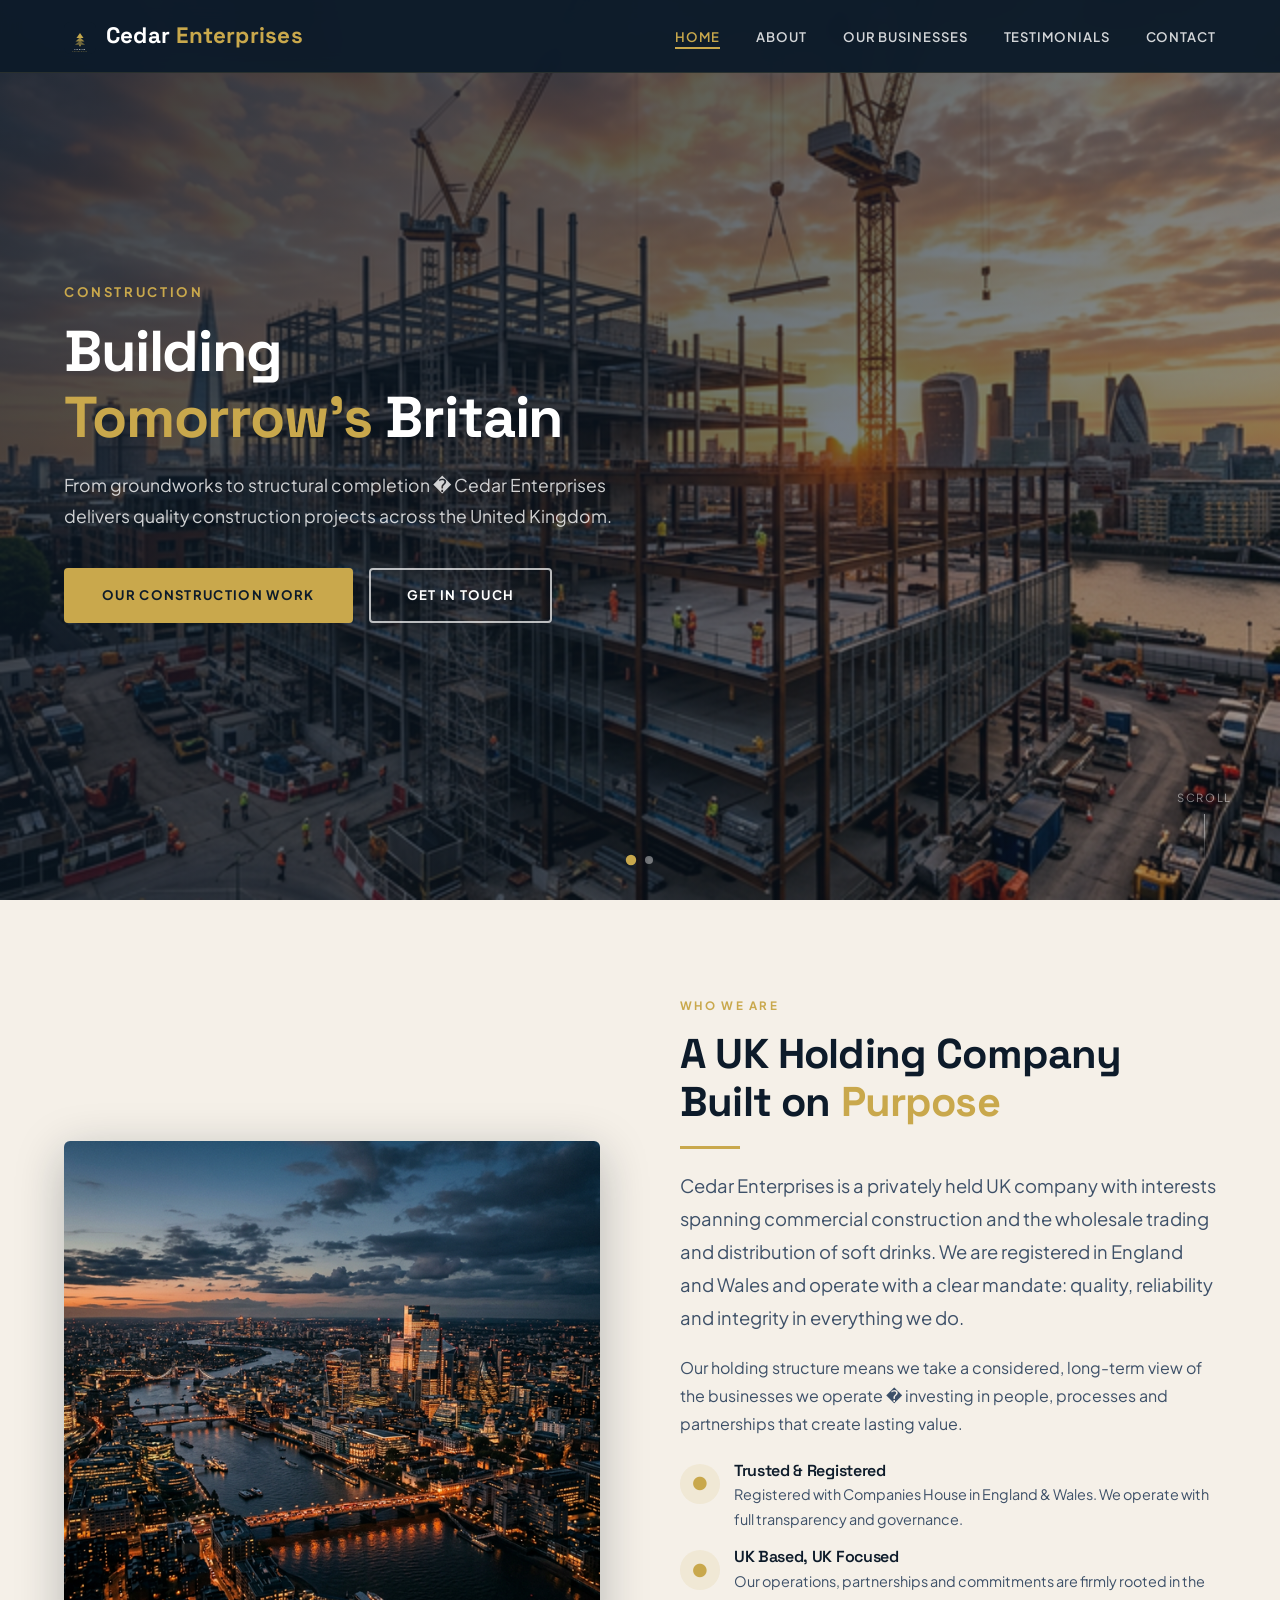
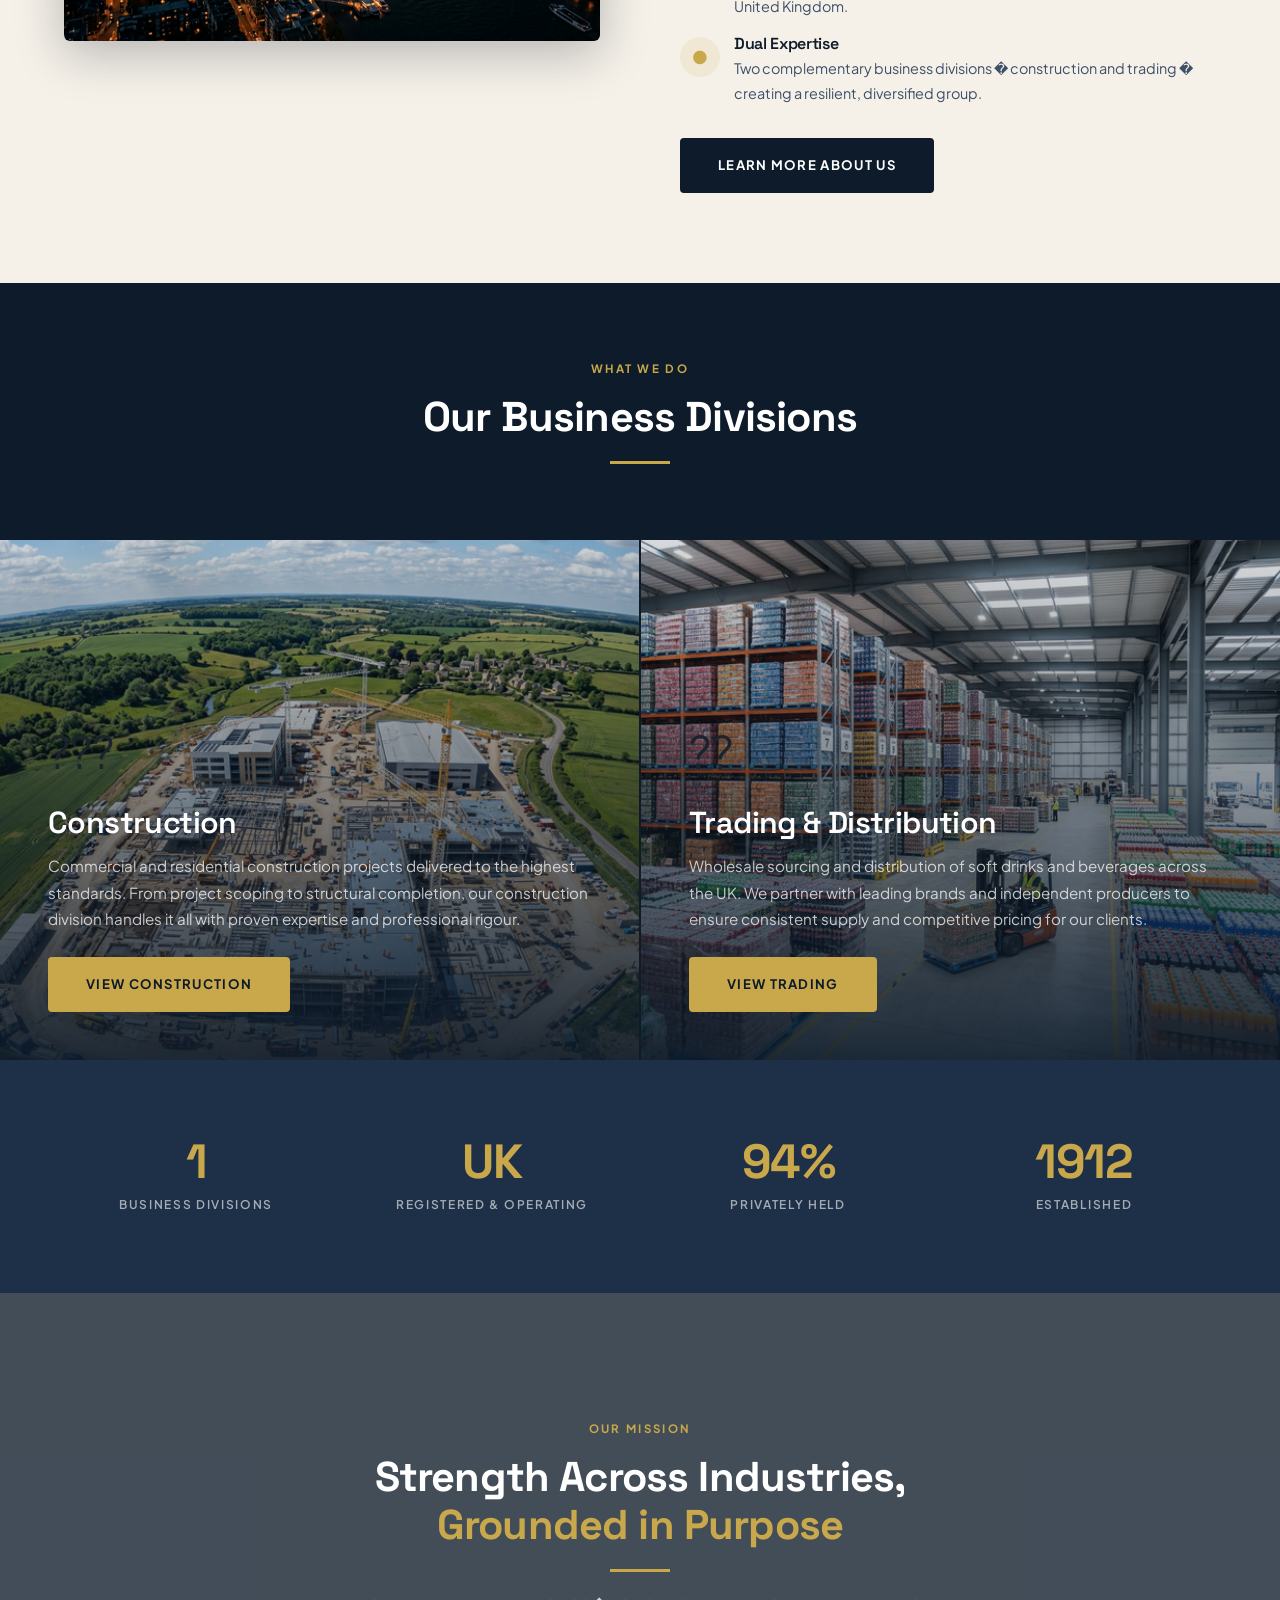
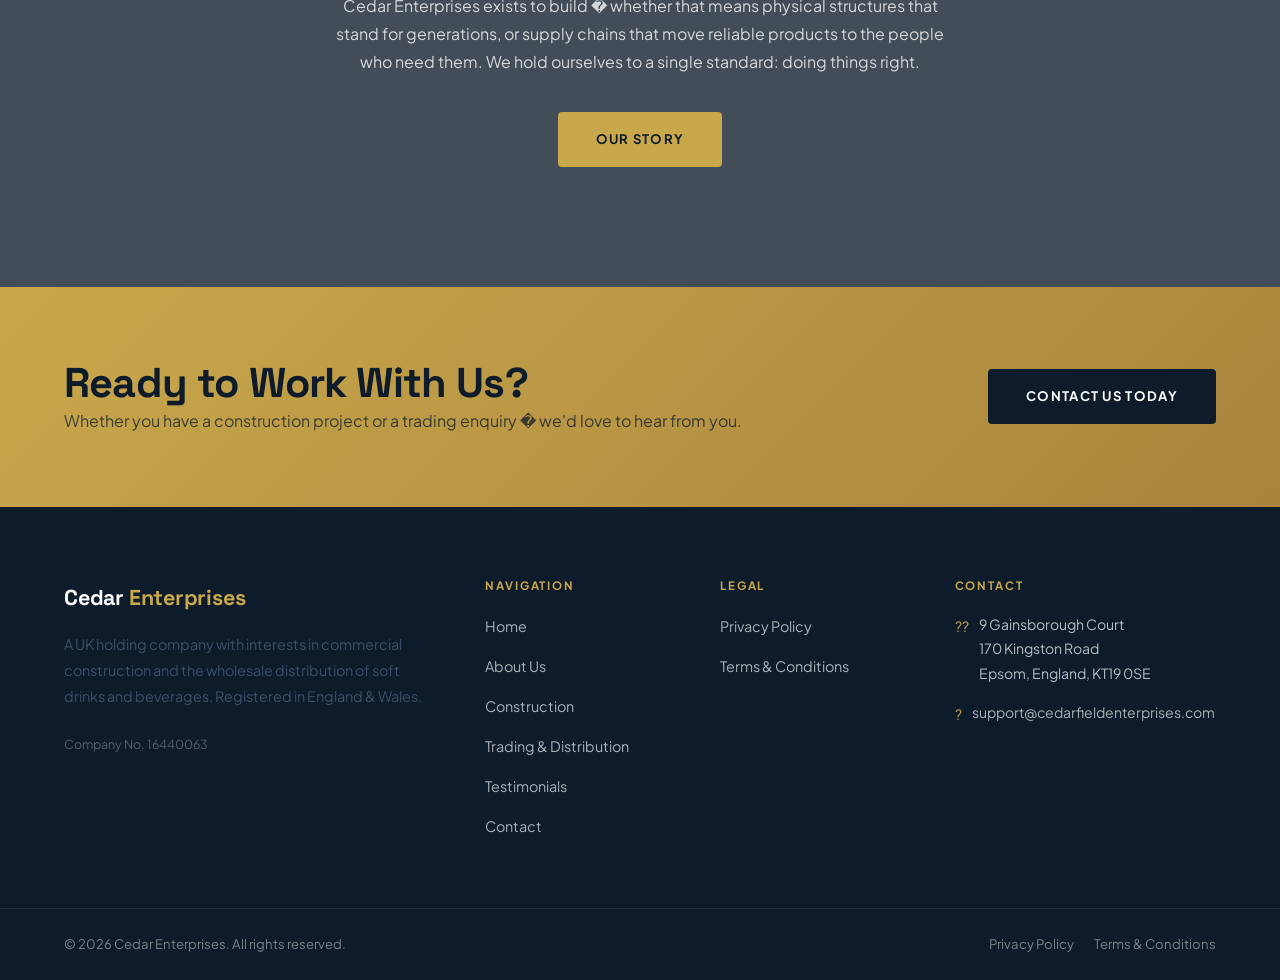
<file: index.html>
<!DOCTYPE html>
<html lang="en">
<head>
  <meta charset="UTF-8">
  <meta name="viewport" content="width=device-width, initial-scale=1.0">
  <title>Cedar Enterprises � Holding Company | Construction & Trading</title>
  <meta name="description" content="Cedar Enterprises is a UK-based holding company operating across construction and soft drinks trading. Registered in England &amp; Wales.">
  <link rel="icon" href="images/logo.svg" type="image/svg+xml"><link rel="icon" href="images/favicon.ico" type="image/x-icon">
  <link rel="preconnect" href="https://fonts.googleapis.com">
  <link rel="preconnect" href="https://fonts.gstatic.com" crossorigin>
  <link href="https://fonts.googleapis.com/css2?family=Space+Grotesk:wght@400;500;600;700&family=Plus+Jakarta+Sans:ital,wght@0,300;0,400;0,500;0,600;0,700;1,400&display=swap" rel="stylesheet">
  <link rel="stylesheet" href="css/cedar.css">
</head>
<body>

  <!-- PRELOADER -->
  <div class="preloader" id="preloader">
    <div class="preloader-brand">Cedar <span>Enterprises</span></div>
    <div class="preloader-bar"><div class="preloader-bar-inner"></div></div>
  </div>

  <!-- MOBILE NAV OVERLAY -->
  <div class="mobile-nav-overlay" id="mobileNav">
    <button class="mobile-nav-close" id="mobileNavClose">&times;</button>
    <a href="index.html">Home</a>
    <a href="about.html">About</a>
    <a href="construction.html">Construction</a>
    <a href="trading.html">Trading</a>
    <a href="testimonials.html">Testimonials</a>
    <a href="contact.html">Contact</a>
  </div>

  <!-- HEADER -->
  <header class="site-header" id="siteHeader">
    <div class="container">
      <nav class="nav-inner">
        <a href="index.html" class="brand"><img src="images/logo.svg" alt="Cedar Enterprises" style="width:32px;height:32px;border-radius:6px;vertical-align:middle;margin-right:10px;display:inline-block;">Cedar <span>Enterprises</span></a>
        <ul class="nav-links">
          <li><a href="index.html" class="active">Home</a></li>
          <li><a href="about.html">About</a></li>
          <li class="nav-item">
            <a href="#">Our Businesses</a>
            <div class="nav-dropdown">
              <a href="construction.html">Construction</a>
              <a href="trading.html">Trading & Distribution</a>
            </div>
          </li>
          <li><a href="testimonials.html">Testimonials</a></li>
          <li><a href="contact.html">Contact</a></li>
        </ul>
        <button class="nav-toggle" id="navToggle" aria-label="Open menu">
          <span></span><span></span><span></span>
        </button>
      </nav>
    </div>
  </header>

  <!-- HERO SLIDER -->
  <section class="hero" id="hero" aria-label="Hero banner">
    <!-- Slide 1: Construction -->
    <div class="hero-slide active" id="slide0">
      <div class="hero-bg" style="background-image: url('images/hero_construction.png');"></div>
      <div class="hero-overlay"></div>
      <div class="hero-content container">
        <div class="hero-text">
          <span class="section-eyebrow">Construction</span>
          <h1>Building<br><em>Tomorrow's</em> Britain</h1>
          <p>From groundworks to structural completion � Cedar Enterprises delivers quality construction projects across the United Kingdom.</p>
          <div class="hero-btns">
            <a href="construction.html" class="btn btn-gold">Our Construction Work</a>
            <a href="contact.html" class="btn btn-outline-white">Get in Touch</a>
          </div>
        </div>
      </div>
    </div>
    <!-- Slide 2: Trading -->
    <div class="hero-slide" id="slide1">
      <div class="hero-bg" style="background-image: url('images/hero_trading.png');"></div>
      <div class="hero-overlay"></div>
      <div class="hero-content container">
        <div class="hero-text">
          <span class="section-eyebrow">Trading &amp; Distribution</span>
          <h1>Delivering<br><em>Quality</em> at Scale</h1>
          <p>Wholesale sourcing and nationwide distribution of premium soft drinks � Cedar Enterprises connects leading brands with retailers and hospitality partners across the UK.</p>
          <div class="hero-btns">
            <a href="trading.html" class="btn btn-gold">Our Trading Division</a>
            <a href="contact.html" class="btn btn-outline-white">Get in Touch</a>
          </div>
        </div>
      </div>
    </div>
    <!-- Dots -->
    <div class="hero-dots" role="tablist" aria-label="Hero slides">
      <button class="hero-dot active" data-slide="0" aria-label="Slide 1" role="tab"></button>
      <button class="hero-dot" data-slide="1" aria-label="Slide 2" role="tab"></button>
    </div>
    <!-- Scroll cue -->
    <div class="scroll-cue" aria-hidden="true">
      <span>Scroll</span>
      <div class="scroll-line"></div>
    </div>
  </section>

  <!-- ABOUT INTRO -->
  <section class="section about-intro" id="about-intro">
    <div class="container">
      <div class="about-intro-grid">
        <div class="about-intro-img fade-in">
          <img src="images/about_parallax.png" alt="Cedar Enterprises � professional and trusted">
        </div>
        <div class="fade-up">
          <span class="section-eyebrow">Who We Are</span>
          <h2>A UK Holding Company Built on <em>Purpose</em></h2>
          <div class="divider-gold"></div>
          <p class="lead">Cedar Enterprises is a privately held UK company with interests spanning commercial construction and the wholesale trading and distribution of soft drinks. We are registered in England and Wales and operate with a clear mandate: quality, reliability and integrity in everything we do.</p>
          <p>Our holding structure means we take a considered, long-term view of the businesses we operate � investing in people, processes and partnerships that create lasting value.</p>
          <div class="value-list">
            <div class="value-item">
              <div class="value-icon">&#9679;</div>
              <div>
                <h5>Trusted &amp; Registered</h5>
                <p>Registered with Companies House in England &amp; Wales. We operate with full transparency and governance.</p>
              </div>
            </div>
            <div class="value-item">
              <div class="value-icon">&#9679;</div>
              <div>
                <h5>UK Based, UK Focused</h5>
                <p>Our operations, partnerships and commitments are firmly rooted in the United Kingdom.</p>
              </div>
            </div>
            <div class="value-item">
              <div class="value-icon">&#9679;</div>
              <div>
                <h5>Dual Expertise</h5>
                <p>Two complementary business divisions � construction and trading � creating a resilient, diversified group.</p>
              </div>
            </div>
          </div>
          <a href="about.html" class="btn btn-navy mt-32">Learn More About Us</a>
        </div>
      </div>
    </div>
  </section>

  <!-- OUR DIVISIONS -->
  <section class="divisions" id="divisions" aria-label="Our business divisions">
    <div style="text-align:center; padding: 70px 0 56px; background: var(--navy);">
      <span class="section-eyebrow">What We Do</span>
      <h2 style="color: var(--white);">Our Business Divisions</h2>
      <div class="divider-gold centered"></div>
    </div>
    <div class="divisions-grid">
      <div class="division-card">
        <div class="division-card-bg" style="background-image: url('images/construction_aerial.png');"></div>
        <div class="division-overlay"></div>
        <div class="division-content fade-up">
          <span class="division-icon">???</span>
          <h3>Construction</h3>
          <p>Commercial and residential construction projects delivered to the highest standards. From project scoping to structural completion, our construction division handles it all with proven expertise and professional rigour.</p>
          <a href="construction.html" class="btn btn-gold">View Construction</a>
        </div>
      </div>
      <div class="division-card">
        <div class="division-card-bg" style="background-image: url('images/trading_warehouse.png');"></div>
        <div class="division-overlay"></div>
        <div class="division-content fade-up">
          <span class="division-icon">??</span>
          <h3>Trading &amp; Distribution</h3>
          <p>Wholesale sourcing and distribution of soft drinks and beverages across the UK. We partner with leading brands and independent producers to ensure consistent supply and competitive pricing for our clients.</p>
          <a href="trading.html" class="btn btn-gold">View Trading</a>
        </div>
      </div>
    </div>
  </section>

  <!-- STATS STRIP -->
  <section class="stats-strip" aria-label="Company statistics">
    <div class="container">
      <div class="stats-grid">
        <div class="stat-item fade-up">
          <div class="stat-number">2</div>
          <div class="stat-label">Business Divisions</div>
        </div>
        <div class="stat-item fade-up">
          <div class="stat-number">UK</div>
          <div class="stat-label">Registered &amp; Operating</div>
        </div>
        <div class="stat-item fade-up">
          <div class="stat-number">100%</div>
          <div class="stat-label">Privately Held</div>
        </div>
        <div class="stat-item fade-up">
          <div class="stat-number">2025</div>
          <div class="stat-label">Established</div>
        </div>
      </div>
    </div>
  </section>

  <!-- PARALLAX / MISSION -->
  <section class="parallax-section" style="background-image: url('images/about_parallax.png');" aria-label="Our mission">
    <div class="parallax-content container text-center">
      <span class="section-eyebrow">Our Mission</span>
      <h2 style="color:var(--white); max-width:700px; margin: 0 auto 20px;">Strength Across Industries, <em>Grounded in Purpose</em></h2>
      <div class="divider-gold centered"></div>
      <p style="color:rgba(255,255,255,0.78); max-width:640px; margin: 0 auto 36px;">Cedar Enterprises exists to build � whether that means physical structures that stand for generations, or supply chains that move reliable products to the people who need them. We hold ourselves to a single standard: doing things right.</p>
      <a href="about.html" class="btn btn-gold">Our Story</a>
    </div>
  </section>

  <!-- CTA STRIP -->
  <section class="cta-strip" aria-label="Contact call to action">
    <div class="container">
      <div class="cta-inner">
        <div>
          <h2>Ready to Work With Us?</h2>
          <p>Whether you have a construction project or a trading enquiry � we'd love to hear from you.</p>
        </div>
        <a href="contact.html" class="btn btn-navy">Contact Us Today</a>
      </div>
    </div>
  </section>

  <!-- FOOTER -->
  <footer class="site-footer">
    <div class="footer-top">
      <div class="container">
        <div class="footer-grid">
          <div>
            <div class="footer-brand">Cedar <span>Enterprises</span></div>
            <p class="footer-desc">A UK holding company with interests in commercial construction and the wholesale distribution of soft drinks and beverages. Registered in England &amp; Wales.</p>
            <p class="company-number">Company No. 16440063</p>
          </div>
          <div class="footer-col">
            <h5>Navigation</h5>
            <ul>
              <li><a href="index.html">Home</a></li>
              <li><a href="about.html">About Us</a></li>
              <li><a href="construction.html">Construction</a></li>
              <li><a href="trading.html">Trading &amp; Distribution</a></li>
              <li><a href="testimonials.html">Testimonials</a></li>
              <li><a href="contact.html">Contact</a></li>
            </ul>
          </div>
          <div class="footer-col">
            <h5>Legal</h5>
            <ul>
              <li><a href="privacy.html">Privacy Policy</a></li>
              <li><a href="terms.html">Terms &amp; Conditions</a></li>
            </ul>
          </div>
          <div class="footer-col">
            <h5>Contact</h5>
            <div class="footer-contact-item">
              <span class="icon">??</span>
              <span>9 Gainsborough Court<br>170 Kingston Road<br>Epsom, England, KT19 0SE</span>
            </div>
            <div class="footer-contact-item">
              <span class="icon">?</span>
              <a href="mailto:support@cedarfieldenterprises.com" style="color:rgba(255,255,255,0.65);">support@cedarfieldenterprises.com</a>
            </div>
          </div>
        </div>
      </div>
    </div>
    <div class="container">
      <div class="footer-bottom">
        <p>&copy; <span id="year"></span> Cedar Enterprises. All rights reserved.</p>
        <div class="footer-legal-links">
          <a href="privacy.html">Privacy Policy</a>
          <a href="terms.html">Terms &amp; Conditions</a>
        </div>
      </div>
    </div>
  </footer>

  <script src="js/cedar.js"></script>
</body>
</html>
</file>
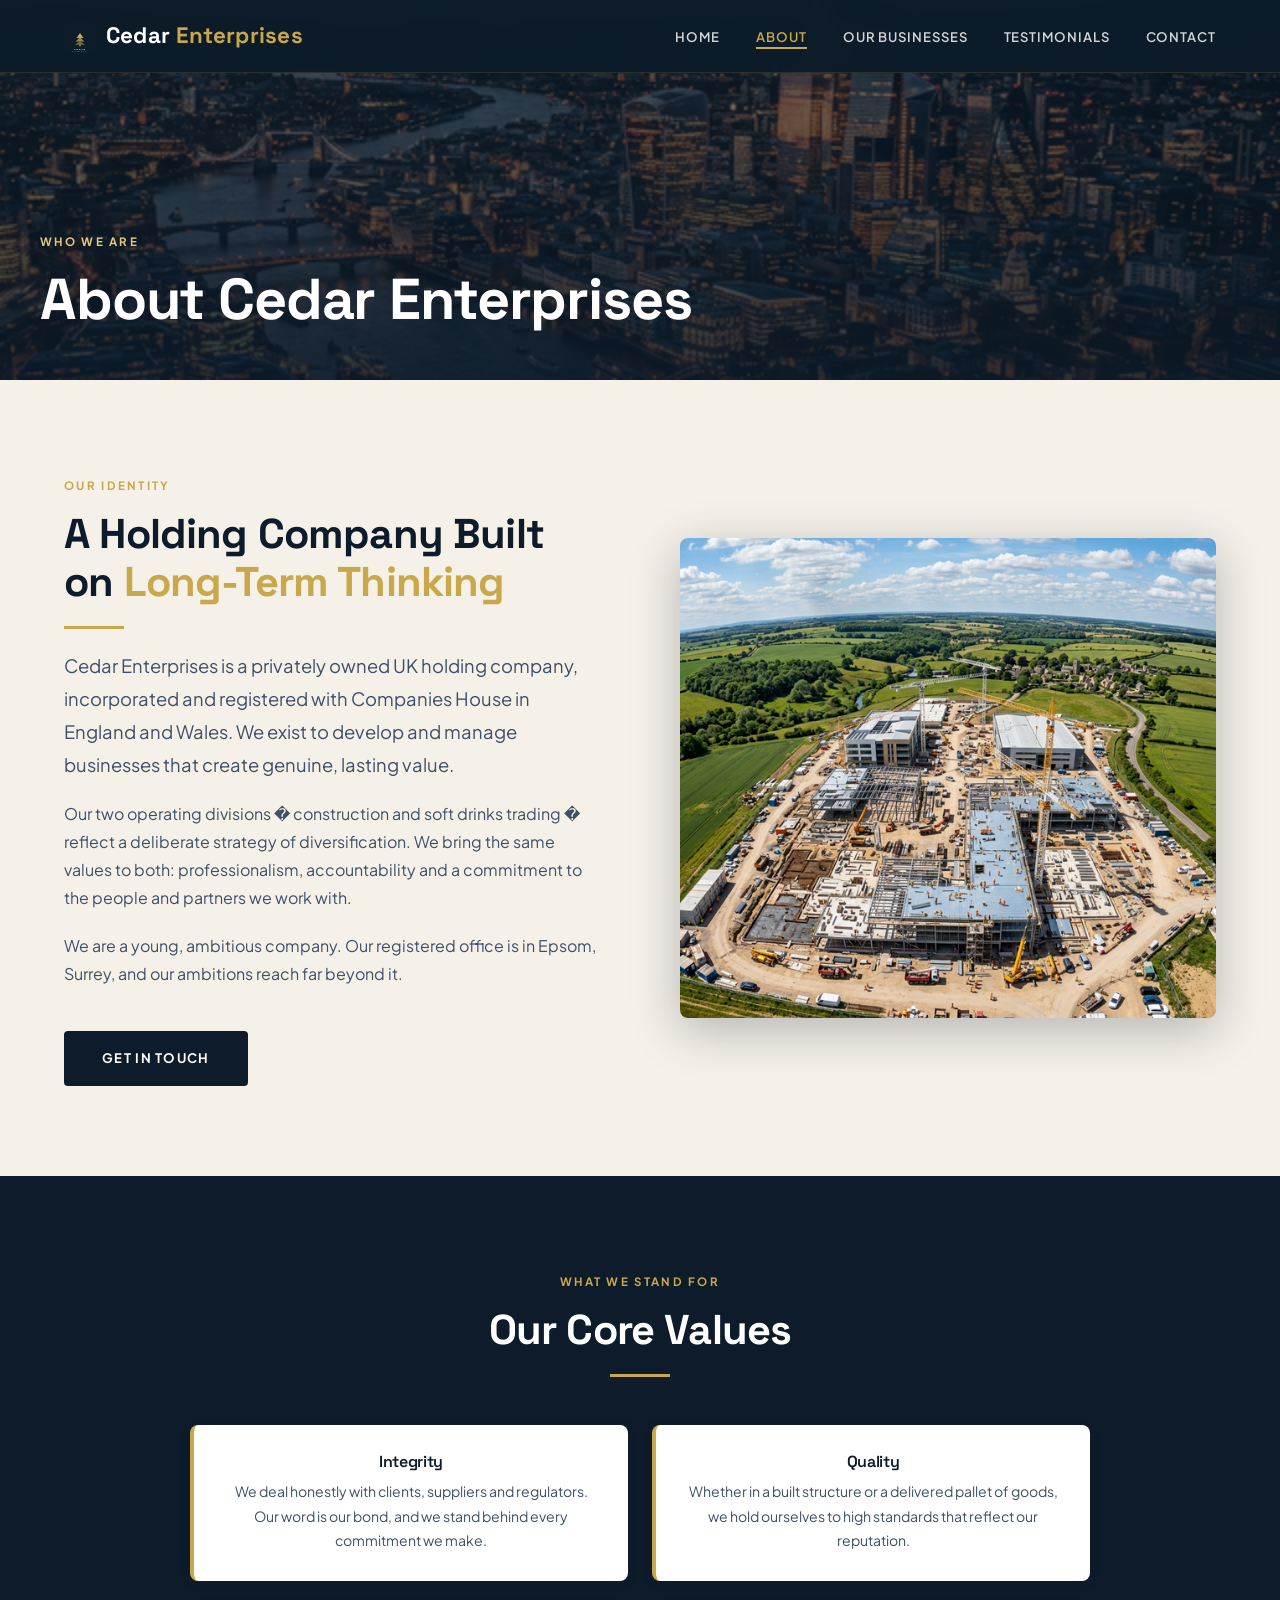
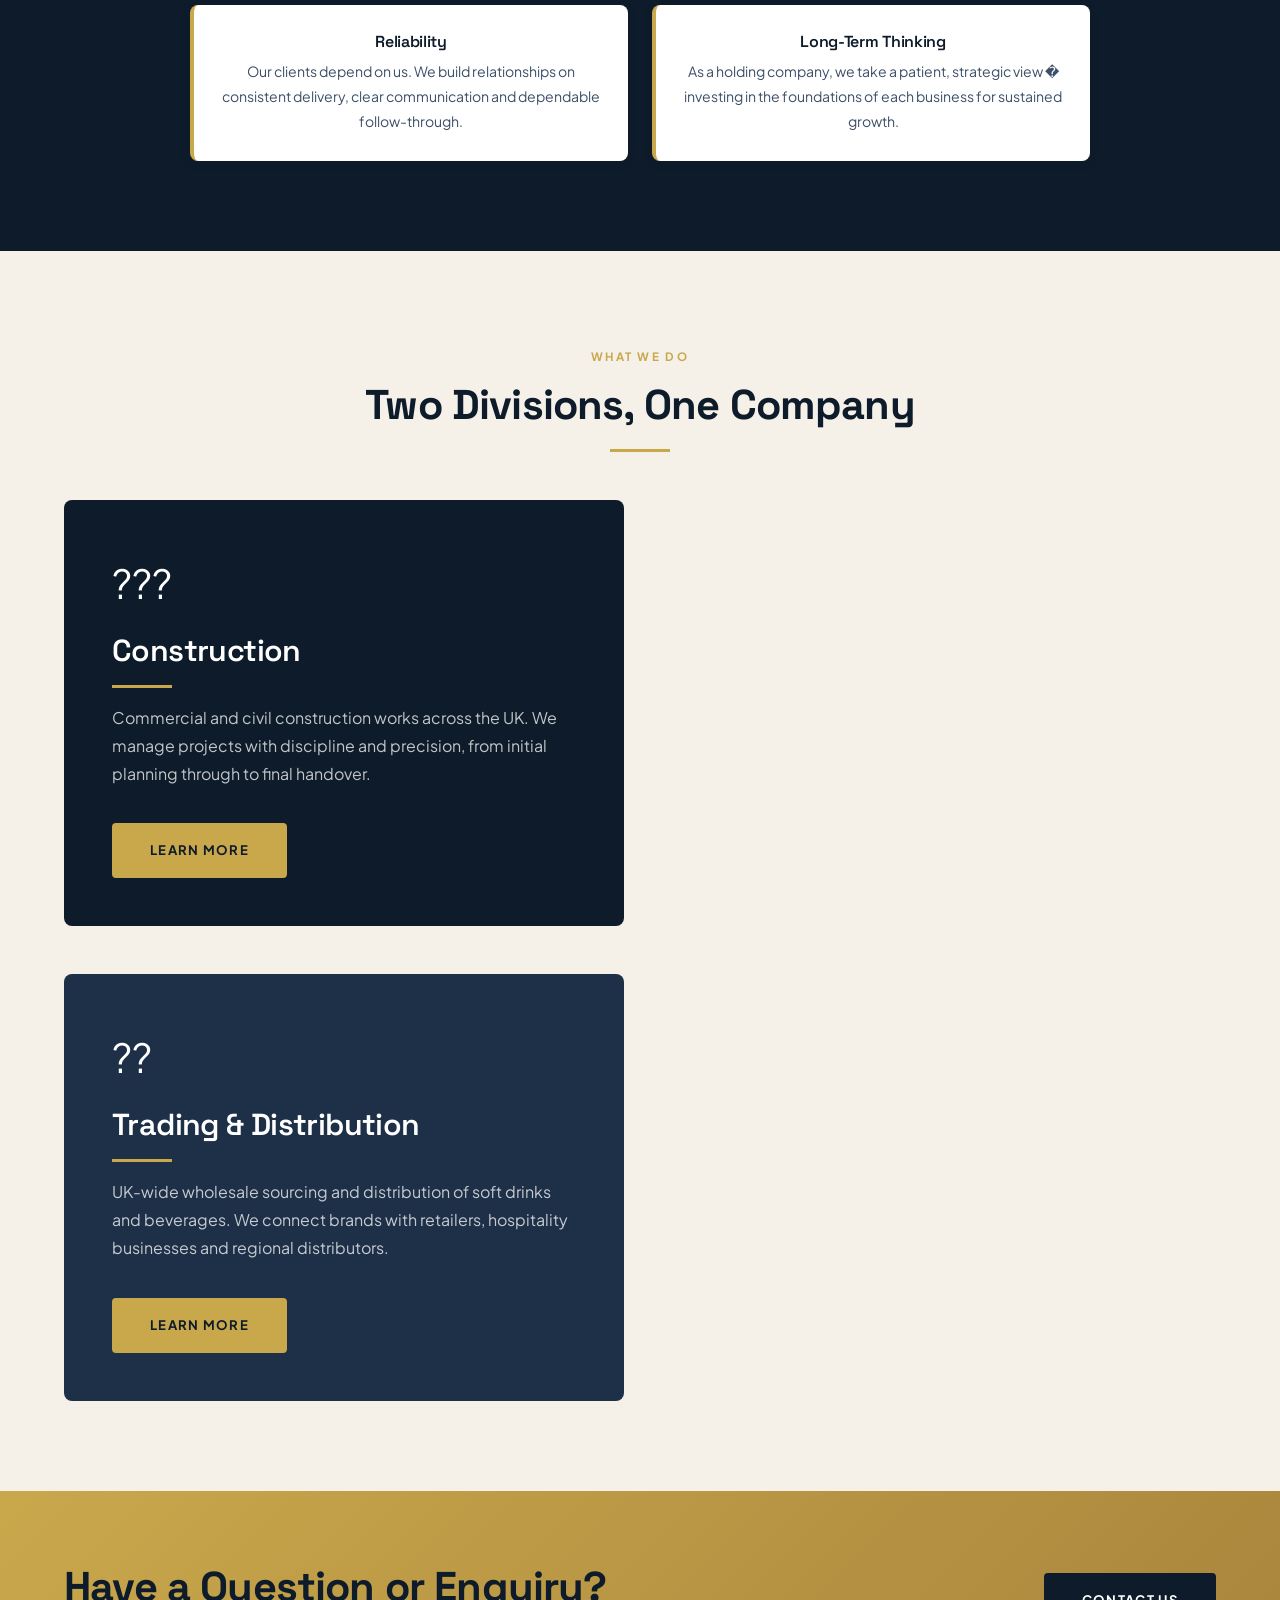
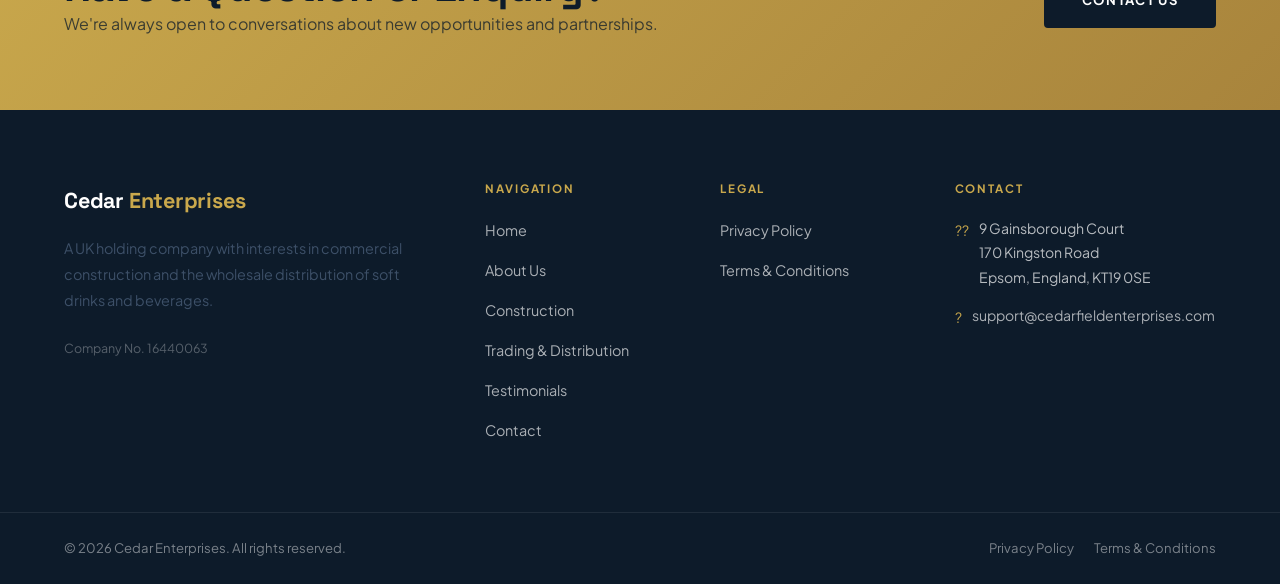
<file: about.html>
<!DOCTYPE html>
<html lang="en">

<head>
    <meta charset="UTF-8">
    <meta name="viewport" content="width=device-width, initial-scale=1.0">
    <title>About Us � Cedar Enterprises</title>
    <meta name="description"
        content="Learn about Cedar Enterprises � a UK-registered holding company with operations in construction and soft drinks trading.">
    <link rel="icon" href="images/logo.svg" type="image/svg+xml"><link rel="icon" href="images/favicon.ico" type="image/x-icon">
    <link rel="preconnect" href="https://fonts.googleapis.com">
    <link rel="preconnect" href="https://fonts.gstatic.com" crossorigin>
    <link
        href="https://fonts.googleapis.com/css2?family=Space+Grotesk:wght@400;500;600;700&family=Plus+Jakarta+Sans:ital,wght@0,300;0,400;0,500;0,600;0,700;1,400&display=swap"
        rel="stylesheet">
    <link rel="stylesheet" href="css/cedar.css">
</head>

<body>

    <!-- MOBILE NAV -->
    <div class="mobile-nav-overlay" id="mobileNav">
        <button class="mobile-nav-close" id="mobileNavClose">&times;</button>
        <a href="index.html">Home</a>
        <a href="about.html">About</a>
        <a href="construction.html">Construction</a>
        <a href="trading.html">Trading</a>
        <a href="testimonials.html">Testimonials</a>
        <a href="contact.html">Contact</a>
    </div>

    <!-- HEADER -->
    <header class="site-header" id="siteHeader">
        <div class="container">
            <nav class="nav-inner">
                <a href="index.html" class="brand"><img src="images/logo.svg" alt="Cedar Enterprises" style="width:32px;height:32px;border-radius:6px;vertical-align:middle;margin-right:10px;display:inline-block;">Cedar <span>Enterprises</span></a>
                <ul class="nav-links">
                    <li><a href="index.html">Home</a></li>
                    <li><a href="about.html" class="active">About</a></li>
                    <li class="nav-item">
                        <a href="#">Our Businesses</a>
                        <div class="nav-dropdown">
                            <a href="construction.html">Construction</a>
                            <a href="trading.html">Trading & Distribution</a>
                        </div>
                    </li>
                    <li><a href="testimonials.html">Testimonials</a></li>
                    <li><a href="contact.html">Contact</a></li>
                </ul>
                <button class="nav-toggle" id="navToggle" aria-label="Open menu">
                    <span></span><span></span><span></span>
                </button>
            </nav>
        </div>
    </header>

    <!-- PAGE BANNER -->
    <div class="page-banner" style="background-image: url('images/about_parallax.png'); padding-top: 72px;">
        <div class="page-banner-overlay"></div>
        <div class="page-banner-content container">
            <span class="section-eyebrow">Who We Are</span>
            <h1>About Cedar Enterprises</h1>
        </div>
    </div>

    <!-- MISSION -->
    <section class="section about-mission">
        <div class="container">
            <div class="about-split">
                <div class="fade-up">
                    <span class="section-eyebrow">Our Identity</span>
                    <h2>A Holding Company Built on <em>Long-Term Thinking</em></h2>
                    <div class="divider-gold"></div>
                    <p class="lead">Cedar Enterprises is a privately owned UK holding company, incorporated and
                        registered with Companies House in England and Wales. We exist to develop and manage businesses
                        that create genuine, lasting value.</p>
                    <p>Our two operating divisions � construction and soft drinks trading � reflect a deliberate
                        strategy of diversification. We bring the same values to both: professionalism, accountability
                        and a commitment to the people and partners we work with.</p>
                    <p>We are a young, ambitious company. Our registered office is in Epsom, Surrey, and our ambitions
                        reach far beyond it.</p>
                    <a href="contact.html" class="btn btn-navy mt-24">Get in Touch</a>
                </div>
                <div class="about-img-wrap fade-in">
                    <img src="images/construction_aerial.png" alt="Cedar Enterprises construction project aerial view">
                </div>
            </div>
        </div>
    </section>

    <!-- VALUES -->
    <section class="section bg-navy">
        <div class="container text-center">
            <span class="section-eyebrow">What We Stand For</span>
            <h2 style="color:var(--white);">Our Core Values</h2>
            <div class="divider-gold centered"></div>
            <div class="about-values-grid mt-48" style="max-width:900px; margin-left:auto; margin-right:auto;">
                <div class="about-value-card fade-up">
                    <h5>Integrity</h5>
                    <p>We deal honestly with clients, suppliers and regulators. Our word is our bond, and we stand
                        behind every commitment we make.</p>
                </div>
                <div class="about-value-card fade-up">
                    <h5>Quality</h5>
                    <p>Whether in a built structure or a delivered pallet of goods, we hold ourselves to high standards
                        that reflect our reputation.</p>
                </div>
                <div class="about-value-card fade-up">
                    <h5>Reliability</h5>
                    <p>Our clients depend on us. We build relationships on consistent delivery, clear communication and
                        dependable follow-through.</p>
                </div>
                <div class="about-value-card fade-up">
                    <h5>Long-Term Thinking</h5>
                    <p>As a holding company, we take a patient, strategic view � investing in the foundations of each
                        business for sustained growth.</p>
                </div>
            </div>
        </div>
    </section>

    <!-- OUR DIVISIONS OVERVIEW -->
    <section class="section bg-off-white">
        <div class="container">
            <div class="text-center mb-48">
                <span class="section-eyebrow">What We Do</span>
                <h2>Two Divisions, One Company</h2>
                <div class="divider-gold centered"></div>
            </div>
            <div class="row row-lg align-center">
                <div class="col-half fade-up"
                    style="background: var(--navy); border-radius:8px; padding:48px; color:var(--white);">
                    <span style="font-size:2.5rem; display:block; margin-bottom:16px;">???</span>
                    <h3 style="color:var(--white);">Construction</h3>
                    <div class="divider-gold" style="margin: 16px 0;"></div>
                    <p style="color:rgba(255,255,255,0.75);">Commercial and civil construction works across the UK. We
                        manage projects with discipline and precision, from initial planning through to final handover.
                    </p>
                    <a href="construction.html" class="btn btn-gold mt-16">Learn More</a>
                </div>
                <div class="col-half fade-up"
                    style="background: var(--navy-mid); border-radius:8px; padding:48px; color:var(--white);">
                    <span style="font-size:2.5rem; display:block; margin-bottom:16px;">??</span>
                    <h3 style="color:var(--white);">Trading &amp; Distribution</h3>
                    <div class="divider-gold" style="margin: 16px 0;"></div>
                    <p style="color:rgba(255,255,255,0.75);">UK-wide wholesale sourcing and distribution of soft drinks
                        and beverages. We connect brands with retailers, hospitality businesses and regional
                        distributors.</p>
                    <a href="trading.html" class="btn btn-gold mt-16">Learn More</a>
                </div>
            </div>
        </div>
    </section>

    <!-- CTA -->
    <section class="cta-strip">
        <div class="container">
            <div class="cta-inner">
                <div>
                    <h2>Have a Question or Enquiry?</h2>
                    <p>We're always open to conversations about new opportunities and partnerships.</p>
                </div>
                <a href="contact.html" class="btn btn-navy">Contact Us</a>
            </div>
        </div>
    </section>

    <!-- FOOTER -->
    <footer class="site-footer">
        <div class="footer-top">
            <div class="container">
                <div class="footer-grid">
                    <div>
                        <div class="footer-brand">Cedar <span>Enterprises</span></div>
                        <p class="footer-desc">A UK holding company with interests in commercial construction and the
                            wholesale distribution of soft drinks and beverages.</p>
                        <p class="company-number">Company No. 16440063</p>
                    </div>
                    <div class="footer-col">
                        <h5>Navigation</h5>
                        <ul>
                            <li><a href="index.html">Home</a></li>
                            <li><a href="about.html">About Us</a></li>
                            <li><a href="construction.html">Construction</a></li>
                            <li><a href="trading.html">Trading &amp; Distribution</a></li>
                            <li><a href="testimonials.html">Testimonials</a></li>
                            <li><a href="contact.html">Contact</a></li>
                        </ul>
                    </div>
                    <div class="footer-col">
                        <h5>Legal</h5>
                        <ul>
                            <li><a href="privacy.html">Privacy Policy</a></li>
                            <li><a href="terms.html">Terms &amp; Conditions</a></li>
                        </ul>
                    </div>
                    <div class="footer-col">
                        <h5>Contact</h5>
                        <div class="footer-contact-item">
                            <span class="icon">??</span>
                            <span>9 Gainsborough Court<br>170 Kingston Road<br>Epsom, England, KT19 0SE</span>
                        </div>
                        <div class="footer-contact-item">
                            <span class="icon">?</span>
                            <a href="mailto:support@cedarfieldenterprises.com"
                                style="color:rgba(255,255,255,0.65);">support@cedarfieldenterprises.com</a>
                        </div>
                    </div>
                </div>
            </div>
        </div>
        <div class="container">
            <div class="footer-bottom">
                <p>&copy; <span id="year"></span> Cedar Enterprises. All rights reserved.</p>
                <div class="footer-legal-links">
                    <a href="privacy.html">Privacy Policy</a>
                    <a href="terms.html">Terms &amp; Conditions</a>
                </div>
            </div>
        </div>
    </footer>

    <script src="js/cedar.js"></script>
</body>

</html>
</file>
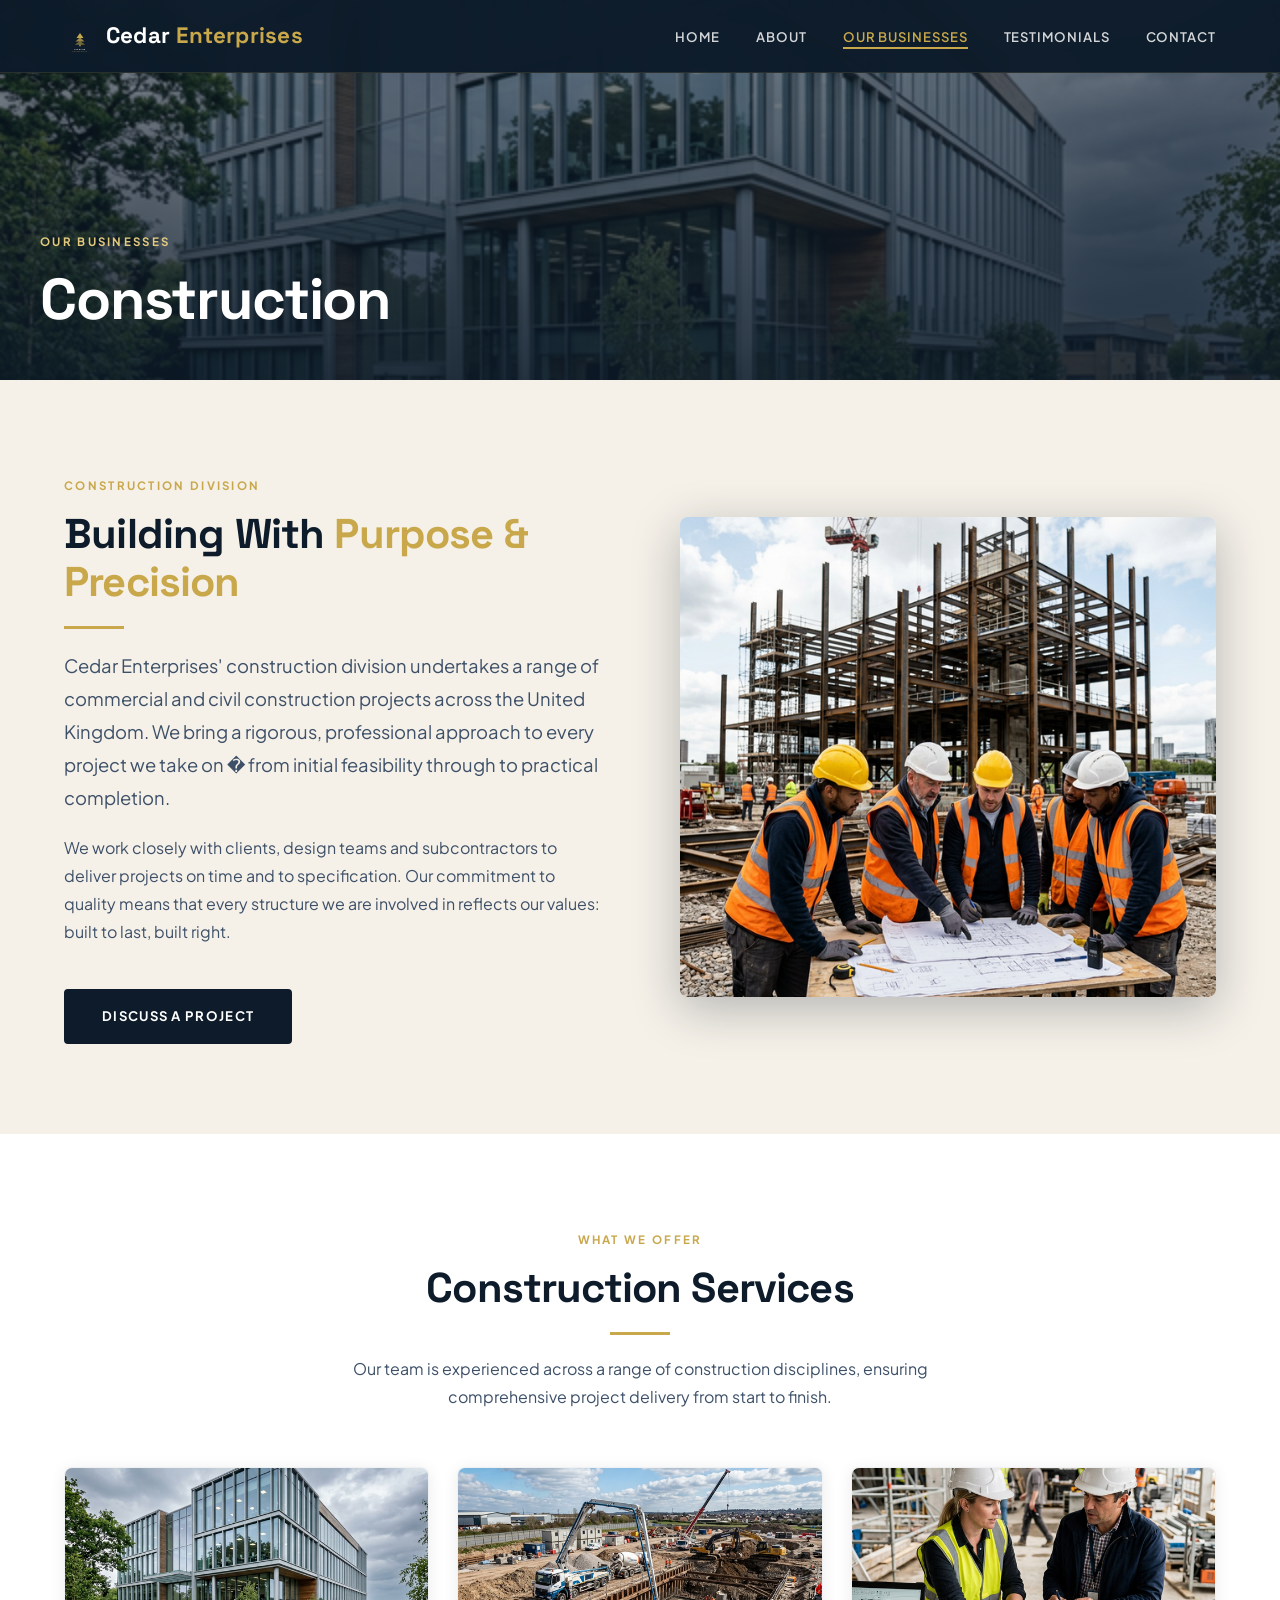
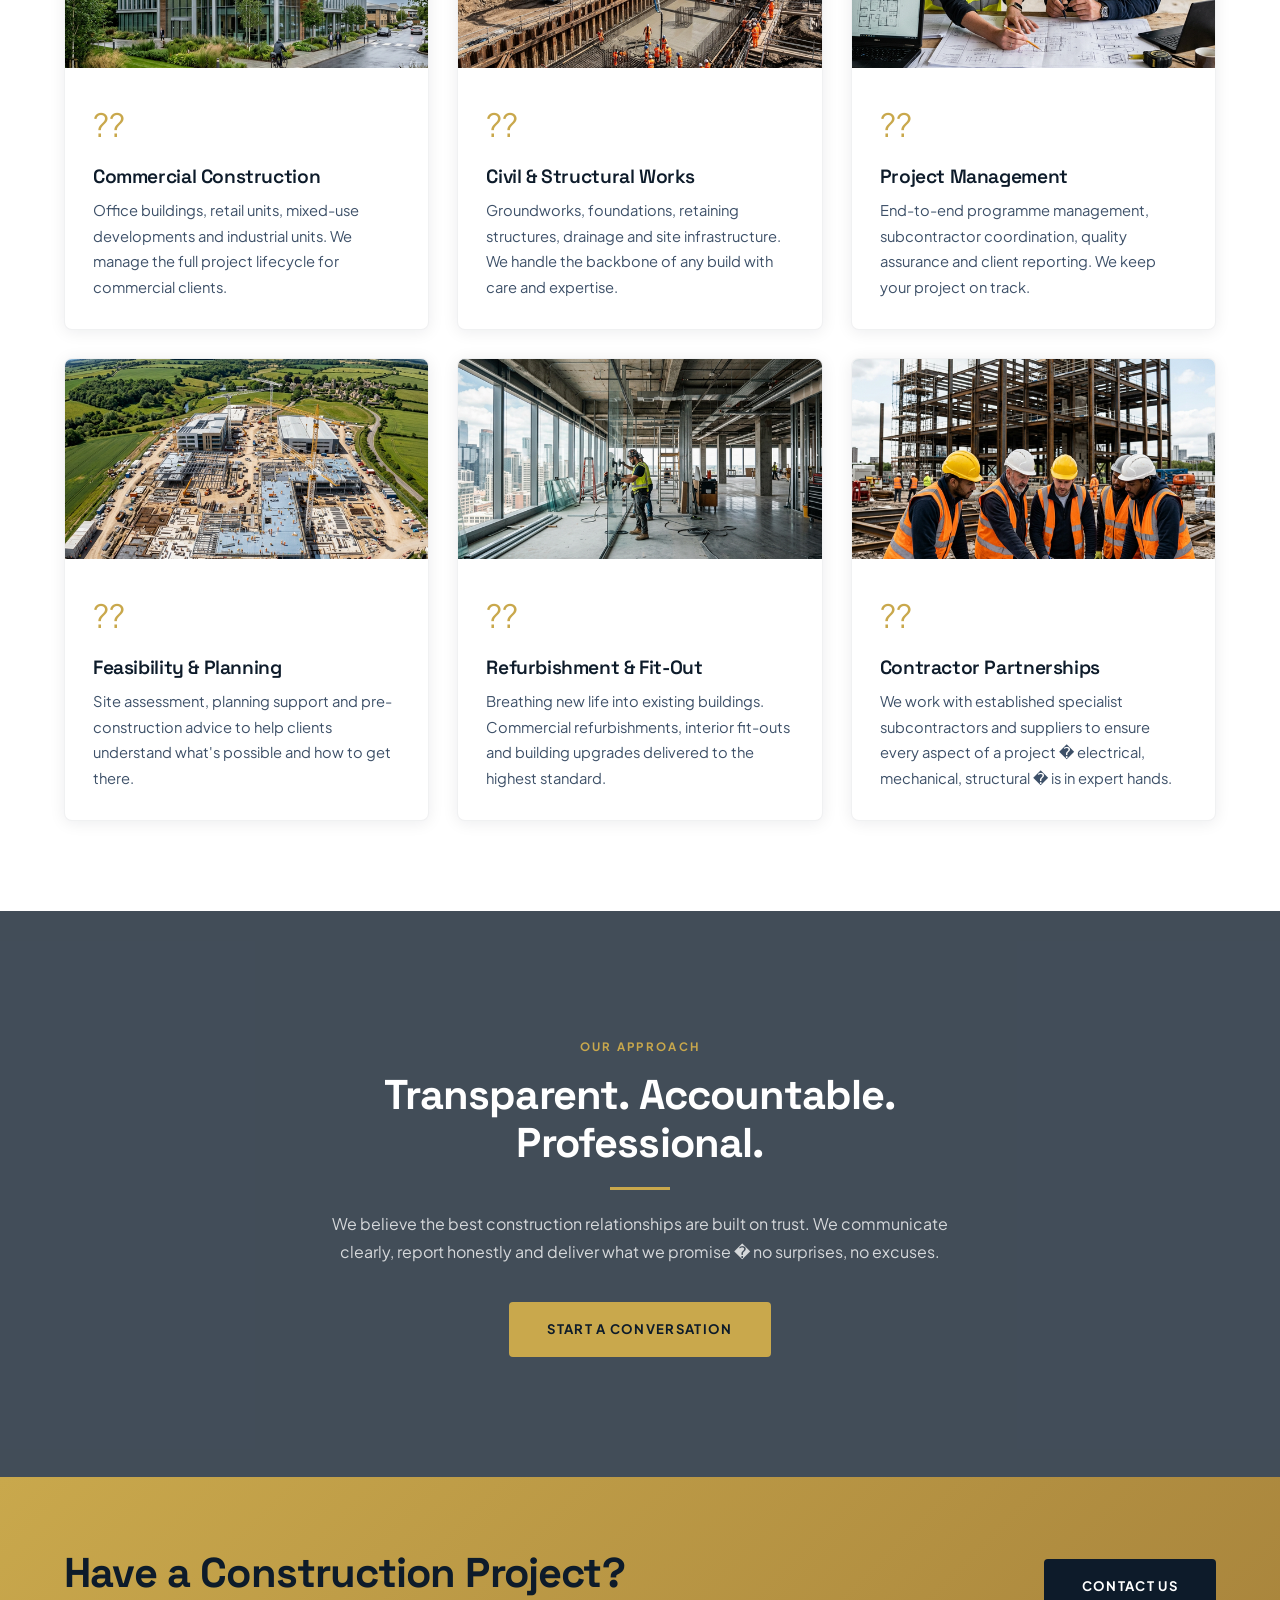
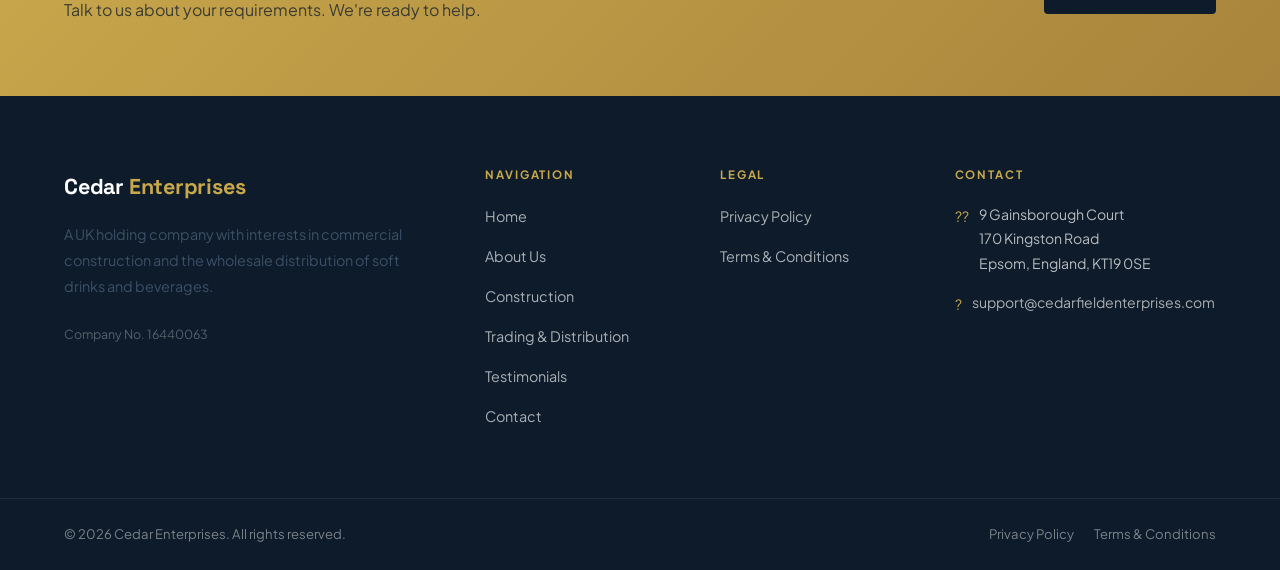
<file: construction.html>
<!DOCTYPE html>
<html lang="en">

<head>
    <meta charset="UTF-8">
    <meta name="viewport" content="width=device-width, initial-scale=1.0">
    <title>Construction � Cedar Enterprises</title>
    <meta name="description"
        content="Cedar Enterprises Construction division � commercial and civil construction projects across the United Kingdom.">
    <link rel="icon" href="images/logo.svg" type="image/svg+xml"><link rel="icon" href="images/favicon.ico" type="image/x-icon">
    <link rel="preconnect" href="https://fonts.googleapis.com">
    <link rel="preconnect" href="https://fonts.gstatic.com" crossorigin>
    <link
        href="https://fonts.googleapis.com/css2?family=Space+Grotesk:wght@400;500;600;700&family=Plus+Jakarta+Sans:ital,wght@0,300;0,400;0,500;0,600;0,700;1,400&display=swap"
        rel="stylesheet">
    <link rel="stylesheet" href="css/cedar.css">
</head>

<body>

    <!-- MOBILE NAV -->
    <div class="mobile-nav-overlay" id="mobileNav">
        <button class="mobile-nav-close" id="mobileNavClose">&times;</button>
        <a href="index.html">Home</a>
        <a href="about.html">About</a>
        <a href="construction.html">Construction</a>
        <a href="trading.html">Trading</a>
        <a href="testimonials.html">Testimonials</a>
        <a href="contact.html">Contact</a>
    </div>

    <!-- HEADER -->
    <header class="site-header" id="siteHeader">
        <div class="container">
            <nav class="nav-inner">
                <a href="index.html" class="brand"><img src="images/logo.svg" alt="Cedar Enterprises" style="width:32px;height:32px;border-radius:6px;vertical-align:middle;margin-right:10px;display:inline-block;">Cedar <span>Enterprises</span></a>
                <ul class="nav-links">
                    <li><a href="index.html">Home</a></li>
                    <li><a href="about.html">About</a></li>
                    <li class="nav-item">
                        <a href="#" class="active">Our Businesses</a>
                        <div class="nav-dropdown">
                            <a href="construction.html" class="active">Construction</a>
                            <a href="trading.html">Trading & Distribution</a>
                        </div>
                    </li>
                    <li><a href="testimonials.html">Testimonials</a></li>
                    <li><a href="contact.html">Contact</a></li>
                </ul>
                <button class="nav-toggle" id="navToggle" aria-label="Open menu">
                    <span></span><span></span><span></span>
                </button>
            </nav>
        </div>
    </header>

    <!-- PAGE BANNER -->
    <div class="page-banner" style="background-image: url('images/construction_finished.png'); padding-top: 72px;">
        <div class="page-banner-overlay"></div>
        <div class="page-banner-content container">
            <span class="section-eyebrow">Our Businesses</span>
            <h1>Construction</h1>
        </div>
    </div>

    <!-- INTRO -->
    <section class="section bg-off-white">
        <div class="container">
            <div class="about-split">
                <div class="fade-up">
                    <span class="section-eyebrow">Construction Division</span>
                    <h2>Building With <em>Purpose &amp; Precision</em></h2>
                    <div class="divider-gold"></div>
                    <p class="lead">Cedar Enterprises' construction division undertakes a range of commercial and civil
                        construction projects across the United Kingdom. We bring a rigorous, professional approach to
                        every project we take on � from initial feasibility through to practical completion.</p>
                    <p>We work closely with clients, design teams and subcontractors to deliver projects on time and to
                        specification. Our commitment to quality means that every structure we are involved in reflects
                        our values: built to last, built right.</p>
                    <a href="contact.html" class="btn btn-navy mt-24">Discuss a Project</a>
                </div>
                <div class="about-img-wrap fade-in">
                    <img src="images/construction_workers.png"
                        alt="Cedar Enterprises construction site workers reviewing plans">
                </div>
            </div>
        </div>
    </section>

    <!-- SERVICES -->
    <section class="section bg-white">
        <div class="container">
            <div class="text-center mb-24 fade-up">
                <span class="section-eyebrow">What We Offer</span>
                <h2>Construction Services</h2>
                <div class="divider-gold centered"></div>
                <p style="max-width:600px; margin:0 auto;">Our team is experienced across a range of construction
                    disciplines, ensuring comprehensive project delivery from start to finish.</p>
            </div>
            <div class="service-cards">
                <div class="service-card fade-up">
                    <div class="service-card-img" style="background-image: url('images/construction_finished.png');">
                    </div>
                    <div class="service-card-body">
                        <span class="service-card-icon">??</span>
                        <h4>Commercial Construction</h4>
                        <p>Office buildings, retail units, mixed-use developments and industrial units. We manage the
                            full project lifecycle for commercial clients.</p>
                    </div>
                </div>
                <div class="service-card fade-up">
                    <div class="service-card-img" style="background-image: url('images/construction_civil.png');">
                    </div>
                    <div class="service-card-body">
                        <span class="service-card-icon">??</span>
                        <h4>Civil &amp; Structural Works</h4>
                        <p>Groundworks, foundations, retaining structures, drainage and site infrastructure. We handle
                            the backbone of any build with care and expertise.</p>
                    </div>
                </div>
                <div class="service-card fade-up">
                    <div class="service-card-img" style="background-image: url('images/construction_planning.png');">
                    </div>
                    <div class="service-card-body">
                        <span class="service-card-icon">??</span>
                        <h4>Project Management</h4>
                        <p>End-to-end programme management, subcontractor coordination, quality assurance and client
                            reporting. We keep your project on track.</p>
                    </div>
                </div>
                <div class="service-card fade-up">
                    <div class="service-card-img" style="background-image: url('images/construction_aerial.png');">
                    </div>
                    <div class="service-card-body">
                        <span class="service-card-icon">??</span>
                        <h4>Feasibility &amp; Planning</h4>
                        <p>Site assessment, planning support and pre-construction advice to help clients understand
                            what's possible and how to get there.</p>
                    </div>
                </div>
                <div class="service-card fade-up">
                    <div class="service-card-img" style="background-image: url('images/construction_fitout.png');">
                    </div>
                    <div class="service-card-body">
                        <span class="service-card-icon">??</span>
                        <h4>Refurbishment &amp; Fit-Out</h4>
                        <p>Breathing new life into existing buildings. Commercial refurbishments, interior fit-outs and
                            building upgrades delivered to the highest standard.</p>
                    </div>
                </div>
                <div class="service-card fade-up">
                    <div class="service-card-img" style="background-image: url('images/construction_workers.png');">
                    </div>
                    <div class="service-card-body">
                        <span class="service-card-icon">??</span>
                        <h4>Contractor Partnerships</h4>
                        <p>We work with established specialist subcontractors and suppliers to ensure every aspect of a
                            project � electrical, mechanical, structural � is in expert hands.</p>
                    </div>
                </div>
            </div>
        </div>
    </section>

    <!-- APPROACH -->
    <section class="parallax-section" style="background-image: url('images/about_parallax.png');">
        <div class="parallax-content container text-center">
            <span class="section-eyebrow">Our Approach</span>
            <h2 style="color:var(--white); max-width:680px; margin:0 auto 20px;">Transparent. Accountable. Professional.
            </h2>
            <div class="divider-gold centered"></div>
            <p style="color:rgba(255,255,255,0.78); max-width:620px; margin:0 auto 36px;">We believe the best
                construction relationships are built on trust. We communicate clearly, report honestly and deliver what
                we promise � no surprises, no excuses.</p>
            <a href="contact.html" class="btn btn-gold">Start a Conversation</a>
        </div>
    </section>

    <!-- CTA -->
    <section class="cta-strip">
        <div class="container">
            <div class="cta-inner">
                <div>
                    <h2>Have a Construction Project?</h2>
                    <p>Talk to us about your requirements. We're ready to help.</p>
                </div>
                <a href="contact.html" class="btn btn-navy">Contact Us</a>
            </div>
        </div>
    </section>

    <!-- FOOTER -->
    <footer class="site-footer">
        <div class="footer-top">
            <div class="container">
                <div class="footer-grid">
                    <div>
                        <div class="footer-brand">Cedar <span>Enterprises</span></div>
                        <p class="footer-desc">A UK holding company with interests in commercial construction and the
                            wholesale distribution of soft drinks and beverages.</p>
                        <p class="company-number">Company No. 16440063</p>
                    </div>
                    <div class="footer-col">
                        <h5>Navigation</h5>
                        <ul>
                            <li><a href="index.html">Home</a></li>
                            <li><a href="about.html">About Us</a></li>
                            <li><a href="construction.html">Construction</a></li>
                            <li><a href="trading.html">Trading &amp; Distribution</a></li>
                            <li><a href="testimonials.html">Testimonials</a></li>
                            <li><a href="contact.html">Contact</a></li>
                        </ul>
                    </div>
                    <div class="footer-col">
                        <h5>Legal</h5>
                        <ul>
                            <li><a href="privacy.html">Privacy Policy</a></li>
                            <li><a href="terms.html">Terms &amp; Conditions</a></li>
                        </ul>
                    </div>
                    <div class="footer-col">
                        <h5>Contact</h5>
                        <div class="footer-contact-item">
                            <span class="icon">??</span>
                            <span>9 Gainsborough Court<br>170 Kingston Road<br>Epsom, England, KT19 0SE</span>
                        </div>
                        <div class="footer-contact-item">
                            <span class="icon">?</span>
                            <a href="mailto:support@cedarfieldenterprises.com"
                                style="color:rgba(255,255,255,0.65);">support@cedarfieldenterprises.com</a>
                        </div>
                    </div>
                </div>
            </div>
        </div>
        <div class="container">
            <div class="footer-bottom">
                <p>&copy; <span id="year"></span> Cedar Enterprises. All rights reserved.</p>
                <div class="footer-legal-links">
                    <a href="privacy.html">Privacy Policy</a>
                    <a href="terms.html">Terms &amp; Conditions</a>
                </div>
            </div>
        </div>
    </footer>

    <script src="js/cedar.js"></script>
</body>

</html>
</file>
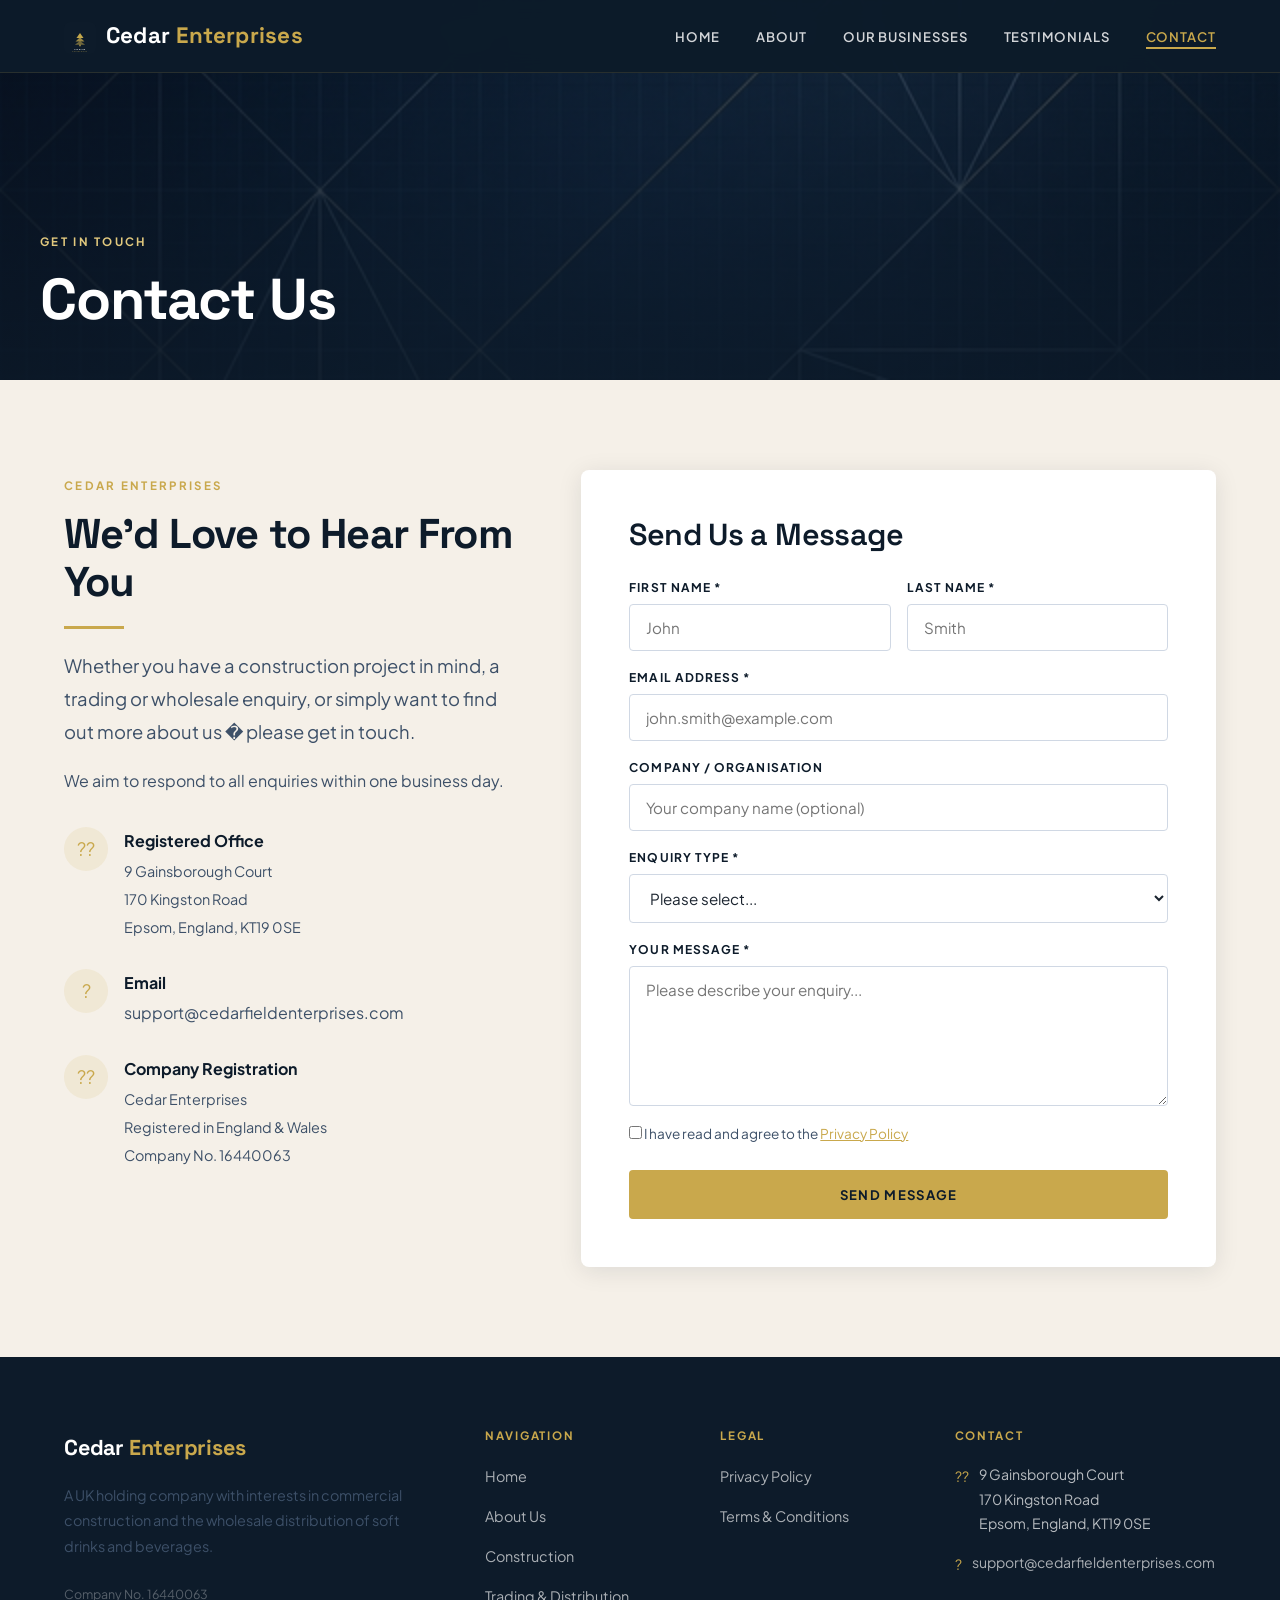
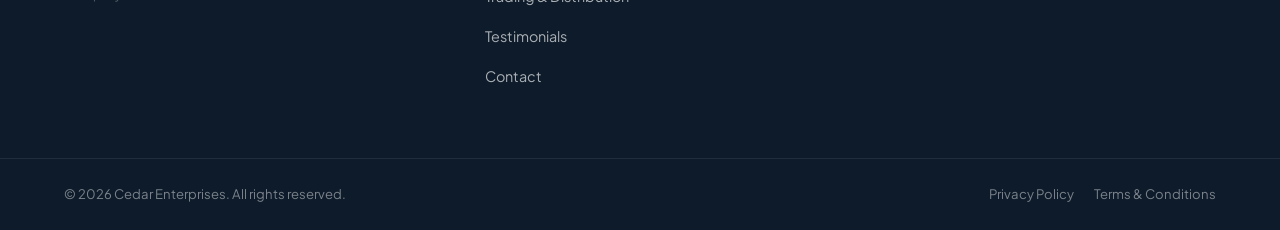
<file: contact.html>
<!DOCTYPE html>
<html lang="en">

<head>
    <meta charset="UTF-8">
    <meta name="viewport" content="width=device-width, initial-scale=1.0">
    <title>Contact Us � Cedar Enterprises</title>
    <meta name="description" content="Contact Cedar Enterprises � get in touch for construction or trading enquiries.">
    <link rel="icon" href="images/logo.svg" type="image/svg+xml"><link rel="icon" href="images/favicon.ico" type="image/x-icon">
    <link rel="preconnect" href="https://fonts.googleapis.com">
    <link rel="preconnect" href="https://fonts.gstatic.com" crossorigin>
    <link
        href="https://fonts.googleapis.com/css2?family=Space+Grotesk:wght@400;500;600;700&family=Plus+Jakarta+Sans:ital,wght@0,300;0,400;0,500;0,600;0,700;1,400&display=swap"
        rel="stylesheet">
    <link rel="stylesheet" href="css/cedar.css">
</head>

<body>

    <!-- MOBILE NAV -->
    <div class="mobile-nav-overlay" id="mobileNav">
        <button class="mobile-nav-close" id="mobileNavClose">&times;</button>
        <a href="index.html">Home</a>
        <a href="about.html">About</a>
        <a href="construction.html">Construction</a>
        <a href="trading.html">Trading</a>
        <a href="testimonials.html">Testimonials</a>
        <a href="contact.html">Contact</a>
    </div>

    <!-- HEADER -->
    <header class="site-header" id="siteHeader">
        <div class="container">
            <nav class="nav-inner">
                <a href="index.html" class="brand"><img src="images/logo.svg" alt="Cedar Enterprises" style="width:32px;height:32px;border-radius:6px;vertical-align:middle;margin-right:10px;display:inline-block;">Cedar <span>Enterprises</span></a>
                <ul class="nav-links">
                    <li><a href="index.html">Home</a></li>
                    <li><a href="about.html">About</a></li>
                    <li class="nav-item">
                        <a href="#">Our Businesses</a>
                        <div class="nav-dropdown">
                            <a href="construction.html">Construction</a>
                            <a href="trading.html">Trading & Distribution</a>
                        </div>
                    </li>
                    <li><a href="testimonials.html">Testimonials</a></li>
                    <li><a href="contact.html" class="active">Contact</a></li>
                </ul>
                <button class="nav-toggle" id="navToggle" aria-label="Open menu">
                    <span></span><span></span><span></span>
                </button>
            </nav>
        </div>
    </header>

    <!-- PAGE BANNER -->
    <div class="page-banner" style="background-image: url('images/contact_bg.png'); padding-top: 72px;">
        <div class="page-banner-overlay"></div>
        <div class="page-banner-content container">
            <span class="section-eyebrow">Get in Touch</span>
            <h1>Contact Us</h1>
        </div>
    </div>

    <!-- CONTACT SECTION -->
    <section class="section bg-off-white">
        <div class="container">
            <div class="contact-grid">

                <!-- Contact Info -->
                <div class="fade-up">
                    <span class="section-eyebrow">Cedar Enterprises</span>
                    <h2>We'd Love to Hear From You</h2>
                    <div class="divider-gold"></div>
                    <p class="lead">Whether you have a construction project in mind, a trading or wholesale enquiry, or
                        simply want to find out more about us � please get in touch.</p>
                    <p>We aim to respond to all enquiries within one business day.</p>

                    <div class="mt-32">
                        <div class="contact-info-item">
                            <div class="contact-info-icon">??</div>
                            <div class="contact-info-text">
                                <strong>Registered Office</strong>
                                <span>9 Gainsborough Court<br>170 Kingston Road<br>Epsom, England, KT19
                                    0SE</span>
                            </div>
                        </div>
                        <div class="contact-info-item">
                            <div class="contact-info-icon">?</div>
                            <div class="contact-info-text">
                                <strong>Email</strong>
                                <a href="mailto:support@cedarfieldenterprises.com"
                                    style="color:#3D5068;">support@cedarfieldenterprises.com</a>
                            </div>
                        </div>
                        <div class="contact-info-item">
                            <div class="contact-info-icon">??</div>
                            <div class="contact-info-text">
                                <strong>Company Registration</strong>
                                <span>Cedar Enterprises<br>Registered in England &amp; Wales<br>Company No.
                                    16440063</span>
                            </div>
                        </div>
                    </div>
                </div>

                <!-- Contact Form -->
                <div class="fade-up"
                    style="background:var(--white); border-radius:8px; padding:48px; box-shadow:0 4px 24px rgba(13,27,42,0.1);">
                    <h3 style="margin-bottom:24px;">Send Us a Message</h3>
                    <form class="contact-form" id="contactForm" novalidate>
                        <div class="form-row">
                            <div class="form-group">
                                <label for="firstName">First Name *</label>
                                <input type="text" id="firstName" name="firstName" placeholder="John" required>
                            </div>
                            <div class="form-group">
                                <label for="lastName">Last Name *</label>
                                <input type="text" id="lastName" name="lastName" placeholder="Smith" required>
                            </div>
                        </div>
                        <div class="form-group">
                            <label for="email">Email Address *</label>
                            <input type="email" id="email" name="email" placeholder="john.smith@example.com" required>
                        </div>
                        <div class="form-group">
                            <label for="company">Company / Organisation</label>
                            <input type="text" id="company" name="company" placeholder="Your company name (optional)">
                        </div>
                        <div class="form-group">
                            <label for="enquiryType">Enquiry Type *</label>
                            <select id="enquiryType" name="enquiryType" required>
                                <option value="" disabled selected>Please select...</option>
                                <option value="construction">Construction Enquiry</option>
                                <option value="trading">Trading / Wholesale Enquiry</option>
                                <option value="general">General Enquiry</option>
                                <option value="other">Other</option>
                            </select>
                        </div>
                        <div class="form-group">
                            <label for="message">Your Message *</label>
                            <textarea id="message" name="message" placeholder="Please describe your enquiry..."
                                required></textarea>
                        </div>
                        <div class="form-group">
                            <label
                                style="flex-direction:row; align-items:flex-start; gap:10px; cursor:pointer; text-transform:none; letter-spacing:0; font-weight:400; font-size:0.85rem; color:#3D5068;">
                                <input type="checkbox" id="privacy" name="privacy" required
                                    style="margin-top:2px; flex-shrink:0; width:auto; border:1.5px solid #D0D8E4; border-radius:2px; padding:0; height:auto; accent-color:var(--gold);">
                                I have read and agree to the <a href="privacy.html"
                                    style="color:var(--gold); text-decoration:underline;">Privacy Policy</a>
                            </label>
                        </div>
                        <button type="submit" class="btn btn-gold"
                            style="width:100%; text-align:center; margin-top:8px;">Send Message</button>
                        <div id="formMessage"
                            style="display:none; margin-top:16px; padding:14px 16px; border-radius:4px; font-size:0.9rem;">
                        </div>
                    </form>
                </div>

            </div>
        </div>
    </section>

    <!-- FOOTER -->
    <footer class="site-footer">
        <div class="footer-top">
            <div class="container">
                <div class="footer-grid">
                    <div>
                        <div class="footer-brand">Cedar <span>Enterprises</span></div>
                        <p class="footer-desc">A UK holding company with interests in commercial construction and the
                            wholesale distribution of soft drinks and beverages.</p>
                        <p class="company-number">Company No. 16440063</p>
                    </div>
                    <div class="footer-col">
                        <h5>Navigation</h5>
                        <ul>
                            <li><a href="index.html">Home</a></li>
                            <li><a href="about.html">About Us</a></li>
                            <li><a href="construction.html">Construction</a></li>
                            <li><a href="trading.html">Trading &amp; Distribution</a></li>
                            <li><a href="testimonials.html">Testimonials</a></li>
                            <li><a href="contact.html">Contact</a></li>
                        </ul>
                    </div>
                    <div class="footer-col">
                        <h5>Legal</h5>
                        <ul>
                            <li><a href="privacy.html">Privacy Policy</a></li>
                            <li><a href="terms.html">Terms &amp; Conditions</a></li>
                        </ul>
                    </div>
                    <div class="footer-col">
                        <h5>Contact</h5>
                        <div class="footer-contact-item">
                            <span class="icon">??</span>
                            <span>9 Gainsborough Court<br>170 Kingston Road<br>Epsom, England, KT19 0SE</span>
                        </div>
                        <div class="footer-contact-item">
                            <span class="icon">?</span>
                            <a href="mailto:support@cedarfieldenterprises.com"
                                style="color:rgba(255,255,255,0.65);">support@cedarfieldenterprises.com</a>
                        </div>
                    </div>
                </div>
            </div>
        </div>
        <div class="container">
            <div class="footer-bottom">
                <p>&copy; <span id="year"></span> Cedar Enterprises. All rights reserved.</p>
                <div class="footer-legal-links">
                    <a href="privacy.html">Privacy Policy</a>
                    <a href="terms.html">Terms & Conditions</a>
                </div>
            </div>
        </div>
    </footer>

    <script src="js/cedar.js"></script>
</body>

</html>
</file>
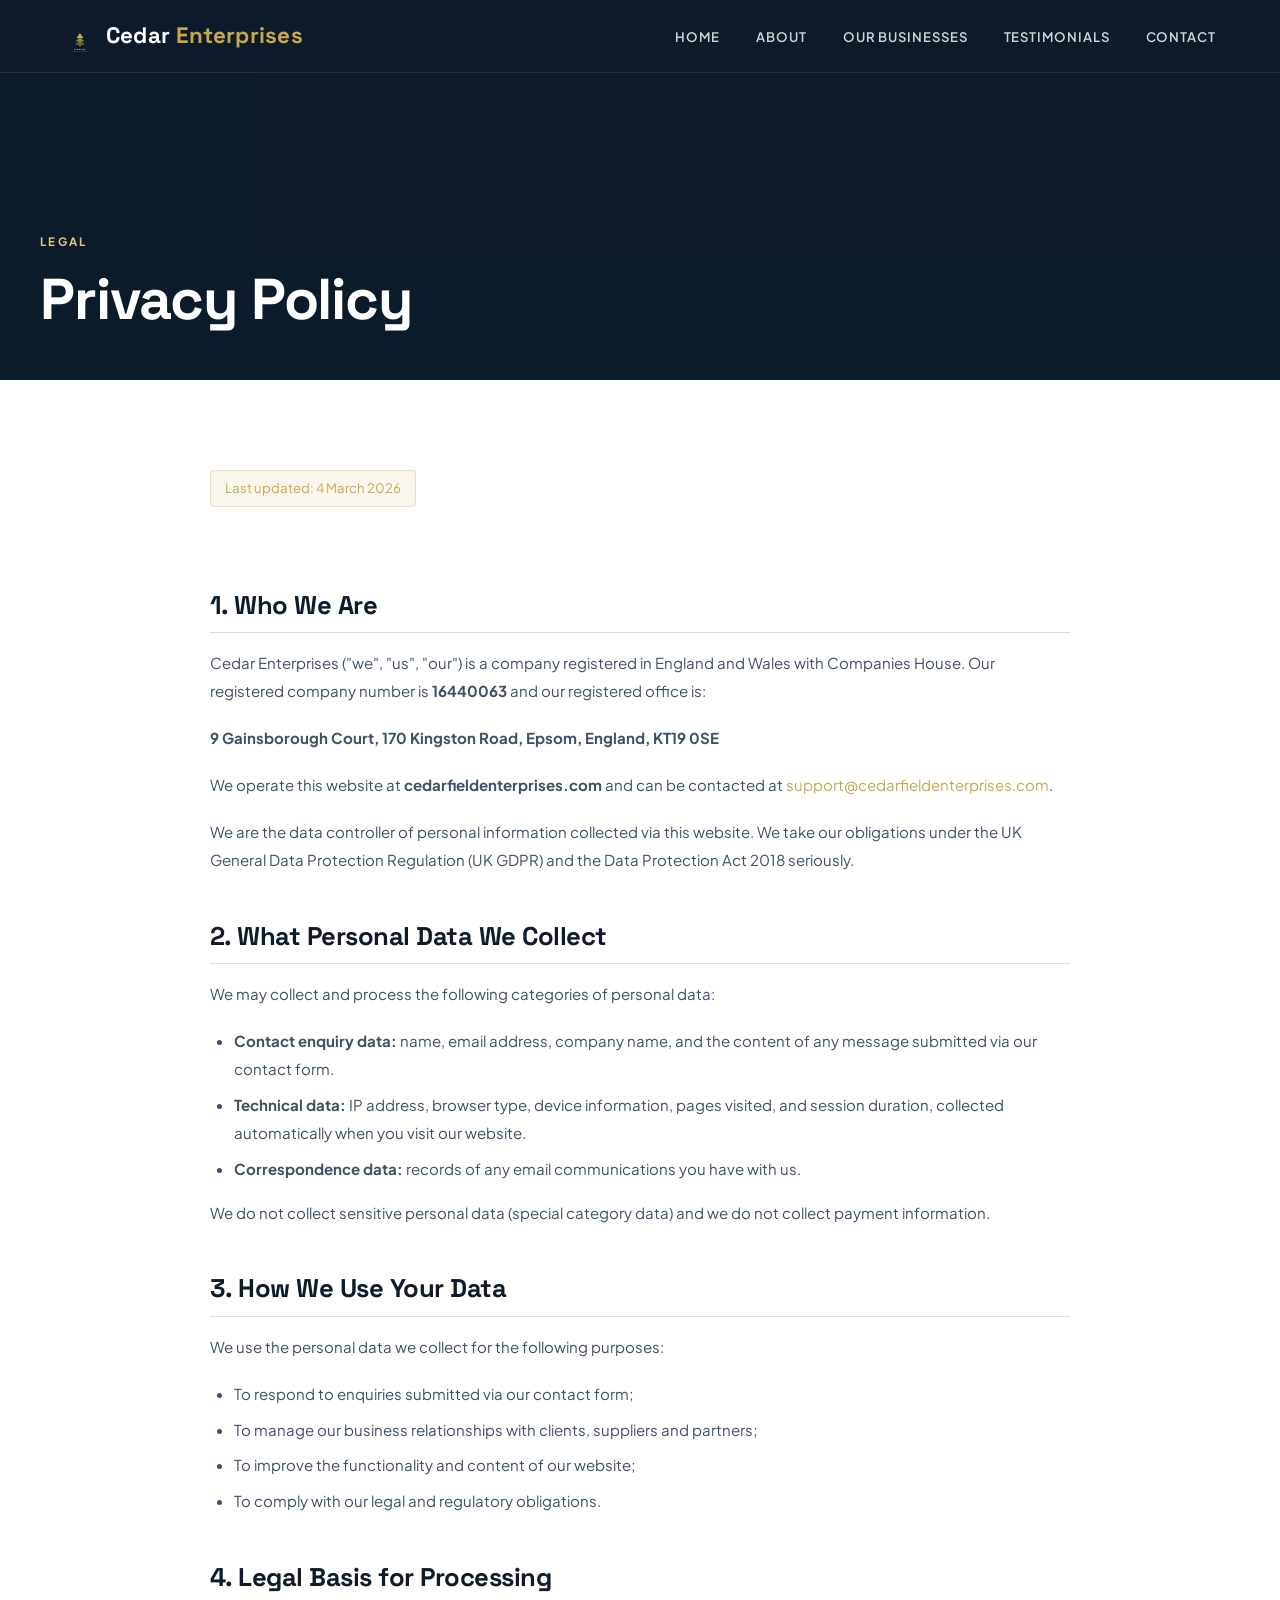
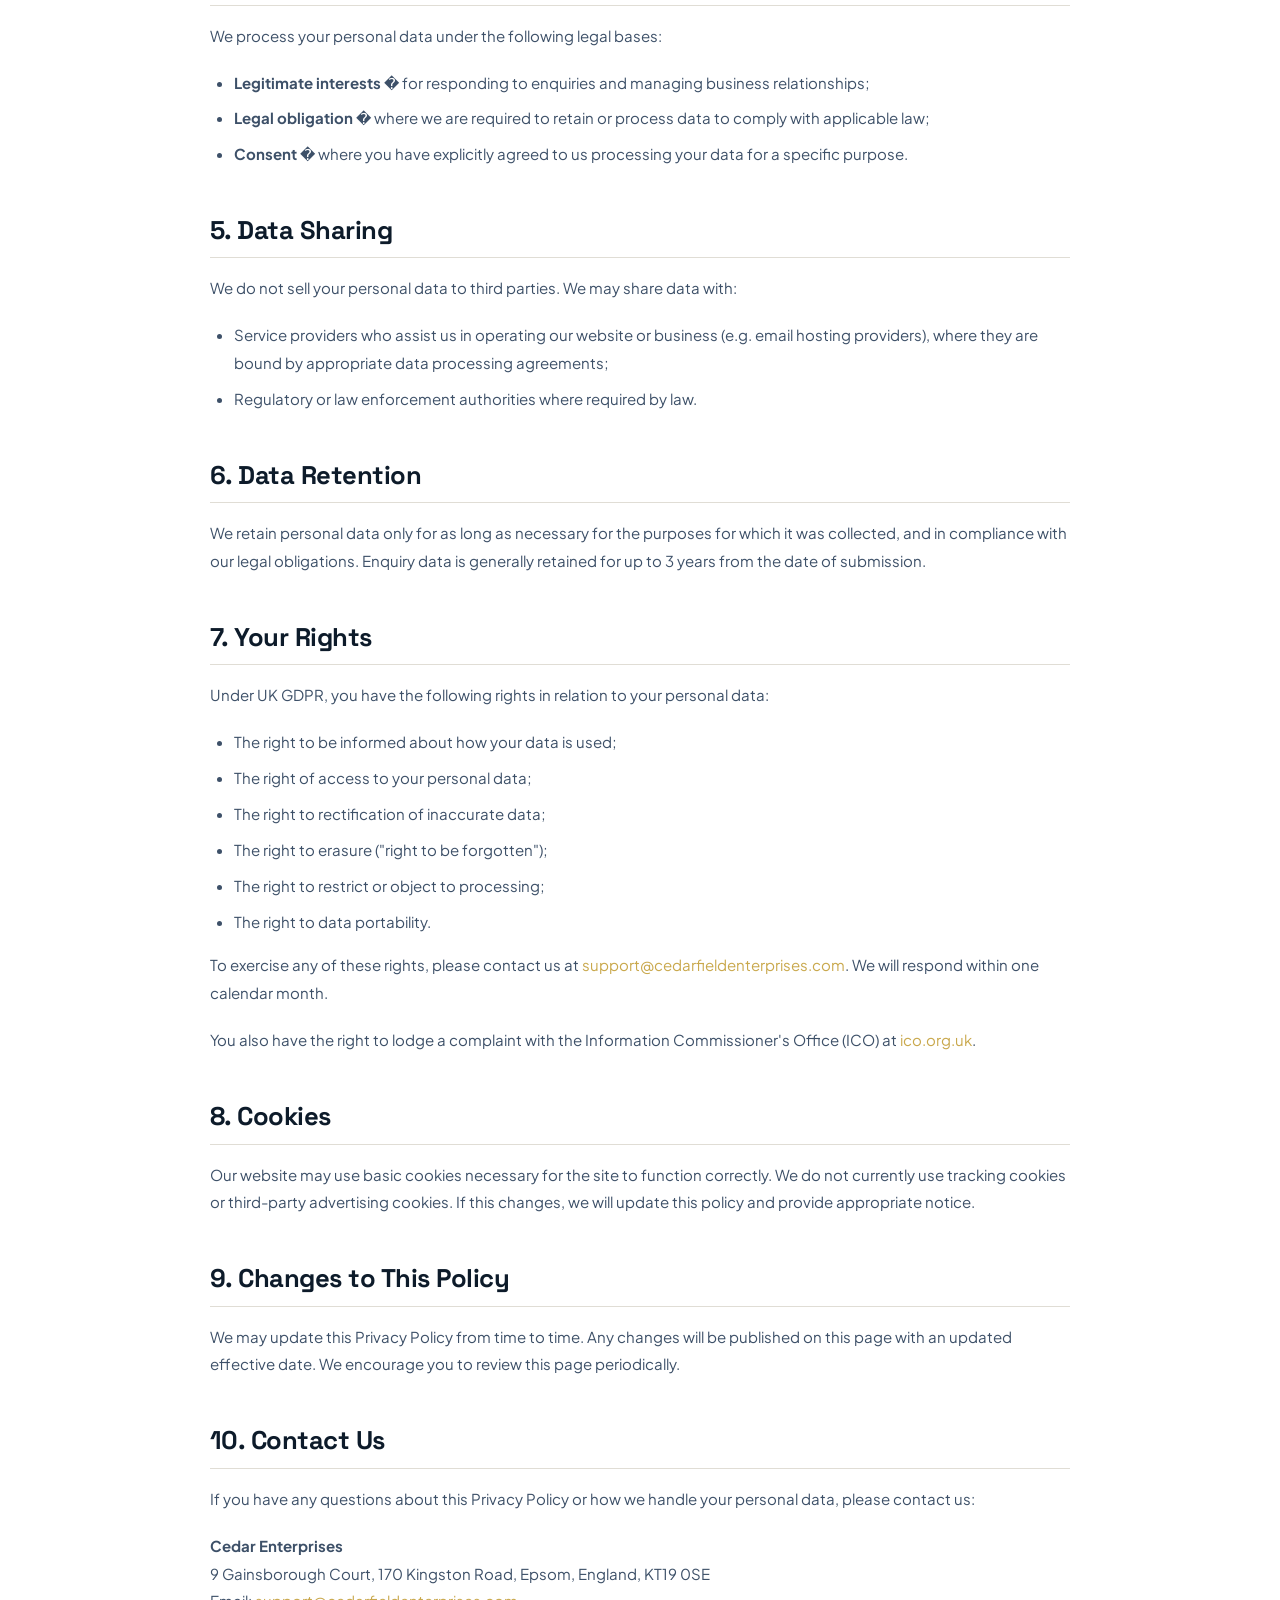
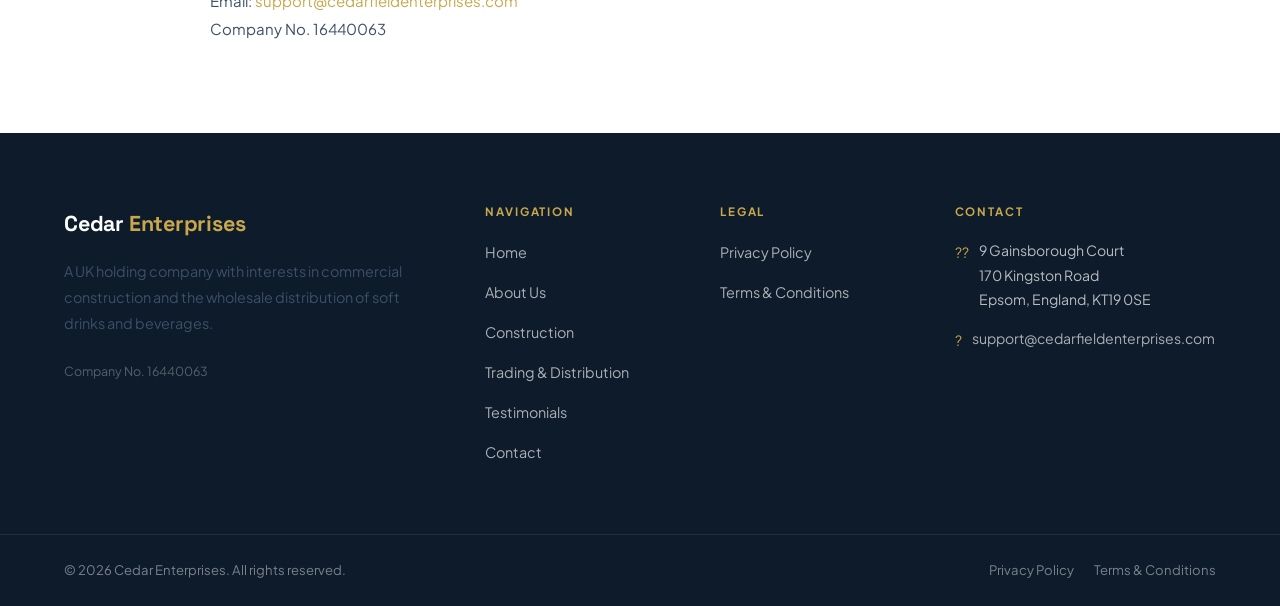
<file: privacy.html>
<!DOCTYPE html>
<html lang="en">

<head>
    <meta charset="UTF-8">
    <meta name="viewport" content="width=device-width, initial-scale=1.0">
    <title>Privacy Policy � Cedar Enterprises</title>
    <meta name="description"
        content="Privacy Policy for Cedar Enterprises � how we collect, use and protect your personal data.">
    <link rel="icon" href="images/logo.svg" type="image/svg+xml"><link rel="icon" href="images/favicon.ico" type="image/x-icon">
    <link rel="preconnect" href="https://fonts.googleapis.com">
    <link rel="preconnect" href="https://fonts.gstatic.com" crossorigin>
    <link
        href="https://fonts.googleapis.com/css2?family=Space+Grotesk:wght@400;500;600;700&family=Plus+Jakarta+Sans:ital,wght@0,300;0,400;0,500;0,600;0,700;1,400&display=swap"
        rel="stylesheet">
    <link rel="stylesheet" href="css/cedar.css">
</head>

<body>

    <!-- MOBILE NAV -->
    <div class="mobile-nav-overlay" id="mobileNav">
        <button class="mobile-nav-close" id="mobileNavClose">&times;</button>
        <a href="index.html">Home</a>
        <a href="about.html">About</a>
        <a href="construction.html">Construction</a>
        <a href="trading.html">Trading</a>
        <a href="testimonials.html">Testimonials</a>
        <a href="contact.html">Contact</a>
    </div>

    <!-- HEADER -->
    <header class="site-header" id="siteHeader">
        <div class="container">
            <nav class="nav-inner">
                <a href="index.html" class="brand"><img src="images/logo.svg" alt="Cedar Enterprises" style="width:32px;height:32px;border-radius:6px;vertical-align:middle;margin-right:10px;display:inline-block;">Cedar <span>Enterprises</span></a>
                <ul class="nav-links">
                    <li><a href="index.html">Home</a></li>
                    <li><a href="about.html">About</a></li>
                    <li class="nav-item">
                        <a href="#">Our Businesses</a>
                        <div class="nav-dropdown">
                            <a href="construction.html">Construction</a>
                            <a href="trading.html">Trading & Distribution</a>
                        </div>
                    </li>
                    <li><a href="testimonials.html">Testimonials</a></li>
                    <li><a href="contact.html">Contact</a></li>
                </ul>
                <button class="nav-toggle" id="navToggle" aria-label="Open menu">
                    <span></span><span></span><span></span>
                </button>
            </nav>
        </div>
    </header>

    <!-- BANNER -->
    <div class="page-banner" style="background: var(--navy); padding-top: 72px; min-height: 240px;">
        <div class="page-banner-overlay" style="background: rgba(13,27,42,0.6);"></div>
        <div class="page-banner-content container">
            <span class="section-eyebrow">Legal</span>
            <h1>Privacy Policy</h1>
        </div>
    </div>

    <!-- CONTENT -->
    <section class="section bg-white">
        <div class="container">
            <div class="legal-content">
                <span class="legal-last-updated">Last updated: 4 March 2026</span>

                <h2>1. Who We Are</h2>
                <p>Cedar Enterprises ("we", "us", "our") is a company registered in England and Wales with Companies
                    House. Our registered company number is <strong>16440063</strong> and our registered office is:</p>
                <p><strong>9 Gainsborough Court, 170 Kingston Road, Epsom, England, KT19 0SE</strong></p>
                <p>We operate this website at <strong>cedarfieldenterprises.com</strong> and can be contacted at <a
                        href="mailto:support@cedarfieldenterprises.com"
                        style="color:var(--gold);">support@cedarfieldenterprises.com</a>.</p>
                <p>We are the data controller of personal information collected via this website. We take our
                    obligations under the UK General Data Protection Regulation (UK GDPR) and the Data Protection Act
                    2018 seriously.</p>

                <h2>2. What Personal Data We Collect</h2>
                <p>We may collect and process the following categories of personal data:</p>
                <ul>
                    <li><strong>Contact enquiry data:</strong> name, email address, company name, and the content of any
                        message submitted via our contact form.</li>
                    <li><strong>Technical data:</strong> IP address, browser type, device information, pages visited,
                        and session duration, collected automatically when you visit our website.</li>
                    <li><strong>Correspondence data:</strong> records of any email communications you have with us.</li>
                </ul>
                <p>We do not collect sensitive personal data (special category data) and we do not collect payment
                    information.</p>

                <h2>3. How We Use Your Data</h2>
                <p>We use the personal data we collect for the following purposes:</p>
                <ul>
                    <li>To respond to enquiries submitted via our contact form;</li>
                    <li>To manage our business relationships with clients, suppliers and partners;</li>
                    <li>To improve the functionality and content of our website;</li>
                    <li>To comply with our legal and regulatory obligations.</li>
                </ul>

                <h2>4. Legal Basis for Processing</h2>
                <p>We process your personal data under the following legal bases:</p>
                <ul>
                    <li><strong>Legitimate interests</strong> � for responding to enquiries and managing business
                        relationships;</li>
                    <li><strong>Legal obligation</strong> � where we are required to retain or process data to comply
                        with applicable law;</li>
                    <li><strong>Consent</strong> � where you have explicitly agreed to us processing your data for a
                        specific purpose.</li>
                </ul>

                <h2>5. Data Sharing</h2>
                <p>We do not sell your personal data to third parties. We may share data with:</p>
                <ul>
                    <li>Service providers who assist us in operating our website or business (e.g. email hosting
                        providers), where they are bound by appropriate data processing agreements;</li>
                    <li>Regulatory or law enforcement authorities where required by law.</li>
                </ul>

                <h2>6. Data Retention</h2>
                <p>We retain personal data only for as long as necessary for the purposes for which it was collected,
                    and in compliance with our legal obligations. Enquiry data is generally retained for up to 3 years
                    from the date of submission.</p>

                <h2>7. Your Rights</h2>
                <p>Under UK GDPR, you have the following rights in relation to your personal data:</p>
                <ul>
                    <li>The right to be informed about how your data is used;</li>
                    <li>The right of access to your personal data;</li>
                    <li>The right to rectification of inaccurate data;</li>
                    <li>The right to erasure ("right to be forgotten");</li>
                    <li>The right to restrict or object to processing;</li>
                    <li>The right to data portability.</li>
                </ul>
                <p>To exercise any of these rights, please contact us at <a
                        href="mailto:support@cedarfieldenterprises.com"
                        style="color:var(--gold);">support@cedarfieldenterprises.com</a>. We will respond within one
                    calendar month.</p>
                <p>You also have the right to lodge a complaint with the Information Commissioner's Office (ICO) at <a
                        href="https://ico.org.uk" target="_blank" rel="noopener"
                        style="color:var(--gold);">ico.org.uk</a>.</p>

                <h2>8. Cookies</h2>
                <p>Our website may use basic cookies necessary for the site to function correctly. We do not currently
                    use tracking cookies or third-party advertising cookies. If this changes, we will update this policy
                    and provide appropriate notice.</p>

                <h2>9. Changes to This Policy</h2>
                <p>We may update this Privacy Policy from time to time. Any changes will be published on this page with
                    an updated effective date. We encourage you to review this page periodically.</p>

                <h2>10. Contact Us</h2>
                <p>If you have any questions about this Privacy Policy or how we handle your personal data, please
                    contact us:</p>
                <p>
                    <strong>Cedar Enterprises</strong><br>
                    9 Gainsborough Court, 170 Kingston Road, Epsom, England, KT19 0SE<br>
                    Email: <a href="mailto:support@cedarfieldenterprises.com"
                        style="color:var(--gold);">support@cedarfieldenterprises.com</a><br>
                    Company No. 16440063
                </p>
            </div>
        </div>
    </section>

    <!-- FOOTER -->
    <footer class="site-footer">
        <div class="footer-top">
            <div class="container">
                <div class="footer-grid">
                    <div>
                        <div class="footer-brand">Cedar <span>Enterprises</span></div>
                        <p class="footer-desc">A UK holding company with interests in commercial construction and the
                            wholesale distribution of soft drinks and beverages.</p>
                        <p class="company-number">Company No. 16440063</p>
                    </div>
                    <div class="footer-col">
                        <h5>Navigation</h5>
                        <ul>
                            <li><a href="index.html">Home</a></li>
                            <li><a href="about.html">About Us</a></li>
                            <li><a href="construction.html">Construction</a></li>
                            <li><a href="trading.html">Trading &amp; Distribution</a></li>
                            <li><a href="testimonials.html">Testimonials</a></li>
                            <li><a href="contact.html">Contact</a></li>
                        </ul>
                    </div>
                    <div class="footer-col">
                        <h5>Legal</h5>
                        <ul>
                            <li><a href="privacy.html">Privacy Policy</a></li>
                            <li><a href="terms.html">Terms &amp; Conditions</a></li>
                        </ul>
                    </div>
                    <div class="footer-col">
                        <h5>Contact</h5>
                        <div class="footer-contact-item">
                            <span class="icon">??</span>
                            <span>9 Gainsborough Court<br>170 Kingston Road<br>Epsom, England, KT19 0SE</span>
                        </div>
                        <div class="footer-contact-item">
                            <span class="icon">?</span>
                            <a href="mailto:support@cedarfieldenterprises.com"
                                style="color:rgba(255,255,255,0.65);">support@cedarfieldenterprises.com</a>
                        </div>
                    </div>
                </div>
            </div>
        </div>
        <div class="container">
            <div class="footer-bottom">
                <p>&copy; <span id="year"></span> Cedar Enterprises. All rights reserved.</p>
                <div class="footer-legal-links">
                    <a href="privacy.html">Privacy Policy</a>
                    <a href="terms.html">Terms &amp; Conditions</a>
                </div>
            </div>
        </div>
    </footer>

    <script src="js/cedar.js"></script>
</body>

</html>
</file>
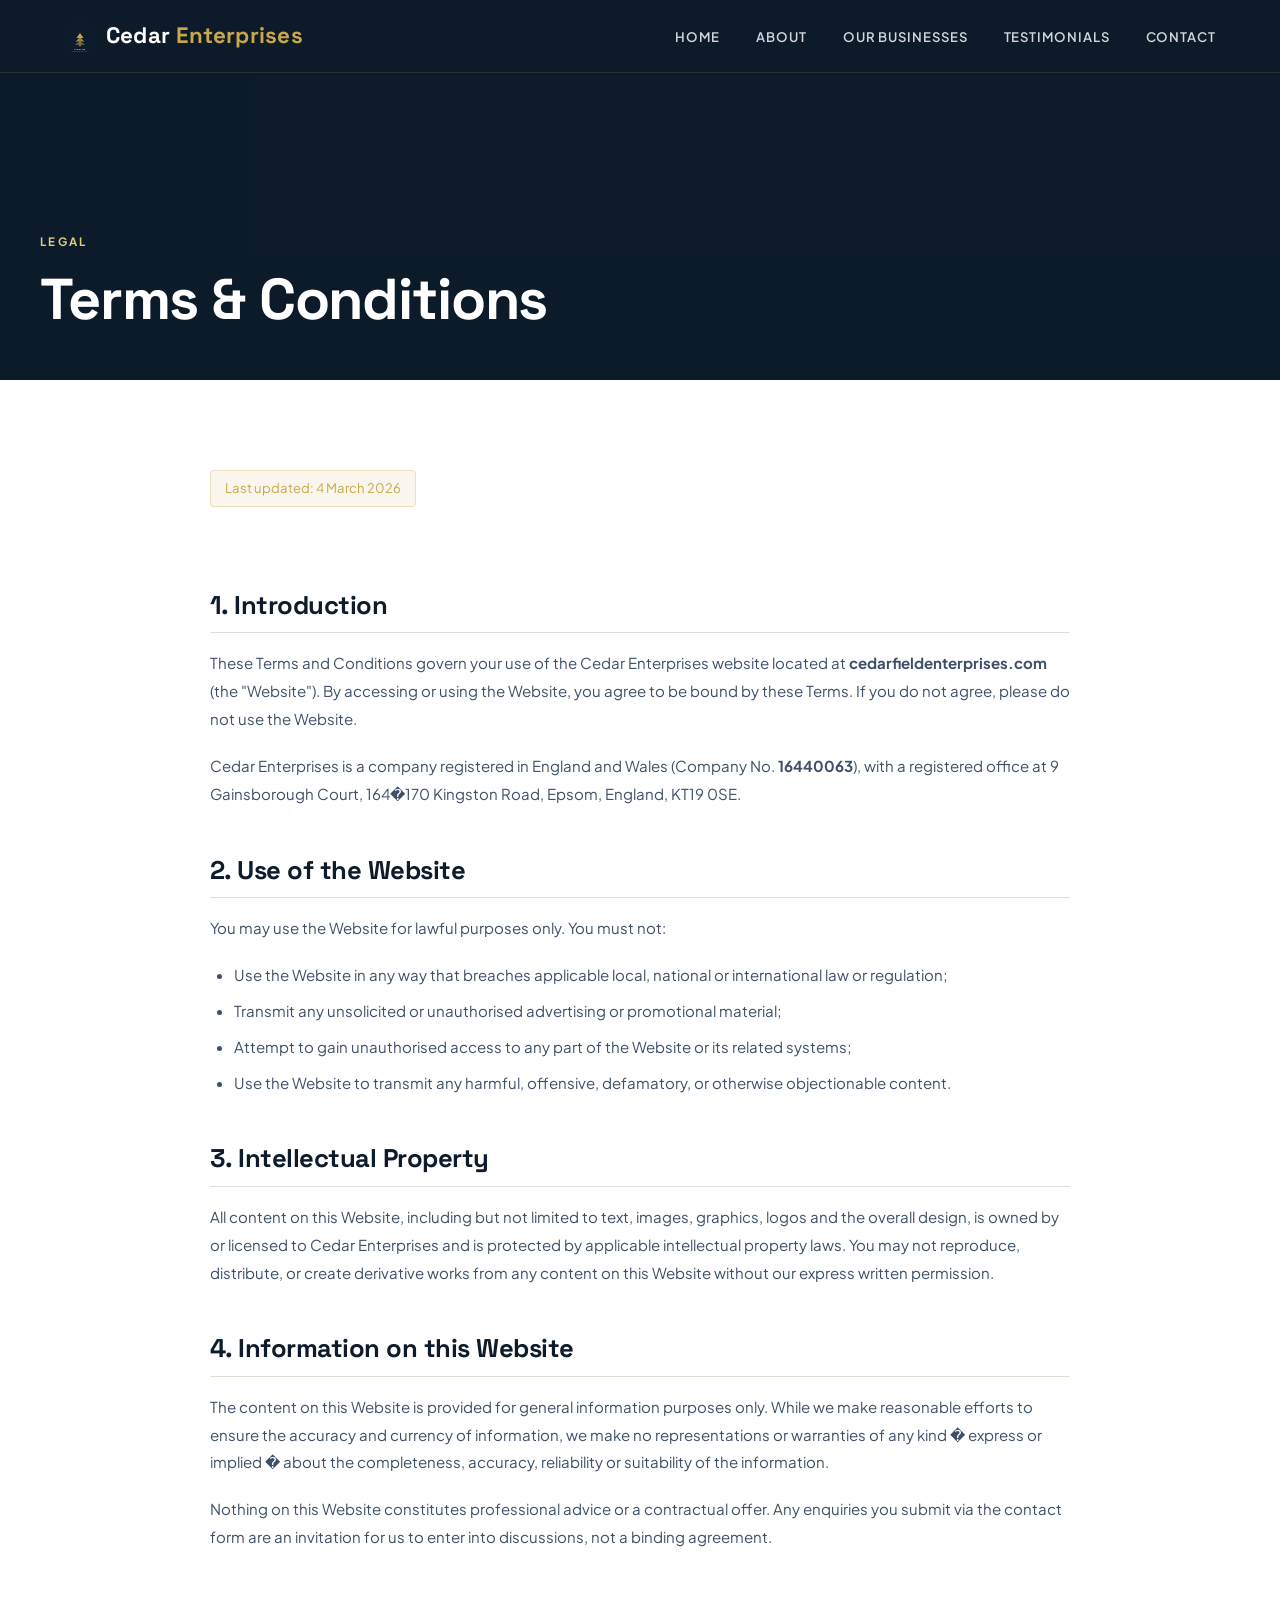
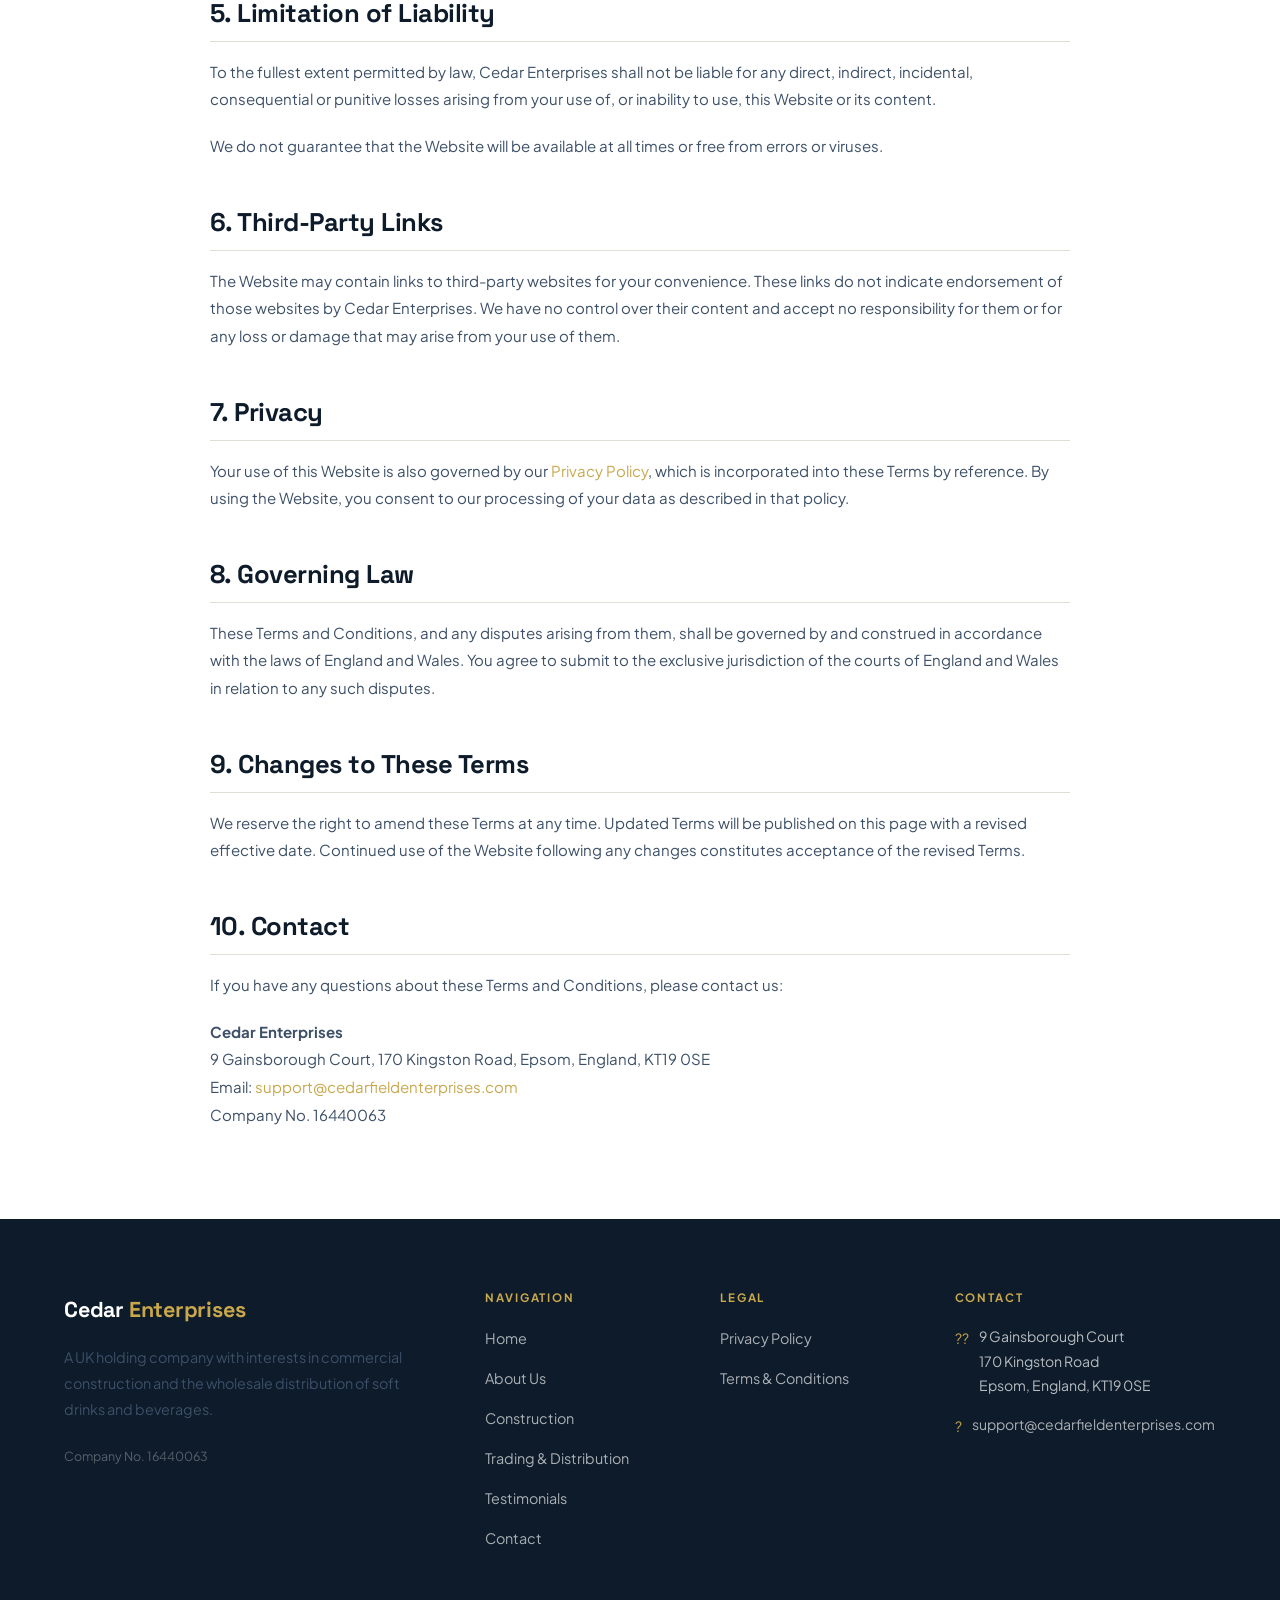
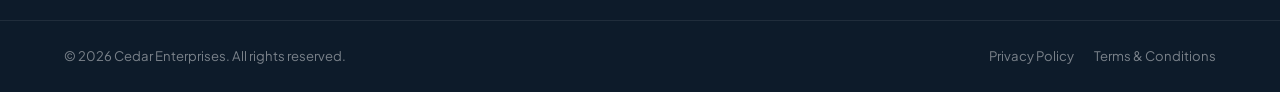
<file: terms.html>
<!DOCTYPE html>
<html lang="en">

<head>
    <meta charset="UTF-8">
    <meta name="viewport" content="width=device-width, initial-scale=1.0">
    <title>Terms &amp; Conditions � Cedar Enterprises</title>
    <meta name="description"
        content="Terms and Conditions for Cedar Enterprises � the terms governing use of this website.">
    <link rel="icon" href="images/logo.svg" type="image/svg+xml"><link rel="icon" href="images/favicon.ico" type="image/x-icon">
    <link rel="preconnect" href="https://fonts.googleapis.com">
    <link rel="preconnect" href="https://fonts.gstatic.com" crossorigin>
    <link
        href="https://fonts.googleapis.com/css2?family=Space+Grotesk:wght@400;500;600;700&family=Plus+Jakarta+Sans:ital,wght@0,300;0,400;0,500;0,600;0,700;1,400&display=swap"
        rel="stylesheet">
    <link rel="stylesheet" href="css/cedar.css">
</head>

<body>

    <!-- MOBILE NAV -->
    <div class="mobile-nav-overlay" id="mobileNav">
        <button class="mobile-nav-close" id="mobileNavClose">&times;</button>
        <a href="index.html">Home</a>
        <a href="about.html">About</a>
        <a href="construction.html">Construction</a>
        <a href="trading.html">Trading</a>
        <a href="testimonials.html">Testimonials</a>
        <a href="contact.html">Contact</a>
    </div>

    <!-- HEADER -->
    <header class="site-header" id="siteHeader">
        <div class="container">
            <nav class="nav-inner">
                <a href="index.html" class="brand"><img src="images/logo.svg" alt="Cedar Enterprises" style="width:32px;height:32px;border-radius:6px;vertical-align:middle;margin-right:10px;display:inline-block;">Cedar <span>Enterprises</span></a>
                <ul class="nav-links">
                    <li><a href="index.html">Home</a></li>
                    <li><a href="about.html">About</a></li>
                    <li class="nav-item">
                        <a href="#">Our Businesses</a>
                        <div class="nav-dropdown">
                            <a href="construction.html">Construction</a>
                            <a href="trading.html">Trading & Distribution</a>
                        </div>
                    </li>
                    <li><a href="testimonials.html">Testimonials</a></li>
                    <li><a href="contact.html">Contact</a></li>
                </ul>
                <button class="nav-toggle" id="navToggle" aria-label="Open menu">
                    <span></span><span></span><span></span>
                </button>
            </nav>
        </div>
    </header>

    <!-- BANNER -->
    <div class="page-banner" style="background: var(--navy); padding-top: 72px; min-height: 240px;">
        <div class="page-banner-overlay" style="background: rgba(13,27,42,0.6);"></div>
        <div class="page-banner-content container">
            <span class="section-eyebrow">Legal</span>
            <h1>Terms &amp; Conditions</h1>
        </div>
    </div>

    <!-- CONTENT -->
    <section class="section bg-white">
        <div class="container">
            <div class="legal-content">
                <span class="legal-last-updated">Last updated: 4 March 2026</span>

                <h2>1. Introduction</h2>
                <p>These Terms and Conditions govern your use of the Cedar Enterprises website located at
                    <strong>cedarfieldenterprises.com</strong> (the "Website"). By accessing or using the Website, you
                    agree to be bound by these Terms. If you do not agree, please do not use the Website.</p>
                <p>Cedar Enterprises is a company registered in England and Wales (Company No.
                    <strong>16440063</strong>), with a registered office at 9 Gainsborough Court, 164�170 Kingston
                    Road, Epsom, England, KT19 0SE.</p>

                <h2>2. Use of the Website</h2>
                <p>You may use the Website for lawful purposes only. You must not:</p>
                <ul>
                    <li>Use the Website in any way that breaches applicable local, national or international law or
                        regulation;</li>
                    <li>Transmit any unsolicited or unauthorised advertising or promotional material;</li>
                    <li>Attempt to gain unauthorised access to any part of the Website or its related systems;</li>
                    <li>Use the Website to transmit any harmful, offensive, defamatory, or otherwise objectionable
                        content.</li>
                </ul>

                <h2>3. Intellectual Property</h2>
                <p>All content on this Website, including but not limited to text, images, graphics, logos and the
                    overall design, is owned by or licensed to Cedar Enterprises and is protected by applicable
                    intellectual property laws. You may not reproduce, distribute, or create derivative works from any
                    content on this Website without our express written permission.</p>

                <h2>4. Information on this Website</h2>
                <p>The content on this Website is provided for general information purposes only. While we make
                    reasonable efforts to ensure the accuracy and currency of information, we make no representations or
                    warranties of any kind � express or implied � about the completeness, accuracy, reliability or
                    suitability of the information.</p>
                <p>Nothing on this Website constitutes professional advice or a contractual offer. Any enquiries you
                    submit via the contact form are an invitation for us to enter into discussions, not a binding
                    agreement.</p>

                <h2>5. Limitation of Liability</h2>
                <p>To the fullest extent permitted by law, Cedar Enterprises shall not be liable for any direct,
                    indirect, incidental, consequential or punitive losses arising from your use of, or inability to
                    use, this Website or its content.</p>
                <p>We do not guarantee that the Website will be available at all times or free from errors or viruses.
                </p>

                <h2>6. Third-Party Links</h2>
                <p>The Website may contain links to third-party websites for your convenience. These links do not
                    indicate endorsement of those websites by Cedar Enterprises. We have no control over their content
                    and accept no responsibility for them or for any loss or damage that may arise from your use of
                    them.</p>

                <h2>7. Privacy</h2>
                <p>Your use of this Website is also governed by our <a href="privacy.html"
                        style="color:var(--gold);">Privacy Policy</a>, which is incorporated into these Terms by
                    reference. By using the Website, you consent to our processing of your data as described in that
                    policy.</p>

                <h2>8. Governing Law</h2>
                <p>These Terms and Conditions, and any disputes arising from them, shall be governed by and construed in
                    accordance with the laws of England and Wales. You agree to submit to the exclusive jurisdiction of
                    the courts of England and Wales in relation to any such disputes.</p>

                <h2>9. Changes to These Terms</h2>
                <p>We reserve the right to amend these Terms at any time. Updated Terms will be published on this page
                    with a revised effective date. Continued use of the Website following any changes constitutes
                    acceptance of the revised Terms.</p>

                <h2>10. Contact</h2>
                <p>If you have any questions about these Terms and Conditions, please contact us:</p>
                <p>
                    <strong>Cedar Enterprises</strong><br>
                    9 Gainsborough Court, 170 Kingston Road, Epsom, England, KT19 0SE<br>
                    Email: <a href="mailto:support@cedarfieldenterprises.com"
                        style="color:var(--gold);">support@cedarfieldenterprises.com</a><br>
                    Company No. 16440063
                </p>
            </div>
        </div>
    </section>

    <!-- FOOTER -->
    <footer class="site-footer">
        <div class="footer-top">
            <div class="container">
                <div class="footer-grid">
                    <div>
                        <div class="footer-brand">Cedar <span>Enterprises</span></div>
                        <p class="footer-desc">A UK holding company with interests in commercial construction and the
                            wholesale distribution of soft drinks and beverages.</p>
                        <p class="company-number">Company No. 16440063</p>
                    </div>
                    <div class="footer-col">
                        <h5>Navigation</h5>
                        <ul>
                            <li><a href="index.html">Home</a></li>
                            <li><a href="about.html">About Us</a></li>
                            <li><a href="construction.html">Construction</a></li>
                            <li><a href="trading.html">Trading &amp; Distribution</a></li>
                            <li><a href="testimonials.html">Testimonials</a></li>
                            <li><a href="contact.html">Contact</a></li>
                        </ul>
                    </div>
                    <div class="footer-col">
                        <h5>Legal</h5>
                        <ul>
                            <li><a href="privacy.html">Privacy Policy</a></li>
                            <li><a href="terms.html">Terms &amp; Conditions</a></li>
                        </ul>
                    </div>
                    <div class="footer-col">
                        <h5>Contact</h5>
                        <div class="footer-contact-item">
                            <span class="icon">??</span>
                            <span>9 Gainsborough Court<br>170 Kingston Road<br>Epsom, England, KT19 0SE</span>
                        </div>
                        <div class="footer-contact-item">
                            <span class="icon">?</span>
                            <a href="mailto:support@cedarfieldenterprises.com"
                                style="color:rgba(255,255,255,0.65);">support@cedarfieldenterprises.com</a>
                        </div>
                    </div>
                </div>
            </div>
        </div>
        <div class="container">
            <div class="footer-bottom">
                <p>&copy; <span id="year"></span> Cedar Enterprises. All rights reserved.</p>
                <div class="footer-legal-links">
                    <a href="privacy.html">Privacy Policy</a>
                    <a href="terms.html">Terms &amp; Conditions</a>
                </div>
            </div>
        </div>
    </footer>

    <script src="js/cedar.js"></script>
</body>

</html>
</file>
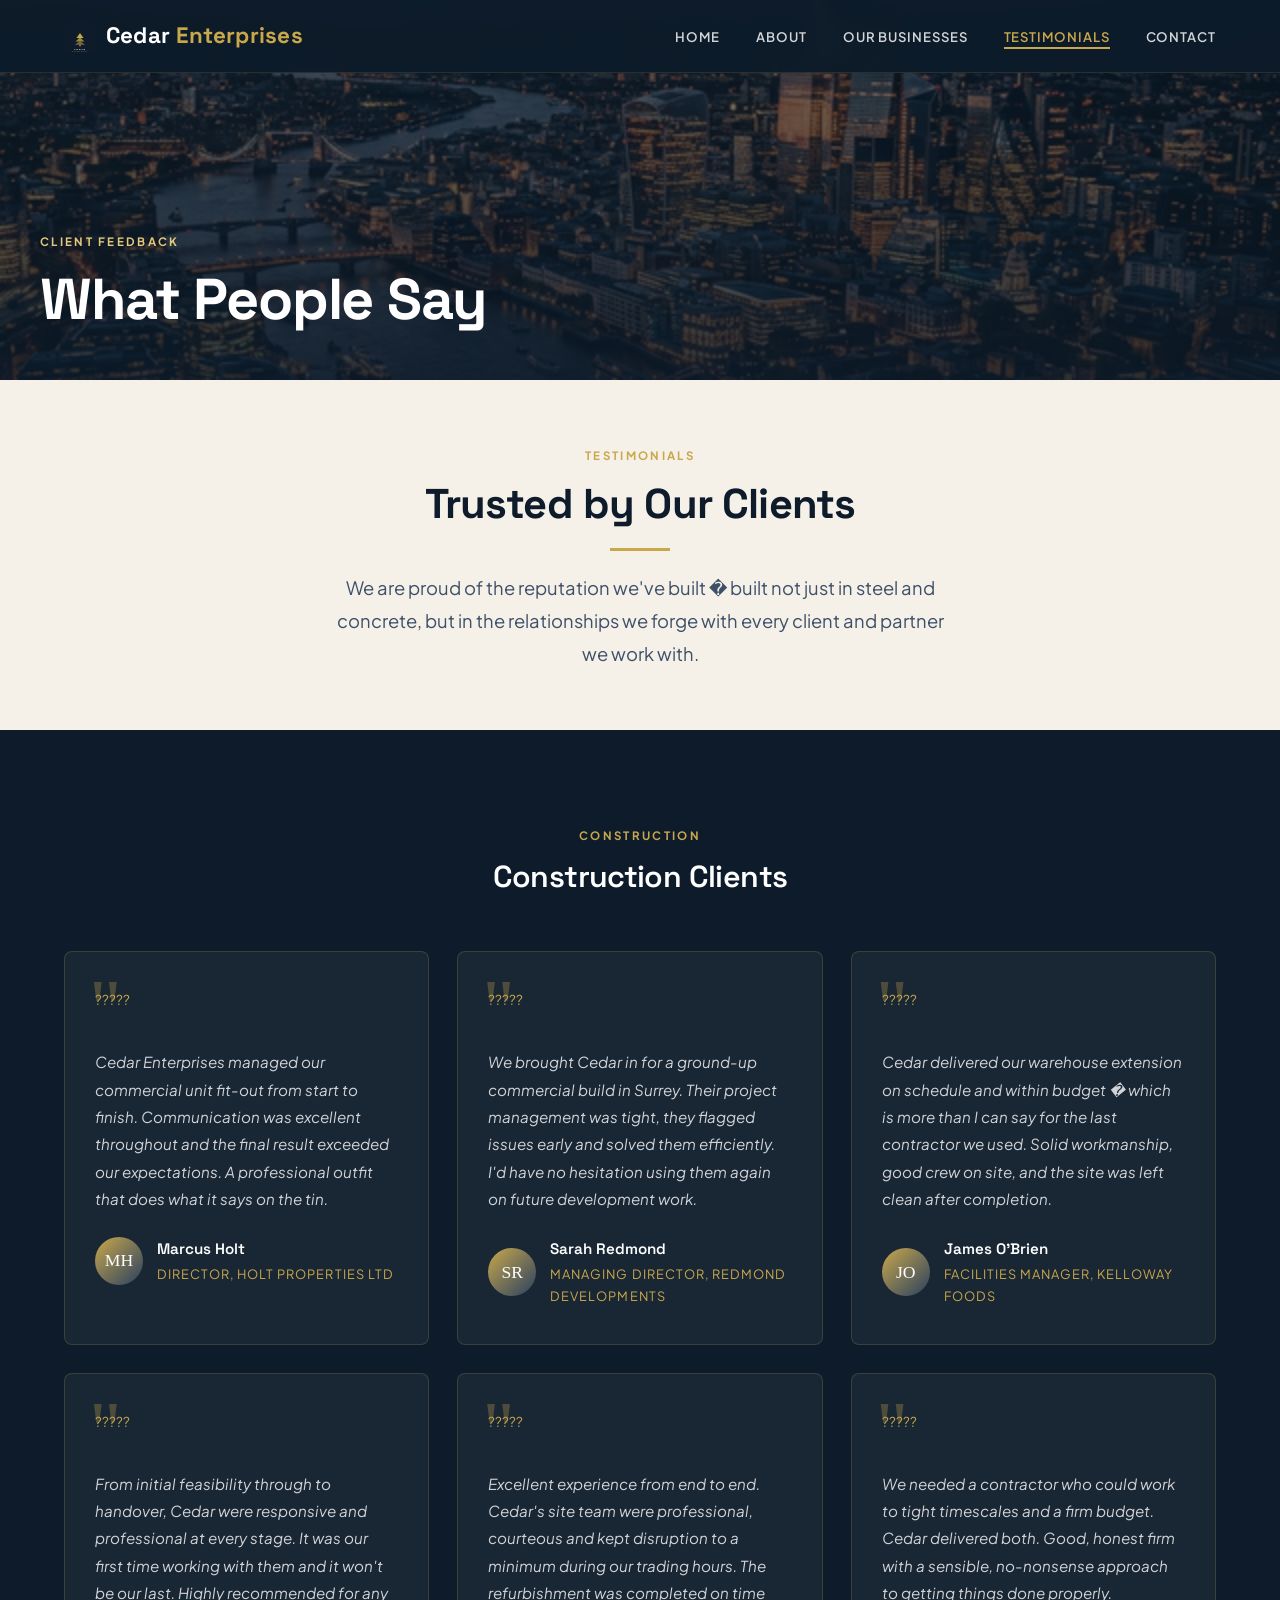
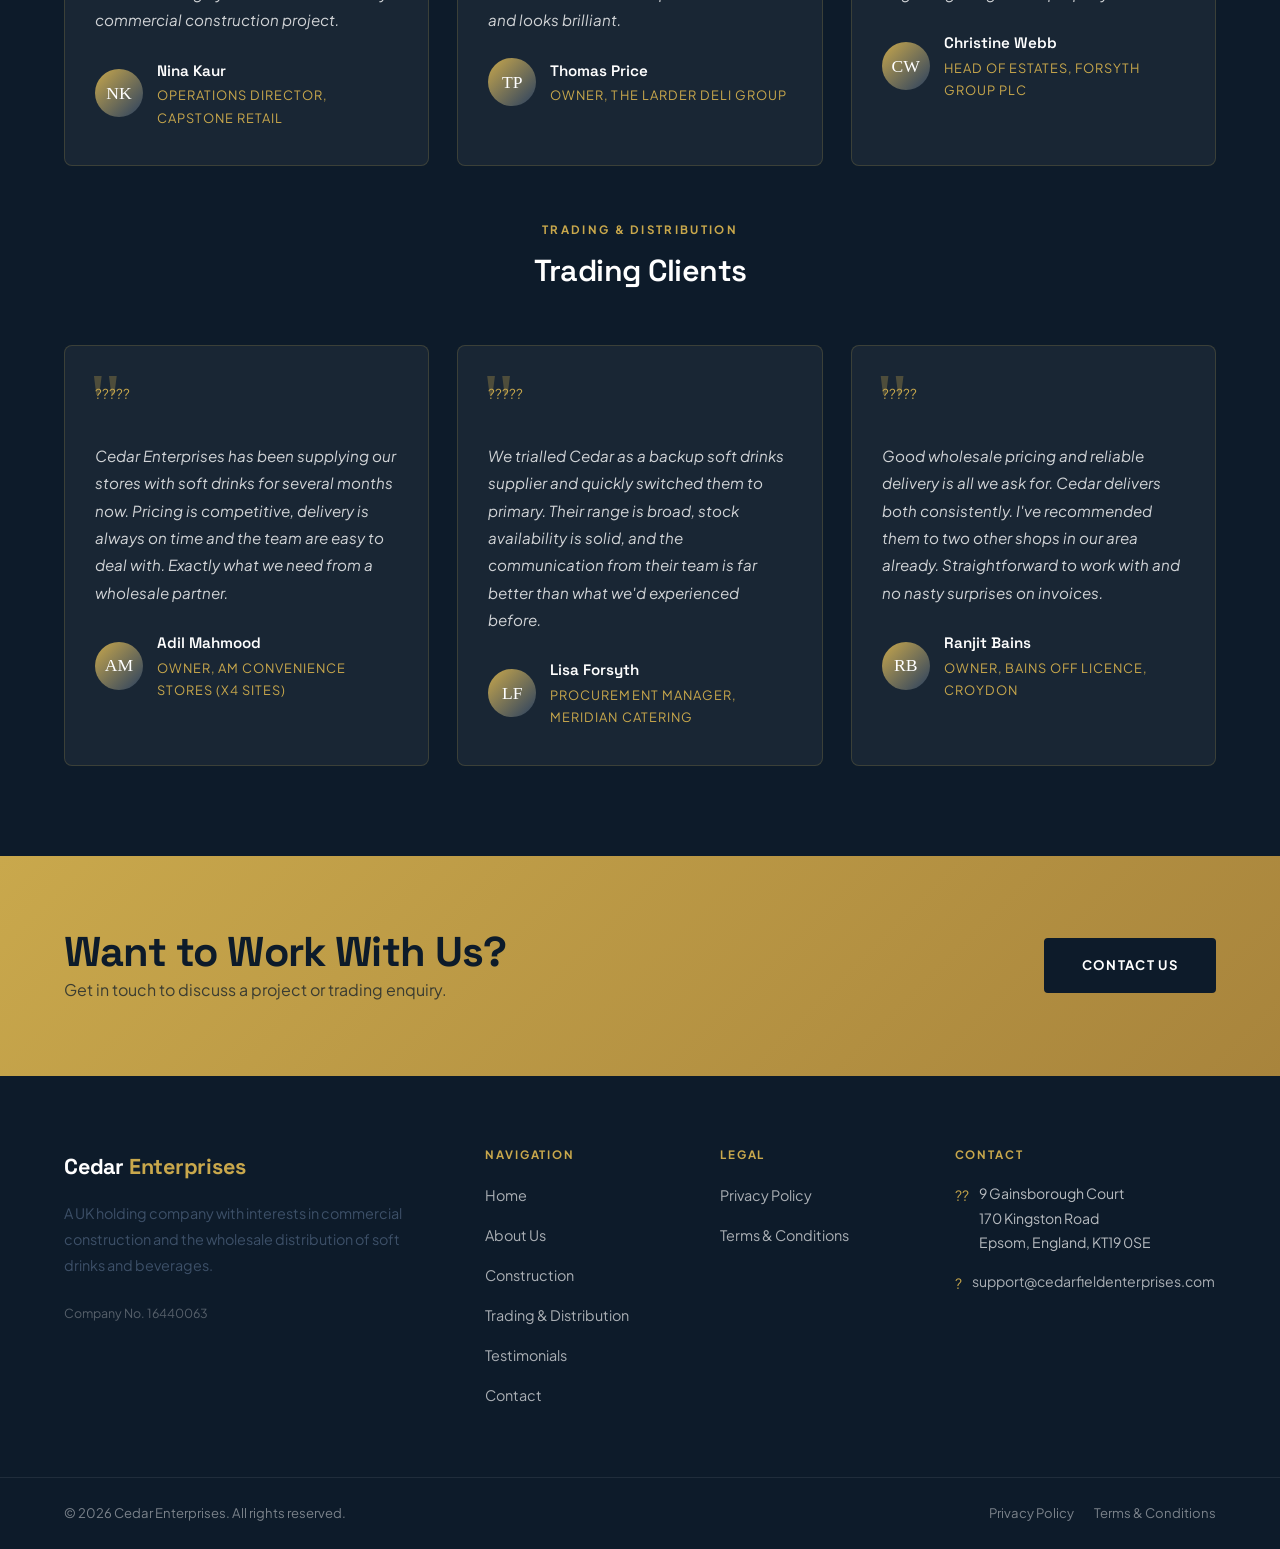
<file: testimonials.html>
<!DOCTYPE html>
<html lang="en">

<head>
    <meta charset="UTF-8">
    <meta name="viewport" content="width=device-width, initial-scale=1.0">
    <title>Testimonials � Cedar Enterprises</title>
    <meta name="description"
        content="What clients say about Cedar Enterprises � testimonials from construction and trading partners.">
    <link rel="icon" href="images/logo.svg" type="image/svg+xml"><link rel="icon" href="images/favicon.ico" type="image/x-icon">
    <link rel="preconnect" href="https://fonts.googleapis.com">
    <link rel="preconnect" href="https://fonts.gstatic.com" crossorigin>
    <link
        href="https://fonts.googleapis.com/css2?family=Space+Grotesk:wght@400;500;600;700&family=Plus+Jakarta+Sans:ital,wght@0,300;0,400;0,500;0,600;0,700;1,400&display=swap"
        rel="stylesheet">
    <link rel="stylesheet" href="css/cedar.css">
</head>

<body>

    <!-- MOBILE NAV -->
    <div class="mobile-nav-overlay" id="mobileNav">
        <button class="mobile-nav-close" id="mobileNavClose">&times;</button>
        <a href="index.html">Home</a>
        <a href="about.html">About</a>
        <a href="construction.html">Construction</a>
        <a href="trading.html">Trading</a>
        <a href="testimonials.html">Testimonials</a>
        <a href="contact.html">Contact</a>
    </div>

    <!-- HEADER -->
    <header class="site-header" id="siteHeader">
        <div class="container">
            <nav class="nav-inner">
                <a href="index.html" class="brand"><img src="images/logo.svg" alt="Cedar Enterprises" style="width:32px;height:32px;border-radius:6px;vertical-align:middle;margin-right:10px;display:inline-block;">Cedar <span>Enterprises</span></a>
                <ul class="nav-links">
                    <li><a href="index.html">Home</a></li>
                    <li><a href="about.html">About</a></li>
                    <li class="nav-item">
                        <a href="#">Our Businesses</a>
                        <div class="nav-dropdown">
                            <a href="construction.html">Construction</a>
                            <a href="trading.html">Trading & Distribution</a>
                        </div>
                    </li>
                    <li><a href="testimonials.html" class="active">Testimonials</a></li>
                    <li><a href="contact.html">Contact</a></li>
                </ul>
                <button class="nav-toggle" id="navToggle" aria-label="Open menu">
                    <span></span><span></span><span></span>
                </button>
            </nav>
        </div>
    </header>

    <!-- PAGE BANNER -->
    <div class="page-banner" style="background-image: url('images/about_parallax.png'); padding-top: 72px;">
        <div class="page-banner-overlay"></div>
        <div class="page-banner-content container">
            <span class="section-eyebrow">Client Feedback</span>
            <h1>What People Say</h1>
        </div>
    </div>

    <!-- INTRO TEXT -->
    <section class="section-sm bg-off-white">
        <div class="container text-center">
            <span class="section-eyebrow">Testimonials</span>
            <h2>Trusted by Our Clients</h2>
            <div class="divider-gold centered"></div>
            <p style="max-width:620px; margin:0 auto;" class="lead">We are proud of the reputation we've built � built
                not just in steel and concrete, but in the relationships we forge with every client and partner we work
                with.</p>
        </div>
    </section>

    <!-- CONSTRUCTION TESTIMONIALS -->
    <section class="testimonials-section section">
        <div class="container">
            <div class="text-center mb-8 fade-up">
                <span class="section-eyebrow">Construction</span>
                <h3 style="color:var(--white);">Construction Clients</h3>
            </div>
            <div class="testimonials-grid">

                <div class="testimonial-card fade-up">
                    <div class="star-rating">?????</div>
                    <p class="testimonial-text">Cedar Enterprises managed our commercial unit fit-out from start to
                        finish. Communication was excellent throughout and the final result exceeded our expectations. A
                        professional outfit that does what it says on the tin.</p>
                    <div class="testimonial-meta">
                        <div class="testimonial-avatar">MH</div>
                        <div>
                            <div class="testimonial-name">Marcus Holt</div>
                            <div class="testimonial-role">Director, Holt Properties Ltd</div>
                        </div>
                    </div>
                </div>

                <div class="testimonial-card fade-up">
                    <div class="star-rating">?????</div>
                    <p class="testimonial-text">We brought Cedar in for a ground-up commercial build in Surrey. Their
                        project management was tight, they flagged issues early and solved them efficiently. I'd have no
                        hesitation using them again on future development work.</p>
                    <div class="testimonial-meta">
                        <div class="testimonial-avatar">SR</div>
                        <div>
                            <div class="testimonial-name">Sarah Redmond</div>
                            <div class="testimonial-role">Managing Director, Redmond Developments</div>
                        </div>
                    </div>
                </div>

                <div class="testimonial-card fade-up">
                    <div class="star-rating">?????</div>
                    <p class="testimonial-text">Cedar delivered our warehouse extension on schedule and within budget �
                        which is more than I can say for the last contractor we used. Solid workmanship, good crew on
                        site, and the site was left clean after completion.</p>
                    <div class="testimonial-meta">
                        <div class="testimonial-avatar">JO</div>
                        <div>
                            <div class="testimonial-name">James O'Brien</div>
                            <div class="testimonial-role">Facilities Manager, Kelloway Foods</div>
                        </div>
                    </div>
                </div>

                <div class="testimonial-card fade-up">
                    <div class="star-rating">?????</div>
                    <p class="testimonial-text">From initial feasibility through to handover, Cedar were responsive and
                        professional at every stage. It was our first time working with them and it won't be our last.
                        Highly recommended for any commercial construction project.</p>
                    <div class="testimonial-meta">
                        <div class="testimonial-avatar">NK</div>
                        <div>
                            <div class="testimonial-name">Nina Kaur</div>
                            <div class="testimonial-role">Operations Director, CapStone Retail</div>
                        </div>
                    </div>
                </div>

                <div class="testimonial-card fade-up">
                    <div class="star-rating">?????</div>
                    <p class="testimonial-text">Excellent experience from end to end. Cedar's site team were
                        professional, courteous and kept disruption to a minimum during our trading hours. The
                        refurbishment was completed on time and looks brilliant.</p>
                    <div class="testimonial-meta">
                        <div class="testimonial-avatar">TP</div>
                        <div>
                            <div class="testimonial-name">Thomas Price</div>
                            <div class="testimonial-role">Owner, The Larder Deli Group</div>
                        </div>
                    </div>
                </div>

                <div class="testimonial-card fade-up">
                    <div class="star-rating">?????</div>
                    <p class="testimonial-text">We needed a contractor who could work to tight timescales and a firm
                        budget. Cedar delivered both. Good, honest firm with a sensible, no-nonsense approach to getting
                        things done properly.</p>
                    <div class="testimonial-meta">
                        <div class="testimonial-avatar">CW</div>
                        <div>
                            <div class="testimonial-name">Christine Webb</div>
                            <div class="testimonial-role">Head of Estates, Forsyth Group plc</div>
                        </div>
                    </div>
                </div>

            </div>

            <!-- Trading Testimonials -->
            <div class="text-center mt-48 mb-8 fade-up">
                <span class="section-eyebrow">Trading &amp; Distribution</span>
                <h3 style="color:var(--white);">Trading Clients</h3>
            </div>
            <div class="testimonials-grid">

                <div class="testimonial-card fade-up">
                    <div class="star-rating">?????</div>
                    <p class="testimonial-text">Cedar Enterprises has been supplying our stores with soft drinks for
                        several months now. Pricing is competitive, delivery is always on time and the team are easy to
                        deal with. Exactly what we need from a wholesale partner.</p>
                    <div class="testimonial-meta">
                        <div class="testimonial-avatar">AM</div>
                        <div>
                            <div class="testimonial-name">Adil Mahmood</div>
                            <div class="testimonial-role">Owner, AM Convenience Stores (x4 sites)</div>
                        </div>
                    </div>
                </div>

                <div class="testimonial-card fade-up">
                    <div class="star-rating">?????</div>
                    <p class="testimonial-text">We trialled Cedar as a backup soft drinks supplier and quickly switched
                        them to primary. Their range is broad, stock availability is solid, and the communication from
                        their team is far better than what we'd experienced before.</p>
                    <div class="testimonial-meta">
                        <div class="testimonial-avatar">LF</div>
                        <div>
                            <div class="testimonial-name">Lisa Forsyth</div>
                            <div class="testimonial-role">Procurement Manager, Meridian Catering</div>
                        </div>
                    </div>
                </div>

                <div class="testimonial-card fade-up">
                    <div class="star-rating">?????</div>
                    <p class="testimonial-text">Good wholesale pricing and reliable delivery is all we ask for. Cedar
                        delivers both consistently. I've recommended them to two other shops in our area already.
                        Straightforward to work with and no nasty surprises on invoices.</p>
                    <div class="testimonial-meta">
                        <div class="testimonial-avatar">RB</div>
                        <div>
                            <div class="testimonial-name">Ranjit Bains</div>
                            <div class="testimonial-role">Owner, Bains Off Licence, Croydon</div>
                        </div>
                    </div>
                </div>

            </div>
        </div>
    </section>

    <!-- CTA -->
    <section class="cta-strip">
        <div class="container">
            <div class="cta-inner">
                <div>
                    <h2>Want to Work With Us?</h2>
                    <p>Get in touch to discuss a project or trading enquiry.</p>
                </div>
                <a href="contact.html" class="btn btn-navy">Contact Us</a>
            </div>
        </div>
    </section>

    <!-- FOOTER -->
    <footer class="site-footer">
        <div class="footer-top">
            <div class="container">
                <div class="footer-grid">
                    <div>
                        <div class="footer-brand">Cedar <span>Enterprises</span></div>
                        <p class="footer-desc">A UK holding company with interests in commercial construction and the
                            wholesale distribution of soft drinks and beverages.</p>
                        <p class="company-number">Company No. 16440063</p>
                    </div>
                    <div class="footer-col">
                        <h5>Navigation</h5>
                        <ul>
                            <li><a href="index.html">Home</a></li>
                            <li><a href="about.html">About Us</a></li>
                            <li><a href="construction.html">Construction</a></li>
                            <li><a href="trading.html">Trading &amp; Distribution</a></li>
                            <li><a href="testimonials.html">Testimonials</a></li>
                            <li><a href="contact.html">Contact</a></li>
                        </ul>
                    </div>
                    <div class="footer-col">
                        <h5>Legal</h5>
                        <ul>
                            <li><a href="privacy.html">Privacy Policy</a></li>
                            <li><a href="terms.html">Terms &amp; Conditions</a></li>
                        </ul>
                    </div>
                    <div class="footer-col">
                        <h5>Contact</h5>
                        <div class="footer-contact-item">
                            <span class="icon">??</span>
                            <span>9 Gainsborough Court<br>170 Kingston Road<br>Epsom, England, KT19 0SE</span>
                        </div>
                        <div class="footer-contact-item">
                            <span class="icon">?</span>
                            <a href="mailto:support@cedarfieldenterprises.com"
                                style="color:rgba(255,255,255,0.65);">support@cedarfieldenterprises.com</a>
                        </div>
                    </div>
                </div>
            </div>
        </div>
        <div class="container">
            <div class="footer-bottom">
                <p>&copy; <span id="year"></span> Cedar Enterprises. All rights reserved.</p>
                <div class="footer-legal-links">
                    <a href="privacy.html">Privacy Policy</a>
                    <a href="terms.html">Terms &amp; Conditions</a>
                </div>
            </div>
        </div>
    </footer>

    <script src="js/cedar.js"></script>
</body>

</html>
</file>
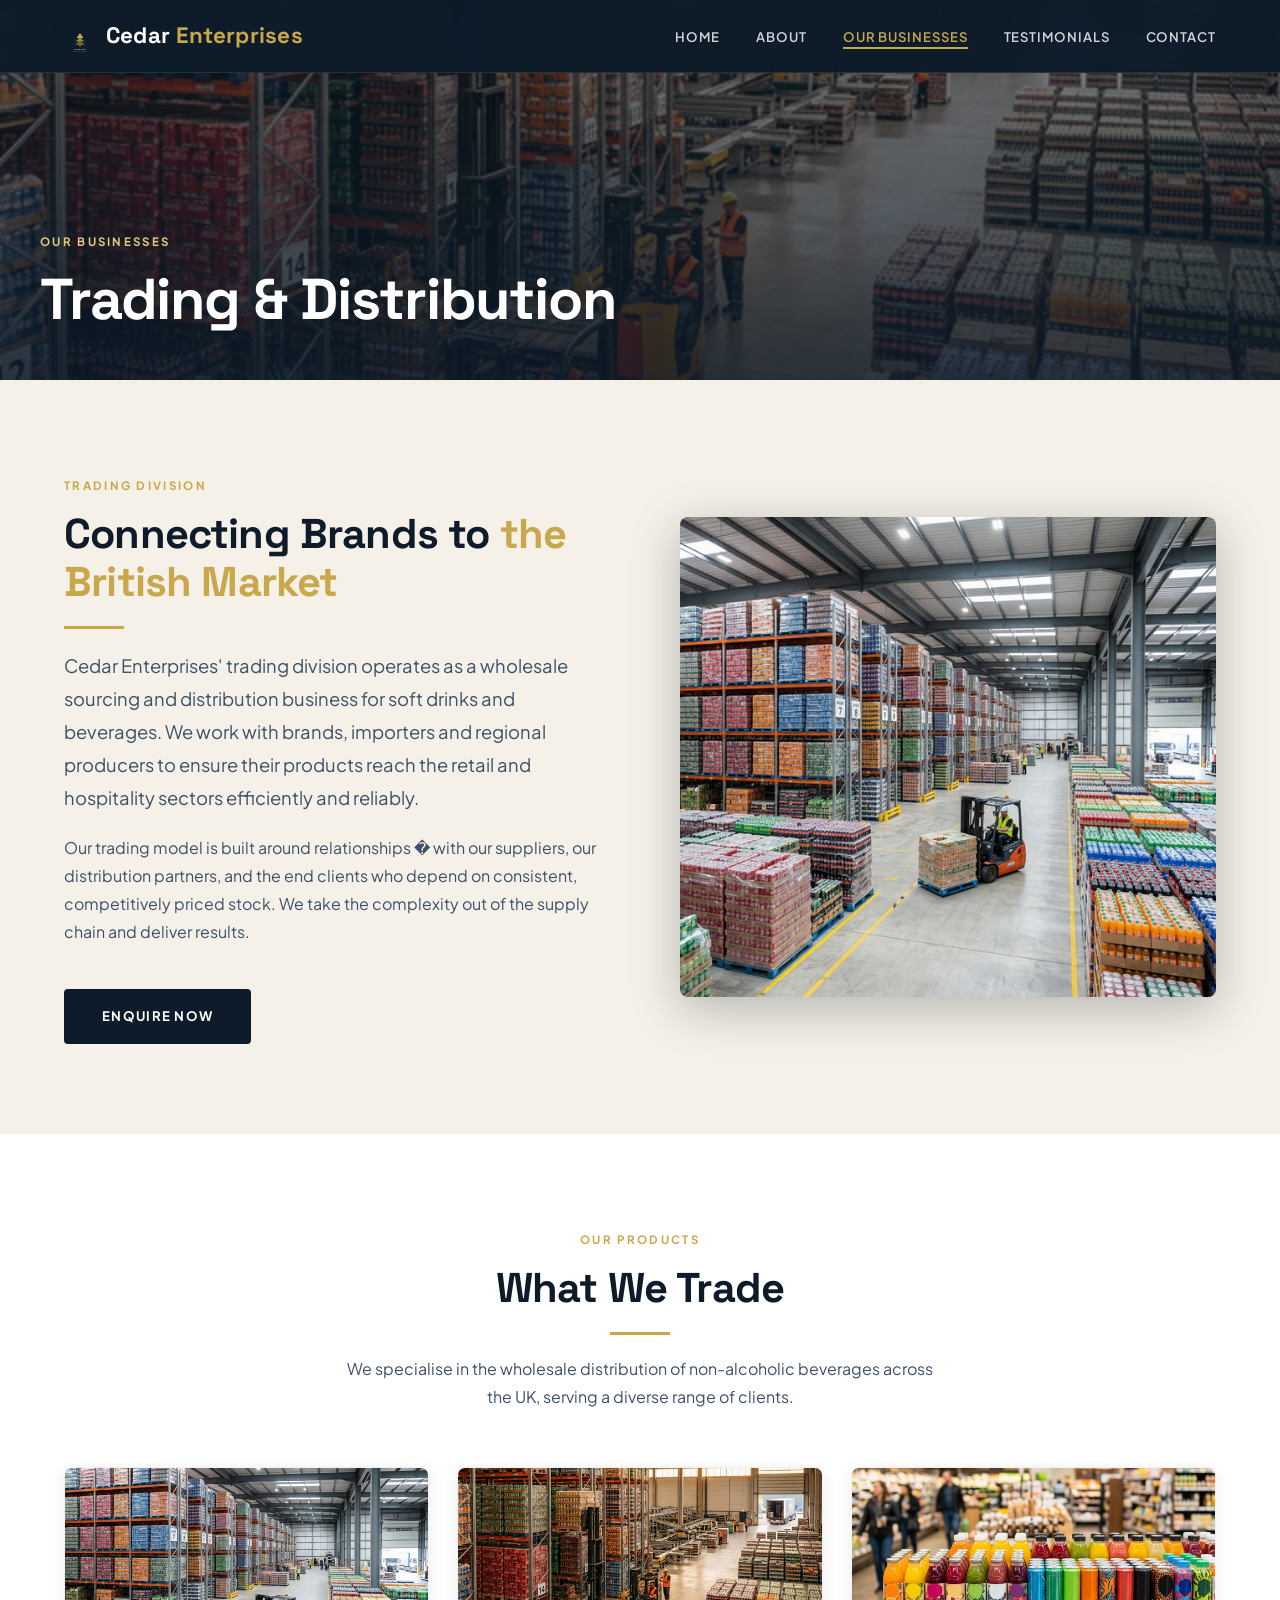
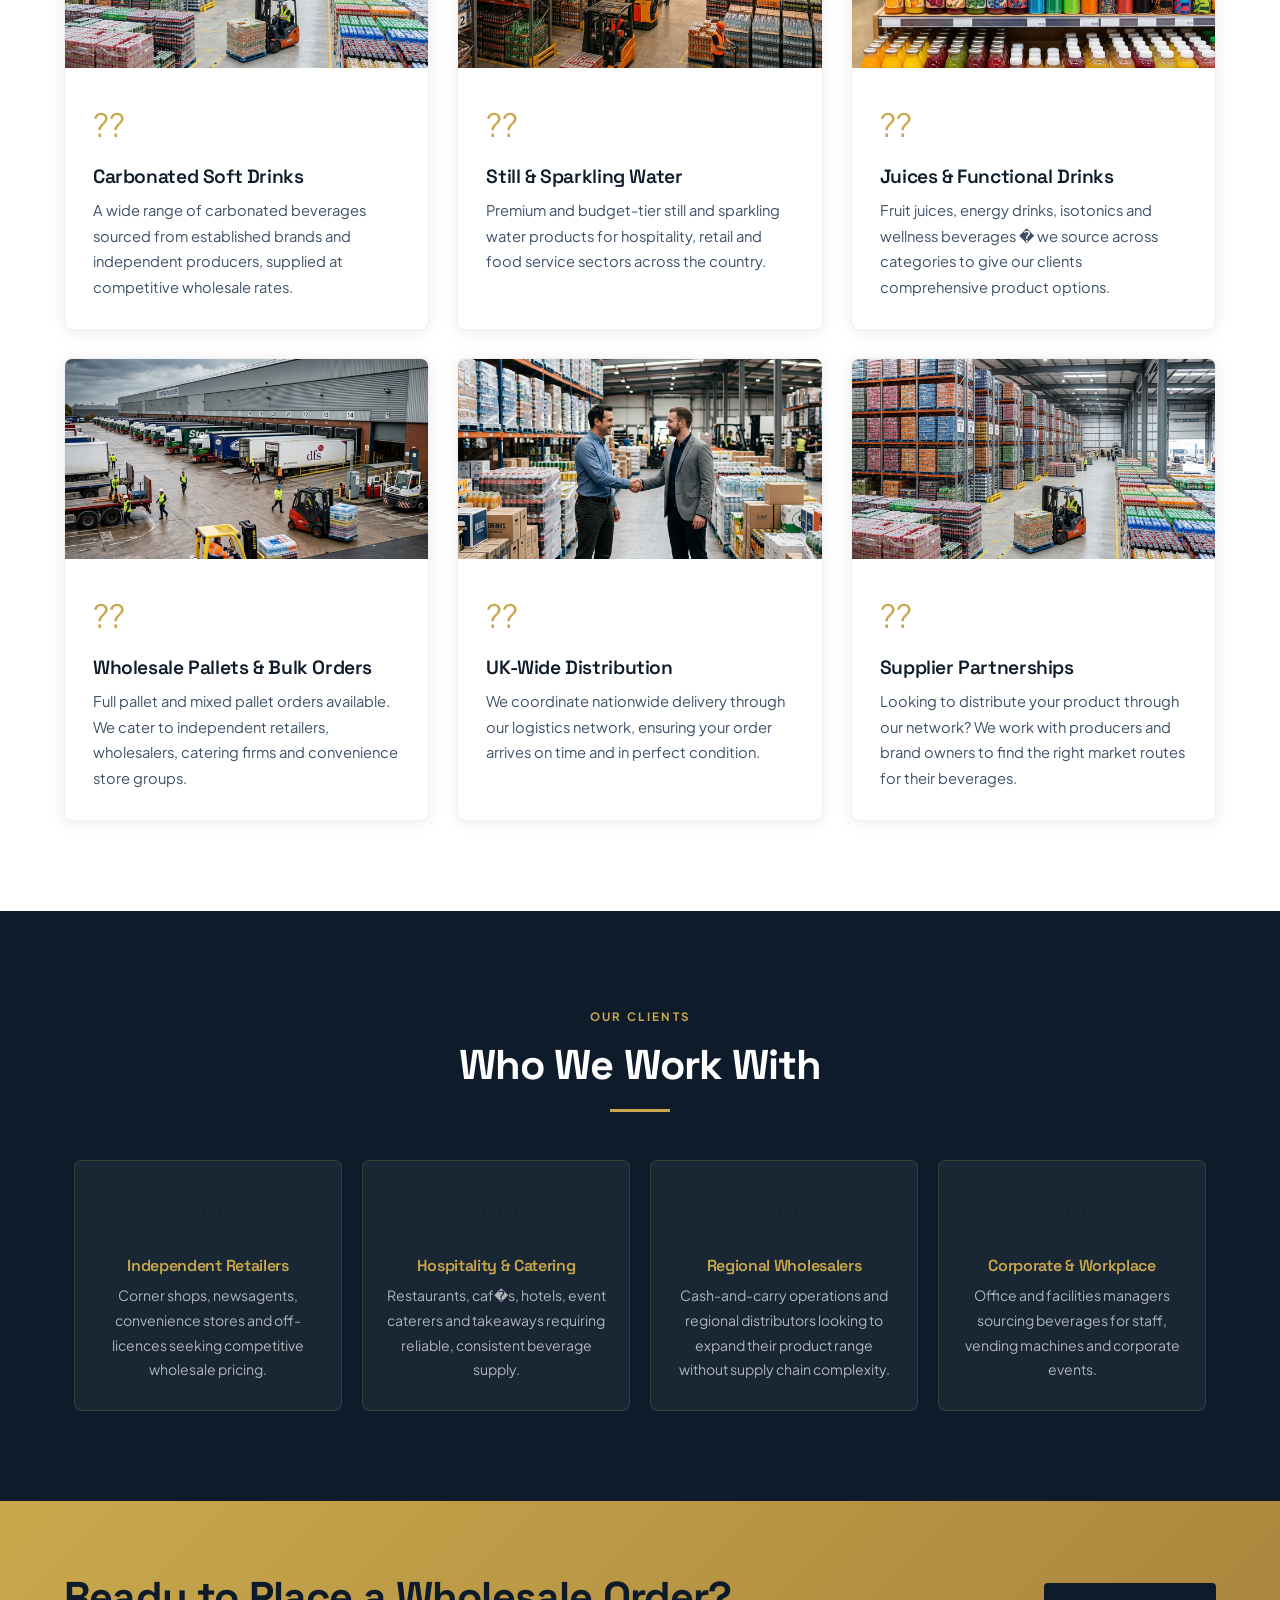
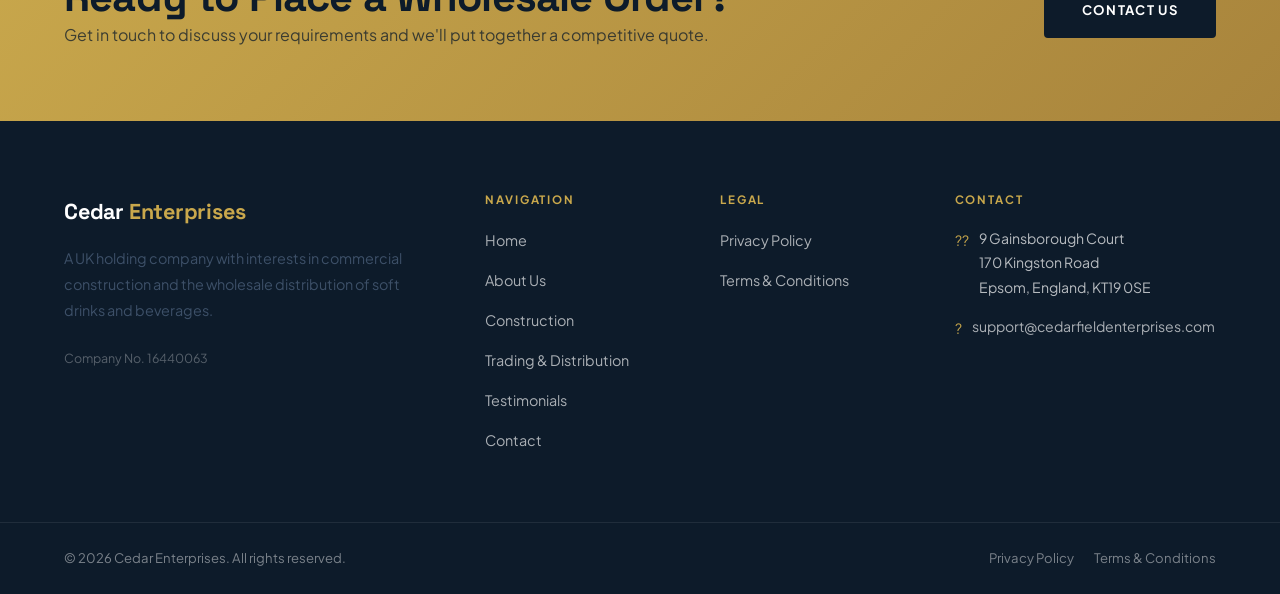
<file: trading.html>
<!DOCTYPE html>
<html lang="en">

<head>
    <meta charset="UTF-8">
    <meta name="viewport" content="width=device-width, initial-scale=1.0">
    <title>Trading &amp; Distribution � Cedar Enterprises</title>
    <meta name="description"
        content="Cedar Enterprises Trading division � wholesale sourcing and UK distribution of soft drinks and beverages.">
    <link rel="icon" href="images/logo.svg" type="image/svg+xml"><link rel="icon" href="images/favicon.ico" type="image/x-icon">
    <link rel="preconnect" href="https://fonts.googleapis.com">
    <link rel="preconnect" href="https://fonts.gstatic.com" crossorigin>
    <link
        href="https://fonts.googleapis.com/css2?family=Space+Grotesk:wght@400;500;600;700&family=Plus+Jakarta+Sans:ital,wght@0,300;0,400;0,500;0,600;0,700;1,400&display=swap"
        rel="stylesheet">
    <link rel="stylesheet" href="css/cedar.css">
</head>

<body>

    <!-- MOBILE NAV -->
    <div class="mobile-nav-overlay" id="mobileNav">
        <button class="mobile-nav-close" id="mobileNavClose">&times;</button>
        <a href="index.html">Home</a>
        <a href="about.html">About</a>
        <a href="construction.html">Construction</a>
        <a href="trading.html">Trading</a>
        <a href="testimonials.html">Testimonials</a>
        <a href="contact.html">Contact</a>
    </div>

    <!-- HEADER -->
    <header class="site-header" id="siteHeader">
        <div class="container">
            <nav class="nav-inner">
                <a href="index.html" class="brand"><img src="images/logo.svg" alt="Cedar Enterprises" style="width:32px;height:32px;border-radius:6px;vertical-align:middle;margin-right:10px;display:inline-block;">Cedar <span>Enterprises</span></a>
                <ul class="nav-links">
                    <li><a href="index.html">Home</a></li>
                    <li><a href="about.html">About</a></li>
                    <li class="nav-item">
                        <a href="#" class="active">Our Businesses</a>
                        <div class="nav-dropdown">
                            <a href="construction.html">Construction</a>
                            <a href="trading.html" class="active">Trading & Distribution</a>
                        </div>
                    </li>
                    <li><a href="testimonials.html">Testimonials</a></li>
                    <li><a href="contact.html">Contact</a></li>
                </ul>
                <button class="nav-toggle" id="navToggle" aria-label="Open menu">
                    <span></span><span></span><span></span>
                </button>
            </nav>
        </div>
    </header>

    <!-- PAGE BANNER -->
    <div class="page-banner" style="background-image: url('images/hero_trading.png'); padding-top: 72px;">
        <div class="page-banner-overlay"></div>
        <div class="page-banner-content container">
            <span class="section-eyebrow">Our Businesses</span>
            <h1>Trading &amp; Distribution</h1>
        </div>
    </div>

    <!-- INTRO -->
    <section class="section bg-off-white">
        <div class="container">
            <div class="about-split">
                <div class="fade-up">
                    <span class="section-eyebrow">Trading Division</span>
                    <h2>Connecting Brands to <em>the British Market</em></h2>
                    <div class="divider-gold"></div>
                    <p class="lead">Cedar Enterprises' trading division operates as a wholesale sourcing and
                        distribution business for soft drinks and beverages. We work with brands, importers and regional
                        producers to ensure their products reach the retail and hospitality sectors efficiently and
                        reliably.</p>
                    <p>Our trading model is built around relationships � with our suppliers, our distribution partners,
                        and the end clients who depend on consistent, competitively priced stock. We take the complexity
                        out of the supply chain and deliver results.</p>
                    <a href="contact.html" class="btn btn-navy mt-24">Enquire Now</a>
                </div>
                <div class="about-img-wrap fade-in">
                    <img src="images/trading_warehouse.png" alt="Cedar Enterprises trading warehouse">
                </div>
            </div>
        </div>
    </section>

    <!-- WHAT WE TRADE -->
    <section class="section bg-white">
        <div class="container">
            <div class="text-center mb-24 fade-up">
                <span class="section-eyebrow">Our Products</span>
                <h2>What We Trade</h2>
                <div class="divider-gold centered"></div>
                <p style="max-width:600px; margin:0 auto;">We specialise in the wholesale distribution of non-alcoholic
                    beverages across the UK, serving a diverse range of clients.</p>
            </div>
            <div class="service-cards">
                <div class="service-card fade-up">
                    <div class="service-card-img" style="background-image: url('images/trading_warehouse.png');"></div>
                    <div class="service-card-body">
                        <span class="service-card-icon">??</span>
                        <h4>Carbonated Soft Drinks</h4>
                        <p>A wide range of carbonated beverages sourced from established brands and independent
                            producers, supplied at competitive wholesale rates.</p>
                    </div>
                </div>
                <div class="service-card fade-up">
                    <div class="service-card-img" style="background-image: url('images/hero_trading.png');"></div>
                    <div class="service-card-body">
                        <span class="service-card-icon">??</span>
                        <h4>Still &amp; Sparkling Water</h4>
                        <p>Premium and budget-tier still and sparkling water products for hospitality, retail and food
                            service sectors across the country.</p>
                    </div>
                </div>
                <div class="service-card fade-up">
                    <div class="service-card-img" style="background-image: url('images/trading_juices.png');"></div>
                    <div class="service-card-body">
                        <span class="service-card-icon">??</span>
                        <h4>Juices &amp; Functional Drinks</h4>
                        <p>Fruit juices, energy drinks, isotonics and wellness beverages � we source across categories
                            to give our clients comprehensive product options.</p>
                    </div>
                </div>
                <div class="service-card fade-up">
                    <div class="service-card-img" style="background-image: url('images/trading_logistics.png');"></div>
                    <div class="service-card-body">
                        <span class="service-card-icon">??</span>
                        <h4>Wholesale Pallets &amp; Bulk Orders</h4>
                        <p>Full pallet and mixed pallet orders available. We cater to independent retailers,
                            wholesalers, catering firms and convenience store groups.</p>
                    </div>
                </div>
                <div class="service-card fade-up">
                    <div class="service-card-img" style="background-image: url('images/trading_partnership.png');">
                    </div>
                    <div class="service-card-body">
                        <span class="service-card-icon">??</span>
                        <h4>UK-Wide Distribution</h4>
                        <p>We coordinate nationwide delivery through our logistics network, ensuring your order arrives
                            on time and in perfect condition.</p>
                    </div>
                </div>
                <div class="service-card fade-up">
                    <div class="service-card-img"
                        style="background-image: url('images/trading_warehouse.png'); background-position: left center;">
                    </div>
                    <div class="service-card-body">
                        <span class="service-card-icon">??</span>
                        <h4>Supplier Partnerships</h4>
                        <p>Looking to distribute your product through our network? We work with producers and brand
                            owners to find the right market routes for their beverages.</p>
                    </div>
                </div>
            </div>
        </div>
    </section>

    <!-- WHO WE SERVE -->
    <section class="section bg-navy">
        <div class="container text-center">
            <span class="section-eyebrow">Our Clients</span>
            <h2 style="color:var(--white);">Who We Work With</h2>
            <div class="divider-gold centered"></div>
            <div class="row row-sm justify-center mt-48" style="justify-content:center;">
                <div style="flex:0 0 calc(25% - 20px); background:rgba(255,255,255,0.05); border:1px solid rgba(201,168,76,0.2); border-radius:8px; padding:28px 20px;"
                    class="text-center fade-up">
                    <div style="font-size:2rem; margin-bottom:12px;">??</div>
                    <h5 style="color:var(--gold); margin-bottom:8px;">Independent Retailers</h5>
                    <p style="color:rgba(255,255,255,0.65); font-size:0.88rem; margin:0;">Corner shops, newsagents,
                        convenience stores and off-licences seeking competitive wholesale pricing.</p>
                </div>
                <div style="flex:0 0 calc(25% - 20px); background:rgba(255,255,255,0.05); border:1px solid rgba(201,168,76,0.2); border-radius:8px; padding:28px 20px;"
                    class="text-center fade-up">
                    <div style="font-size:2rem; margin-bottom:12px;">???</div>
                    <h5 style="color:var(--gold); margin-bottom:8px;">Hospitality &amp; Catering</h5>
                    <p style="color:rgba(255,255,255,0.65); font-size:0.88rem; margin:0;">Restaurants, caf�s, hotels,
                        event caterers and takeaways requiring reliable, consistent beverage supply.</p>
                </div>
                <div style="flex:0 0 calc(25% - 20px); background:rgba(255,255,255,0.05); border:1px solid rgba(201,168,76,0.2); border-radius:8px; padding:28px 20px;"
                    class="text-center fade-up">
                    <div style="font-size:2rem; margin-bottom:12px;">??</div>
                    <h5 style="color:var(--gold); margin-bottom:8px;">Regional Wholesalers</h5>
                    <p style="color:rgba(255,255,255,0.65); font-size:0.88rem; margin:0;">Cash-and-carry operations and
                        regional distributors looking to expand their product range without supply chain complexity.</p>
                </div>
                <div style="flex:0 0 calc(25% - 20px); background:rgba(255,255,255,0.05); border:1px solid rgba(201,168,76,0.2); border-radius:8px; padding:28px 20px;"
                    class="text-center fade-up">
                    <div style="font-size:2rem; margin-bottom:12px;">??</div>
                    <h5 style="color:var(--gold); margin-bottom:8px;">Corporate &amp; Workplace</h5>
                    <p style="color:rgba(255,255,255,0.65); font-size:0.88rem; margin:0;">Office and facilities managers
                        sourcing beverages for staff, vending machines and corporate events.</p>
                </div>
            </div>
        </div>
    </section>

    <!-- CTA -->
    <section class="cta-strip">
        <div class="container">
            <div class="cta-inner">
                <div>
                    <h2>Ready to Place a Wholesale Order?</h2>
                    <p>Get in touch to discuss your requirements and we'll put together a competitive quote.</p>
                </div>
                <a href="contact.html" class="btn btn-navy">Contact Us</a>
            </div>
        </div>
    </section>

    <!-- FOOTER -->
    <footer class="site-footer">
        <div class="footer-top">
            <div class="container">
                <div class="footer-grid">
                    <div>
                        <div class="footer-brand">Cedar <span>Enterprises</span></div>
                        <p class="footer-desc">A UK holding company with interests in commercial construction and the
                            wholesale distribution of soft drinks and beverages.</p>
                        <p class="company-number">Company No. 16440063</p>
                    </div>
                    <div class="footer-col">
                        <h5>Navigation</h5>
                        <ul>
                            <li><a href="index.html">Home</a></li>
                            <li><a href="about.html">About Us</a></li>
                            <li><a href="construction.html">Construction</a></li>
                            <li><a href="trading.html">Trading &amp; Distribution</a></li>
                            <li><a href="testimonials.html">Testimonials</a></li>
                            <li><a href="contact.html">Contact</a></li>
                        </ul>
                    </div>
                    <div class="footer-col">
                        <h5>Legal</h5>
                        <ul>
                            <li><a href="privacy.html">Privacy Policy</a></li>
                            <li><a href="terms.html">Terms &amp; Conditions</a></li>
                        </ul>
                    </div>
                    <div class="footer-col">
                        <h5>Contact</h5>
                        <div class="footer-contact-item">
                            <span class="icon">??</span>
                            <span>9 Gainsborough Court<br>170 Kingston Road<br>Epsom, England, KT19 0SE</span>
                        </div>
                        <div class="footer-contact-item">
                            <span class="icon">?</span>
                            <a href="mailto:support@cedarfieldenterprises.com"
                                style="color:rgba(255,255,255,0.65);">support@cedarfieldenterprises.com</a>
                        </div>
                    </div>
                </div>
            </div>
        </div>
        <div class="container">
            <div class="footer-bottom">
                <p>&copy; <span id="year"></span> Cedar Enterprises. All rights reserved.</p>
                <div class="footer-legal-links">
                    <a href="privacy.html">Privacy Policy</a>
                    <a href="terms.html">Terms &amp; Conditions</a>
                </div>
            </div>
        </div>
    </footer>

    <script src="js/cedar.js"></script>
</body>

</html>
</file>
<file: css/cedar.css>
/* ============================================================
   CEDAR ENTERPRISES — Custom Stylesheet
   Palette: Deep Navy (#0D1B2A), Gold (#C9A84C), Slate (#1E3048),
            Off-White (#F5F0E8), Mid-Grey (#8A96A3)
   ============================================================ */

@import url('https://fonts.googleapis.com/css2?family=Space+Grotesk:wght@400;500;600;700&family=Plus+Jakarta+Sans:ital,wght@0,300;0,400;0,500;0,600;0,700;1,400&display=swap');

/* ── CSS Variables ── */
:root {
  --navy: #0D1B2A;
  --navy-mid: #1E3048;
  --navy-lt: #2A4060;
  --gold: #C9A84C;
  --gold-lt: #E2C97E;
  --off-white: #F5F0E8;
  --mid-grey: #8A96A3;
  --white: #FFFFFF;
  --text-dark: #1A232E;
  --radius: 4px;
  --transition: 0.3s ease;
  --shadow: 0 4px 24px rgba(13, 27, 42, 0.18);
  --shadow-lg: 0 12px 48px rgba(13, 27, 42, 0.28);
}

/* ── Reset / Base ── */
*,
*::before,
*::after {
  box-sizing: border-box;
  margin: 0;
  padding: 0;
}

html {
  scroll-behavior: smooth;
}

body {
  font-family: 'Plus Jakarta Sans', sans-serif;
  font-weight: 400;
  font-size: 16px;
  line-height: 1.75;
  color: var(--text-dark);
  background: var(--white);
  -webkit-font-smoothing: antialiased;
}

img {
  max-width: 100%;
  height: auto;
  display: block;
}

a {
  text-decoration: none;
  color: inherit;
  transition: color var(--transition);
}

ul {
  list-style: none;
}

/* ── Typography ── */
h1,
h2,
h3,
h4,
h5,
h6 {
  font-family: 'Space Grotesk', sans-serif;
  color: var(--navy);
  line-height: 1.15;
  letter-spacing: -0.02em;
}

h1 {
  font-size: clamp(2.2rem, 5vw, 3.6rem);
  font-weight: 700;
}

h2 {
  font-size: clamp(1.8rem, 3.5vw, 2.6rem);
  font-weight: 700;
}

h3 {
  font-size: clamp(1.35rem, 2.5vw, 1.9rem);
  font-weight: 600;
}

h4 {
  font-size: 1.2rem;
  font-weight: 600;
}

h5 {
  font-size: 1rem;
  font-weight: 600;
}

/* em inside headings = gold accent instead of italic */
h1 em,
h2 em,
h3 em {
  font-style: normal;
  color: var(--gold);
}

p {
  margin-bottom: 1.2rem;
  color: #3D5068;
}

p:last-child {
  margin-bottom: 0;
}

.lead {
  font-size: 1.15rem;
  line-height: 1.8;
  color: #3D5068;
}

.text-gold {
  color: var(--gold);
}

.text-navy {
  color: var(--navy);
}

.text-white {
  color: var(--white);
}

.text-mid {
  color: var(--mid-grey);
}

.text-center {
  text-align: center;
}

/* ── Layout Helpers ── */
.container {
  max-width: 1200px;
  margin: 0 auto;
  padding: 0 24px;
}

.container-narrow {
  max-width: 820px;
  margin: 0 auto;
  padding: 0 24px;
}

.section {
  padding: 90px 0;
}

.section-sm {
  padding: 60px 0;
}

.section-lg {
  padding: 120px 0;
}

.row {
  display: flex;
  flex-wrap: wrap;
  gap: 32px;
}

.row-lg {
  gap: 48px;
}

.row-sm {
  gap: 20px;
}

.col-half {
  flex: 0 0 calc(50% - 16px);
}

.col-third {
  flex: 0 0 calc(33.333% - 22px);
}

.col-quarter {
  flex: 0 0 calc(25% - 24px);
}

.col-two-thirds {
  flex: 0 0 calc(66.666% - 16px);
}

.col-full {
  flex: 0 0 100%;
}

.align-center {
  align-items: center;
}

.justify-center {
  justify-content: center;
}

.justify-between {
  justify-content: space-between;
}

.mt-8 {
  margin-top: 8px;
}

.mt-16 {
  margin-top: 16px;
}

.mt-24 {
  margin-top: 24px;
}

.mt-32 {
  margin-top: 32px;
}

.mt-48 {
  margin-top: 48px;
}

.mb-8 {
  margin-bottom: 8px;
}

.mb-16 {
  margin-bottom: 16px;
}

.mb-24 {
  margin-bottom: 24px;
}

.mb-32 {
  margin-bottom: 32px;
}

.mb-48 {
  margin-bottom: 48px;
}

/* ── Gold Divider ── */
.divider-gold {
  width: 60px;
  height: 3px;
  background: var(--gold);
  margin: 20px 0;
}

.divider-gold.centered {
  margin: 20px auto;
}

/* ── Buttons ── */
.btn {
  display: inline-block;
  padding: 14px 36px;
  border-radius: var(--radius);
  font-family: 'Plus Jakarta Sans', sans-serif;
  font-weight: 700;
  font-size: 0.82rem;
  letter-spacing: 0.1em;
  text-transform: uppercase;
  cursor: pointer;
  transition: all var(--transition);
  border: 2px solid transparent;
}

.btn-gold {
  background: var(--gold);
  color: var(--navy);
  border-color: var(--gold);
}

.btn-gold:hover {
  background: var(--gold-lt);
  border-color: var(--gold-lt);
  transform: translateY(-2px);
  box-shadow: 0 6px 18px rgba(201, 168, 76, 0.3);
}

.btn-outline-gold {
  background: transparent;
  color: var(--gold);
  border-color: var(--gold);
}

.btn-outline-gold:hover {
  background: var(--gold);
  color: var(--navy);
  transform: translateY(-2px);
}

.btn-outline-white {
  background: transparent;
  color: var(--white);
  border-color: rgba(255, 255, 255, 0.7);
}

.btn-outline-white:hover {
  background: var(--white);
  color: var(--navy);
}

.btn-navy {
  background: var(--navy);
  color: var(--white);
  border-color: var(--navy);
}

.btn-navy:hover {
  background: var(--navy-mid);
  border-color: var(--navy-mid);
  transform: translateY(-2px);
  box-shadow: var(--shadow);
}

/* ── Section Labels ── */
.section-eyebrow {
  display: inline-block;
  font-family: 'Plus Jakarta Sans', sans-serif;
  font-weight: 700;
  font-size: 0.72rem;
  letter-spacing: 0.2em;
  text-transform: uppercase;
  color: var(--gold);
  margin-bottom: 14px;
}

/* ── NAV ── */
.site-header {
  position: fixed;
  top: 0;
  left: 0;
  right: 0;
  z-index: 1000;
  background: rgba(13, 27, 42, 0.97);
  backdrop-filter: blur(10px);
  border-bottom: 1px solid rgba(201, 168, 76, 0.15);
  transition: all var(--transition);
}

.site-header.scrolled {
  box-shadow: 0 2px 20px rgba(0, 0, 0, 0.3);
}

.nav-inner {
  display: flex;
  align-items: center;
  justify-content: space-between;
  height: 72px;
}

.brand {
  font-family: 'Space Grotesk', sans-serif;
  font-size: 1.4rem;
  font-weight: 700;
  color: var(--white);
  letter-spacing: 0.01em;
}

.brand span {
  color: var(--gold);
}

.nav-links {
  display: flex;
  align-items: center;
  gap: 36px;
}

.nav-links a {
  font-family: 'Plus Jakarta Sans', sans-serif;
  font-size: 0.82rem;
  font-weight: 600;
  letter-spacing: 0.07em;
  text-transform: uppercase;
  color: rgba(255, 255, 255, 0.82);
  position: relative;
  padding-bottom: 4px;
}

.nav-links a::after {
  content: '';
  position: absolute;
  bottom: 0;
  left: 0;
  width: 0;
  height: 2px;
  background: var(--gold);
  transition: width var(--transition);
}

.nav-links a:hover,
.nav-links a.active {
  color: var(--gold);
}

.nav-links a:hover::after,
.nav-links a.active::after {
  width: 100%;
}

/* Dropdown */
.nav-item {
  position: relative;
}

.nav-dropdown {
  position: absolute;
  top: 100%;
  left: -16px;
  min-width: 200px;
  background: var(--navy-mid);
  border: 1px solid rgba(201, 168, 76, 0.2);
  border-top: 2px solid var(--gold);
  padding: 8px 0;
  opacity: 0;
  visibility: hidden;
  transform: translateY(8px);
  transition: all var(--transition);
  border-radius: 0 0 4px 4px;
}

.nav-item:hover .nav-dropdown {
  opacity: 1;
  visibility: visible;
  transform: translateY(0);
}

.nav-dropdown a {
  display: block;
  padding: 10px 20px;
  font-size: 0.84rem;
  font-family: 'Plus Jakarta Sans', sans-serif;
  font-weight: 500;
  color: rgba(255, 255, 255, 0.8);
  text-transform: none;
  letter-spacing: 0.01em;
}

.nav-dropdown a:hover {
  background: rgba(201, 168, 76, 0.1);
  color: var(--gold);
}

.nav-dropdown a::after {
  display: none;
}

/* Mobile toggle */
.nav-toggle {
  display: none;
  flex-direction: column;
  gap: 5px;
  cursor: pointer;
  padding: 4px;
  background: none;
  border: none;
}

.nav-toggle span {
  display: block;
  width: 26px;
  height: 2px;
  background: var(--white);
  transition: all var(--transition);
}

/* ── HERO SLIDER ── */
.hero {
  position: relative;
  height: 100vh;
  min-height: 600px;
  overflow: hidden;
  background: var(--navy);
}

.hero-slide {
  position: absolute;
  inset: 0;
  opacity: 0;
  transition: opacity 1.2s ease;
}

.hero-slide.active {
  opacity: 1;
}

.hero-bg {
  position: absolute;
  inset: 0;
  background-size: cover;
  background-position: center;
  transform: scale(1.05);
  transition: transform 8s ease;
}

.hero-slide.active .hero-bg {
  transform: scale(1);
}

.hero-overlay {
  position: absolute;
  inset: 0;
  background: linear-gradient(135deg,
      rgba(13, 27, 42, 0.82) 0%,
      rgba(13, 27, 42, 0.55) 60%,
      rgba(13, 27, 42, 0.35) 100%);
}

.hero-content {
  position: relative;
  z-index: 2;
  height: 100%;
  display: flex;
  align-items: center;
}

.hero-text {
  max-width: 720px;
}

.hero-text .section-eyebrow {
  font-size: 0.82rem;
}

.hero-text h1 {
  color: var(--white);
  margin-bottom: 20px;
}

.hero-text h1 em {
  color: var(--gold);
}

.hero-text p {
  color: rgba(255, 255, 255, 0.8);
  font-size: 1.1rem;
  max-width: 560px;
  margin-bottom: 36px;
}

.hero-btns {
  display: flex;
  gap: 16px;
  flex-wrap: wrap;
}

/* Hero dots */
.hero-dots {
  position: absolute;
  bottom: 36px;
  left: 50%;
  transform: translateX(-50%);
  z-index: 3;
  display: flex;
  gap: 10px;
}

.hero-dot {
  width: 8px;
  height: 8px;
  border-radius: 50%;
  background: rgba(255, 255, 255, 0.4);
  border: none;
  cursor: pointer;
  transition: all var(--transition);
}

.hero-dot.active {
  background: var(--gold);
  transform: scale(1.3);
}

/* Scroll cue */
.scroll-cue {
  position: absolute;
  bottom: 36px;
  right: 48px;
  z-index: 3;
  display: flex;
  flex-direction: column;
  align-items: center;
  gap: 6px;
  color: rgba(255, 255, 255, 0.5);
  font-size: 0.7rem;
  letter-spacing: 0.15em;
  text-transform: uppercase;
}

.scroll-line {
  width: 1px;
  height: 50px;
  background: linear-gradient(to bottom, rgba(255, 255, 255, 0.5), transparent);
  animation: scrollLine 1.8s ease infinite;
}

@keyframes scrollLine {
  0% {
    transform: scaleY(0);
    transform-origin: top;
  }

  50% {
    transform: scaleY(1);
    transform-origin: top;
  }

  51% {
    transform: scaleY(1);
    transform-origin: bottom;
  }

  100% {
    transform: scaleY(0);
    transform-origin: bottom;
  }
}

/* ── PAGE BANNER (inner pages) ── */
.page-banner {
  height: 380px;
  background-size: cover;
  background-position: center;
  position: relative;
  display: flex;
  align-items: flex-end;
}

.page-banner-overlay {
  position: absolute;
  inset: 0;
  background: linear-gradient(to bottom, rgba(13, 27, 42, 0.5) 0%, rgba(13, 27, 42, 0.85) 100%);
}

.page-banner-content {
  position: relative;
  z-index: 2;
  width: 100%;
  padding: 48px 0;
}

.page-banner-content .section-eyebrow {
  color: var(--gold-lt);
}

.page-banner-content h1 {
  color: var(--white);
}

/* ── ABOUT INTRO (homepage) ── */
.about-intro {
  background: var(--off-white);
}

.about-intro-grid {
  display: grid;
  grid-template-columns: 1fr 1fr;
  gap: 80px;
  align-items: center;
}

.about-intro-img {
  border-radius: 6px;
  overflow: hidden;
  position: relative;
  box-shadow: var(--shadow-lg);
}

.about-intro-img img {
  width: 100%;
  height: 500px;
  object-fit: cover;
}

.about-intro-img::before {
  content: '';
  position: absolute;
  bottom: -20px;
  right: -20px;
  width: 70%;
  height: 70%;
  border: 3px solid var(--gold);
  border-radius: 6px;
  z-index: -1;
}

.value-list {
  display: flex;
  flex-direction: column;
  gap: 16px;
  margin-top: 24px;
}

.value-item {
  display: flex;
  align-items: flex-start;
  gap: 14px;
}

.value-icon {
  flex-shrink: 0;
  width: 40px;
  height: 40px;
  background: rgba(201, 168, 76, 0.12);
  border-radius: 50%;
  display: flex;
  align-items: center;
  justify-content: center;
  font-size: 1.1rem;
  color: var(--gold);
  margin-top: 2px;
}

.value-item h5 {
  color: var(--navy);
  margin-bottom: 2px;
}

.value-item p {
  font-size: 0.9rem;
  margin-bottom: 0;
}

/* ── DIVISIONS SECTION ── */
.divisions {
  background: var(--navy);
}

.divisions-grid {
  display: grid;
  grid-template-columns: 1fr 1fr;
  gap: 2px;
}

.division-card {
  position: relative;
  overflow: hidden;
  min-height: 520px;
  display: flex;
  align-items: flex-end;
}

.division-card-bg {
  position: absolute;
  inset: 0;
  background-size: cover;
  background-position: center;
  transform: scale(1.04);
  transition: transform 0.6s ease;
}

.division-card:hover .division-card-bg {
  transform: scale(1);
}

.division-overlay {
  position: absolute;
  inset: 0;
  background: linear-gradient(to top,
      rgba(13, 27, 42, 0.92) 0%,
      rgba(13, 27, 42, 0.5) 50%,
      rgba(13, 27, 42, 0.15) 100%);
  transition: background var(--transition);
}

.division-card:hover .division-overlay {
  background: linear-gradient(to top,
      rgba(13, 27, 42, 0.95) 0%,
      rgba(13, 27, 42, 0.65) 55%,
      rgba(13, 27, 42, 0.25) 100%);
}

.division-content {
  position: relative;
  z-index: 2;
  padding: 48px;
}

.division-icon {
  font-size: 2.8rem;
  margin-bottom: 16px;
  display: block;
}

.division-content h3 {
  color: var(--white);
  margin-bottom: 12px;
}

.division-content p {
  color: rgba(255, 255, 255, 0.75);
  font-size: 0.95rem;
  margin-bottom: 24px;
}

/* ── STATS STRIP ── */
.stats-strip {
  background: var(--navy-mid);
  padding: 70px 0;
}

.stats-grid {
  display: grid;
  grid-template-columns: repeat(4, 1fr);
  gap: 32px;
  text-align: center;
}

.stat-item {
  padding: 8px;
}

.stat-number {
  font-family: 'Space Grotesk', sans-serif;
  font-size: 3rem;
  font-weight: 700;
  color: var(--gold);
  line-height: 1;
  margin-bottom: 8px;
  letter-spacing: -0.03em;
}

.stat-label {
  font-family: 'Plus Jakarta Sans', sans-serif;
  font-size: 0.75rem;
  font-weight: 600;
  text-transform: uppercase;
  letter-spacing: 0.14em;
  color: rgba(255, 255, 255, 0.6);
}

/* ── PARALLAX SECTION ── */
.parallax-section {
  position: relative;
  background-attachment: fixed;
  background-size: cover;
  background-position: center;
  padding: 120px 0;
}

.parallax-section::before {
  content: '';
  position: absolute;
  inset: 0;
  background: rgba(13, 27, 42, 0.78);
}

.parallax-content {
  position: relative;
  z-index: 2;
}

/* ── SERVICE CARDS ── */
.service-cards {
  display: grid;
  grid-template-columns: repeat(3, 1fr);
  gap: 28px;
  margin-top: 56px;
}

.service-card {
  background: var(--white);
  border-radius: 8px;
  overflow: hidden;
  box-shadow: 0 2px 16px rgba(13, 27, 42, 0.08);
  border: 1px solid rgba(13, 27, 42, 0.06);
  transition: all var(--transition);
}

.service-card:hover {
  transform: translateY(-6px);
  box-shadow: var(--shadow-lg);
}

.service-card-img {
  height: 200px;
  background-size: cover;
  background-position: center;
}

.service-card-body {
  padding: 28px;
}

.service-card-icon {
  font-size: 2rem;
  margin-bottom: 14px;
  display: block;
  color: var(--gold);
}

.service-card h4 {
  color: var(--navy);
  margin-bottom: 10px;
}

.service-card p {
  font-size: 0.92rem;
}

/* ── TESTIMONIALS ── */
.testimonials-section {
  background: var(--navy);
}

.testimonials-grid {
  display: grid;
  grid-template-columns: repeat(3, 1fr);
  gap: 28px;
  margin-top: 56px;
}

.testimonial-card {
  background: rgba(255, 255, 255, 0.05);
  border: 1px solid rgba(201, 168, 76, 0.2);
  border-radius: 8px;
  padding: 36px 30px;
  position: relative;
  transition: all var(--transition);
}

.testimonial-card:hover {
  background: rgba(255, 255, 255, 0.08);
  border-color: rgba(201, 168, 76, 0.45);
  transform: translateY(-4px);
}

.testimonial-card::before {
  content: '"';
  position: absolute;
  top: 16px;
  left: 24px;
  font-family: 'Playfair Display', serif;
  font-size: 5rem;
  line-height: 1;
  color: var(--gold);
  opacity: 0.3;
}

.testimonial-text {
  font-style: italic;
  color: rgba(255, 255, 255, 0.8);
  font-size: 0.95rem;
  line-height: 1.8;
  margin-bottom: 24px;
  padding-top: 32px;
}

.testimonial-meta {
  display: flex;
  align-items: center;
  gap: 14px;
}

.testimonial-avatar {
  width: 48px;
  height: 48px;
  border-radius: 50%;
  background: linear-gradient(135deg, var(--gold), var(--navy-lt));
  display: flex;
  align-items: center;
  justify-content: center;
  font-family: 'Playfair Display', serif;
  font-size: 1.1rem;
  color: var(--white);
  flex-shrink: 0;
}

.testimonial-name {
  font-family: 'Space Grotesk', sans-serif;
  font-weight: 600;
  color: var(--white);
  font-size: 0.95rem;
}

.testimonial-role {
  font-size: 0.8rem;
  color: var(--gold);
  text-transform: uppercase;
  letter-spacing: 0.08em;
}

.star-rating {
  color: var(--gold);
  font-size: 0.85rem;
  margin-bottom: 4px;
}

/* ── CTA STRIP ── */
.cta-strip {
  background: linear-gradient(135deg, var(--gold) 0%, #A8843C 100%);
  padding: 72px 0;
}

.cta-strip h2 {
  color: var(--navy);
}

.cta-strip p {
  color: rgba(13, 27, 42, 0.75);
  margin: 0;
}

.cta-inner {
  display: flex;
  align-items: center;
  justify-content: space-between;
  gap: 32px;
  flex-wrap: wrap;
}

/* ── CONTACT ── */
.contact-grid {
  display: grid;
  grid-template-columns: 1fr 1.4fr;
  gap: 64px;
  align-items: start;
}

.contact-info-item {
  display: flex;
  gap: 16px;
  align-items: flex-start;
  margin-bottom: 28px;
}

.contact-info-icon {
  width: 44px;
  height: 44px;
  flex-shrink: 0;
  background: rgba(201, 168, 76, 0.12);
  border-radius: 50%;
  display: flex;
  align-items: center;
  justify-content: center;
  font-size: 1.15rem;
  color: var(--gold);
}

.contact-info-text strong {
  display: block;
  color: var(--navy);
  margin-bottom: 2px;
}

.contact-info-text span {
  font-size: 0.9rem;
  color: #3D5068;
}

/* Contact Form */
.contact-form {
  display: flex;
  flex-direction: column;
  gap: 16px;
}

.form-row {
  display: grid;
  grid-template-columns: 1fr 1fr;
  gap: 16px;
}

.form-group {
  display: flex;
  flex-direction: column;
  gap: 6px;
}

.form-group label {
  font-family: 'Plus Jakarta Sans', sans-serif;
  font-size: 0.75rem;
  font-weight: 700;
  text-transform: uppercase;
  letter-spacing: 0.09em;
  color: var(--navy);
}

.form-group input,
.form-group textarea,
.form-group select {
  padding: 13px 16px;
  border: 1.5px solid #D0D8E4;
  border-radius: var(--radius);
  font-family: 'Plus Jakarta Sans', sans-serif;
  font-size: 0.95rem;
  color: var(--text-dark);
  background: var(--white);
  transition: border-color var(--transition), box-shadow var(--transition);
  outline: none;
}

.form-group input:focus,
.form-group textarea:focus,
.form-group select:focus {
  border-color: var(--gold);
  box-shadow: 0 0 0 3px rgba(201, 168, 76, 0.12);
}

.form-group textarea {
  resize: vertical;
  min-height: 140px;
}

/* ── FOOTER ── */
.site-footer {
  background: var(--navy);
  color: rgba(255, 255, 255, 0.7);
}

.footer-top {
  padding: 72px 0 56px;
  border-bottom: 1px solid rgba(255, 255, 255, 0.08);
}

.footer-grid {
  display: grid;
  grid-template-columns: 2fr 1fr 1fr 1.4fr;
  gap: 48px;
}

.footer-brand {
  font-family: 'Space Grotesk', sans-serif;
  font-size: 1.35rem;
  font-weight: 700;
  color: var(--white);
  margin-bottom: 16px;
  letter-spacing: -0.01em;
}

.footer-brand span {
  color: var(--gold);
}

.footer-desc {
  font-size: 0.9rem;
  line-height: 1.8;
  margin-bottom: 24px;
}

.footer-col h5 {
  font-family: 'Plus Jakarta Sans', sans-serif;
  font-size: 0.72rem;
  font-weight: 700;
  text-transform: uppercase;
  letter-spacing: 0.16em;
  color: var(--gold);
  margin-bottom: 20px;
}

.footer-col ul li {
  margin-bottom: 12px;
}

.footer-col ul li a {
  font-size: 0.9rem;
  color: rgba(255, 255, 255, 0.65);
  transition: color var(--transition);
}

.footer-col ul li a:hover {
  color: var(--gold);
}

.footer-contact-item {
  display: flex;
  align-items: flex-start;
  gap: 10px;
  margin-bottom: 14px;
  font-size: 0.88rem;
}

.footer-contact-item .icon {
  color: var(--gold);
  margin-top: 2px;
  flex-shrink: 0;
}

.footer-bottom {
  padding: 24px 0;
  display: flex;
  align-items: center;
  justify-content: space-between;
  flex-wrap: wrap;
  gap: 12px;
}

.footer-bottom p {
  font-size: 0.82rem;
  color: rgba(255, 255, 255, 0.45);
  margin: 0;
}

.footer-legal-links {
  display: flex;
  gap: 20px;
}

.footer-legal-links a {
  font-size: 0.82rem;
  color: rgba(255, 255, 255, 0.45);
}

.footer-legal-links a:hover {
  color: var(--gold);
}

.company-number {
  font-size: 0.78rem;
  color: rgba(255, 255, 255, 0.3);
  margin-top: 6px;
}

/* ── ABOUT PAGE ── */
.about-mission {
  background: var(--off-white);
}

.about-split {
  display: grid;
  grid-template-columns: 1fr 1fr;
  gap: 80px;
  align-items: center;
}

.about-img-wrap {
  border-radius: 8px;
  overflow: hidden;
  box-shadow: var(--shadow-lg);
}

.about-img-wrap img {
  width: 100%;
  height: 480px;
  object-fit: cover;
}

.about-values-grid {
  display: grid;
  grid-template-columns: 1fr 1fr;
  gap: 24px;
  margin-top: 48px;
}

.about-value-card {
  background: var(--white);
  border-radius: 8px;
  padding: 28px;
  border-left: 4px solid var(--gold);
  box-shadow: 0 2px 12px rgba(13, 27, 42, 0.07);
}

.about-value-card h5 {
  color: var(--navy);
  margin-bottom: 8px;
}

.about-value-card p {
  font-size: 0.88rem;
  margin: 0;
}

/* ── PRIVACY / TERMS PAGES ── */
.legal-content {
  max-width: 860px;
  margin: 0 auto;
}

.legal-content h2 {
  font-size: 1.6rem;
  margin: 48px 0 16px;
  padding-bottom: 12px;
  border-bottom: 1px solid #E0DDD5;
}

.legal-content h2:first-child {
  margin-top: 0;
}

.legal-content h3 {
  font-size: 1.15rem;
  margin: 28px 0 10px;
}

.legal-content p,
.legal-content li {
  font-size: 0.94rem;
  color: #3D5068;
  line-height: 1.85;
}

.legal-content ul,
.legal-content ol {
  padding-left: 24px;
  margin-bottom: 16px;
}

.legal-content ul {
  list-style: disc;
}

.legal-content ol {
  list-style: decimal;
}

.legal-content li {
  margin-bottom: 8px;
}

.legal-last-updated {
  display: inline-block;
  background: rgba(201, 168, 76, 0.1);
  border: 1px solid rgba(201, 168, 76, 0.3);
  border-radius: 4px;
  padding: 6px 14px;
  font-size: 0.82rem;
  color: var(--gold);
  margin-bottom: 36px;
}

/* ── PRELOADER ── */
.preloader {
  position: fixed;
  inset: 0;
  background: var(--navy);
  z-index: 9999;
  display: flex;
  flex-direction: column;
  align-items: center;
  justify-content: center;
  transition: opacity 0.6s ease, visibility 0.6s ease;
}

.preloader.hidden {
  opacity: 0;
  visibility: hidden;
}

.preloader-brand {
  font-family: 'Space Grotesk', sans-serif;
  font-size: 1.7rem;
  font-weight: 700;
  letter-spacing: -0.02em;
  color: var(--white);
  margin-bottom: 28px;
}

.preloader-brand span {
  color: var(--gold);
}

.preloader-bar {
  width: 120px;
  height: 2px;
  background: rgba(255, 255, 255, 0.15);
  border-radius: 2px;
  overflow: hidden;
}

.preloader-bar-inner {
  height: 100%;
  background: var(--gold);
  animation: preload 1.2s ease forwards;
}

@keyframes preload {
  from {
    width: 0;
  }

  to {
    width: 100%;
  }
}

/* ── MOBILE NAV ── */
.mobile-nav-overlay {
  display: none;
  position: fixed;
  inset: 0;
  background: rgba(13, 27, 42, 0.98);
  z-index: 999;
  flex-direction: column;
  align-items: center;
  justify-content: center;
  gap: 32px;
}

.mobile-nav-overlay.open {
  display: flex;
}

.mobile-nav-overlay a {
  font-family: 'Space Grotesk', sans-serif;
  font-size: 1.5rem;
  font-weight: 600;
  letter-spacing: -0.02em;
  color: var(--white);
}

.mobile-nav-overlay a:hover {
  color: var(--gold);
}

.mobile-nav-close {
  position: absolute;
  top: 28px;
  right: 28px;
  font-size: 2rem;
  color: rgba(255, 255, 255, 0.7);
  background: none;
  border: none;
  cursor: pointer;
  line-height: 1;
}

.mobile-nav-close:hover {
  color: var(--gold);
}

/* ── UTILITIES / ANIMATIONS ── */
.fade-up {
  opacity: 0;
  transform: translateY(30px);
  transition: opacity 0.7s ease, transform 0.7s ease;
}

.fade-up.visible {
  opacity: 1;
  transform: translateY(0);
}

.fade-in {
  opacity: 0;
  transition: opacity 0.7s ease;
}

.fade-in.visible {
  opacity: 1;
}

.bg-off-white {
  background: var(--off-white);
}

.bg-navy {
  background: var(--navy);
}

.bg-navy-mid {
  background: var(--navy-mid);
}

.bg-white {
  background: var(--white);
}

/* ── RESPONSIVE ── */
@media (max-width: 1100px) {
  .footer-grid {
    grid-template-columns: 1fr 1fr;
  }

  .stats-grid {
    grid-template-columns: repeat(2, 1fr);
  }
}

@media (max-width: 900px) {
  .nav-links {
    display: none;
  }

  .nav-toggle {
    display: flex;
  }

  .about-intro-grid,
  .about-split,
  .contact-grid {
    grid-template-columns: 1fr;
  }

  .about-intro-img::before {
    display: none;
  }

  .about-intro-img img,
  .about-img-wrap img {
    height: 320px;
  }

  .divisions-grid {
    grid-template-columns: 1fr;
  }

  .service-cards {
    grid-template-columns: 1fr 1fr;
  }

  .testimonials-grid {
    grid-template-columns: 1fr;
  }

  .cta-inner {
    flex-direction: column;
    text-align: center;
  }

  .about-values-grid {
    grid-template-columns: 1fr;
  }

  .form-row {
    grid-template-columns: 1fr;
  }
}

@media (max-width: 600px) {

  .section,
  .section-lg {
    padding: 60px 0;
  }

  .service-cards {
    grid-template-columns: 1fr;
  }

  .stats-grid {
    grid-template-columns: 1fr 1fr;
    gap: 20px;
  }

  .footer-grid {
    grid-template-columns: 1fr;
    gap: 32px;
  }

  .footer-bottom {
    flex-direction: column;
    align-items: flex-start;
  }

  .division-content {
    padding: 32px 24px;
  }

  .hero-btns {
    flex-direction: column;
  }

  .scroll-cue {
    display: none;
  }

  .page-banner {
    height: 280px;
  }
}
</file>
